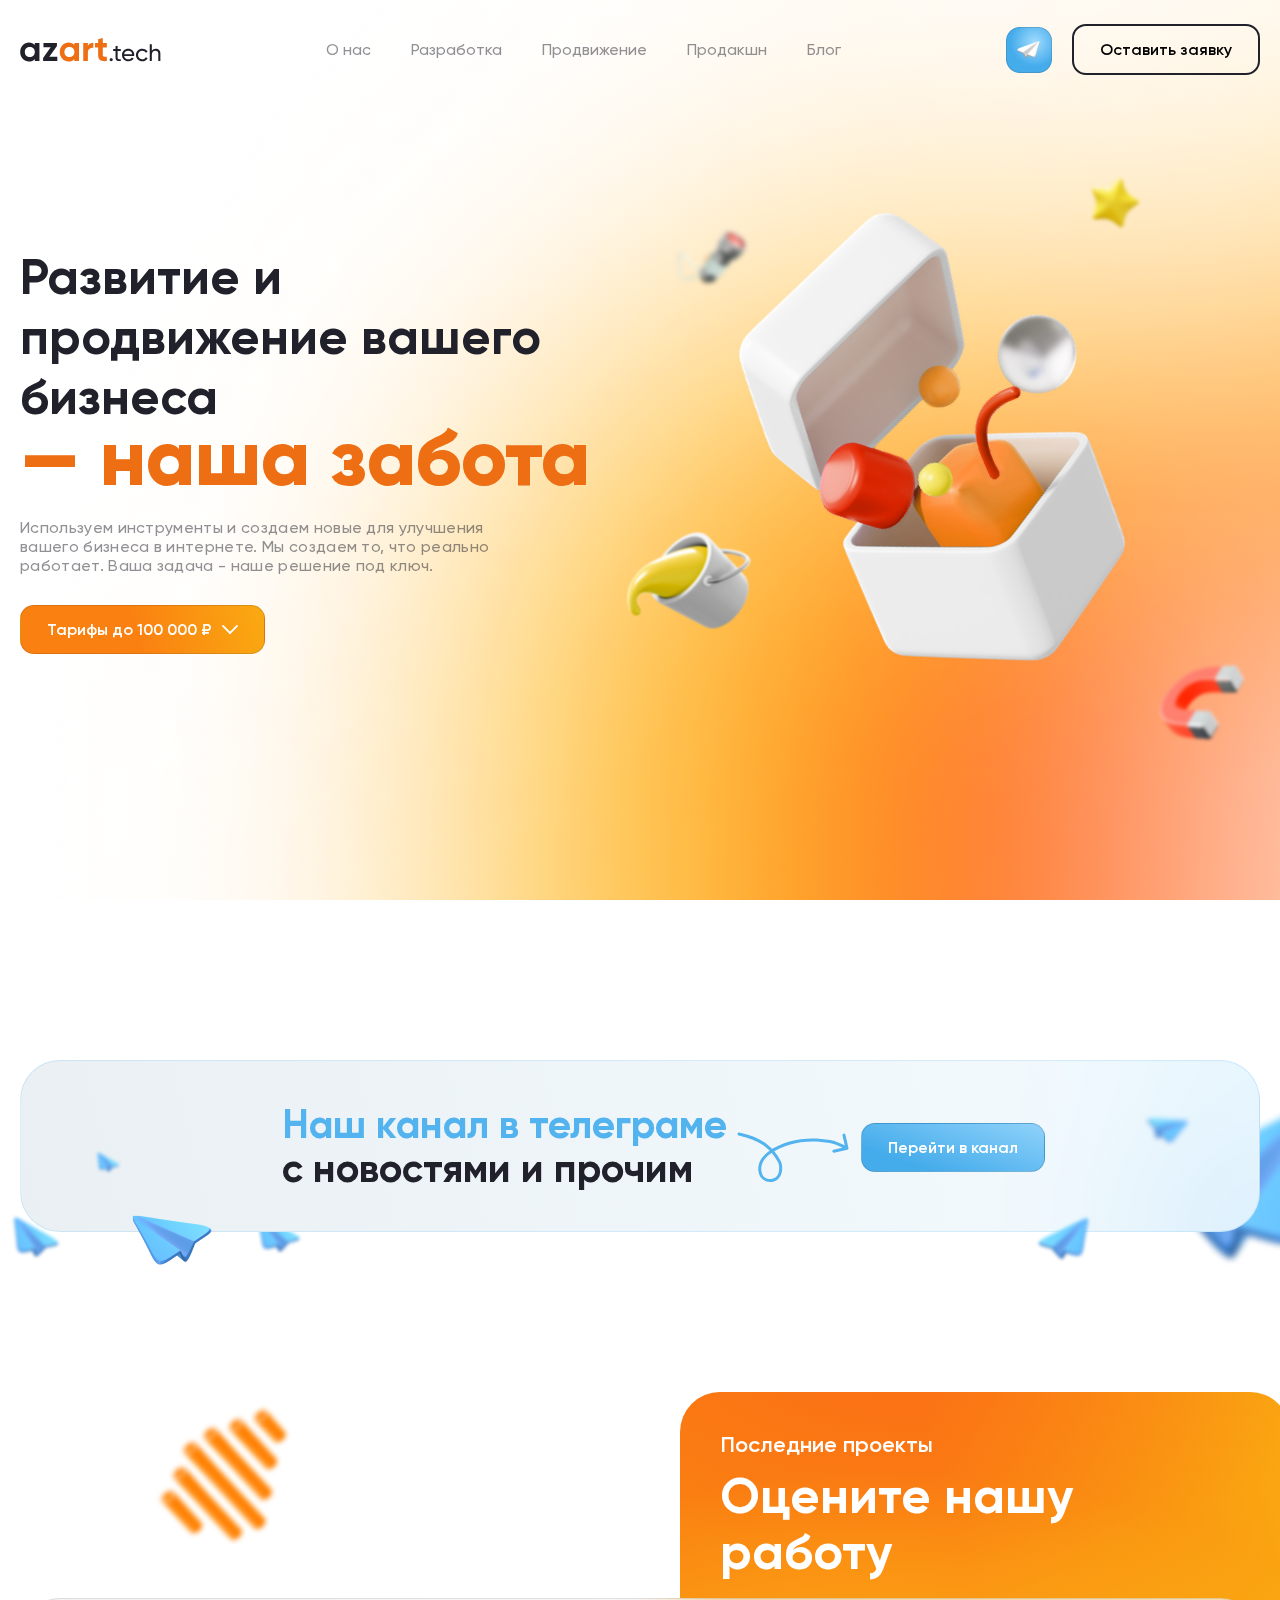
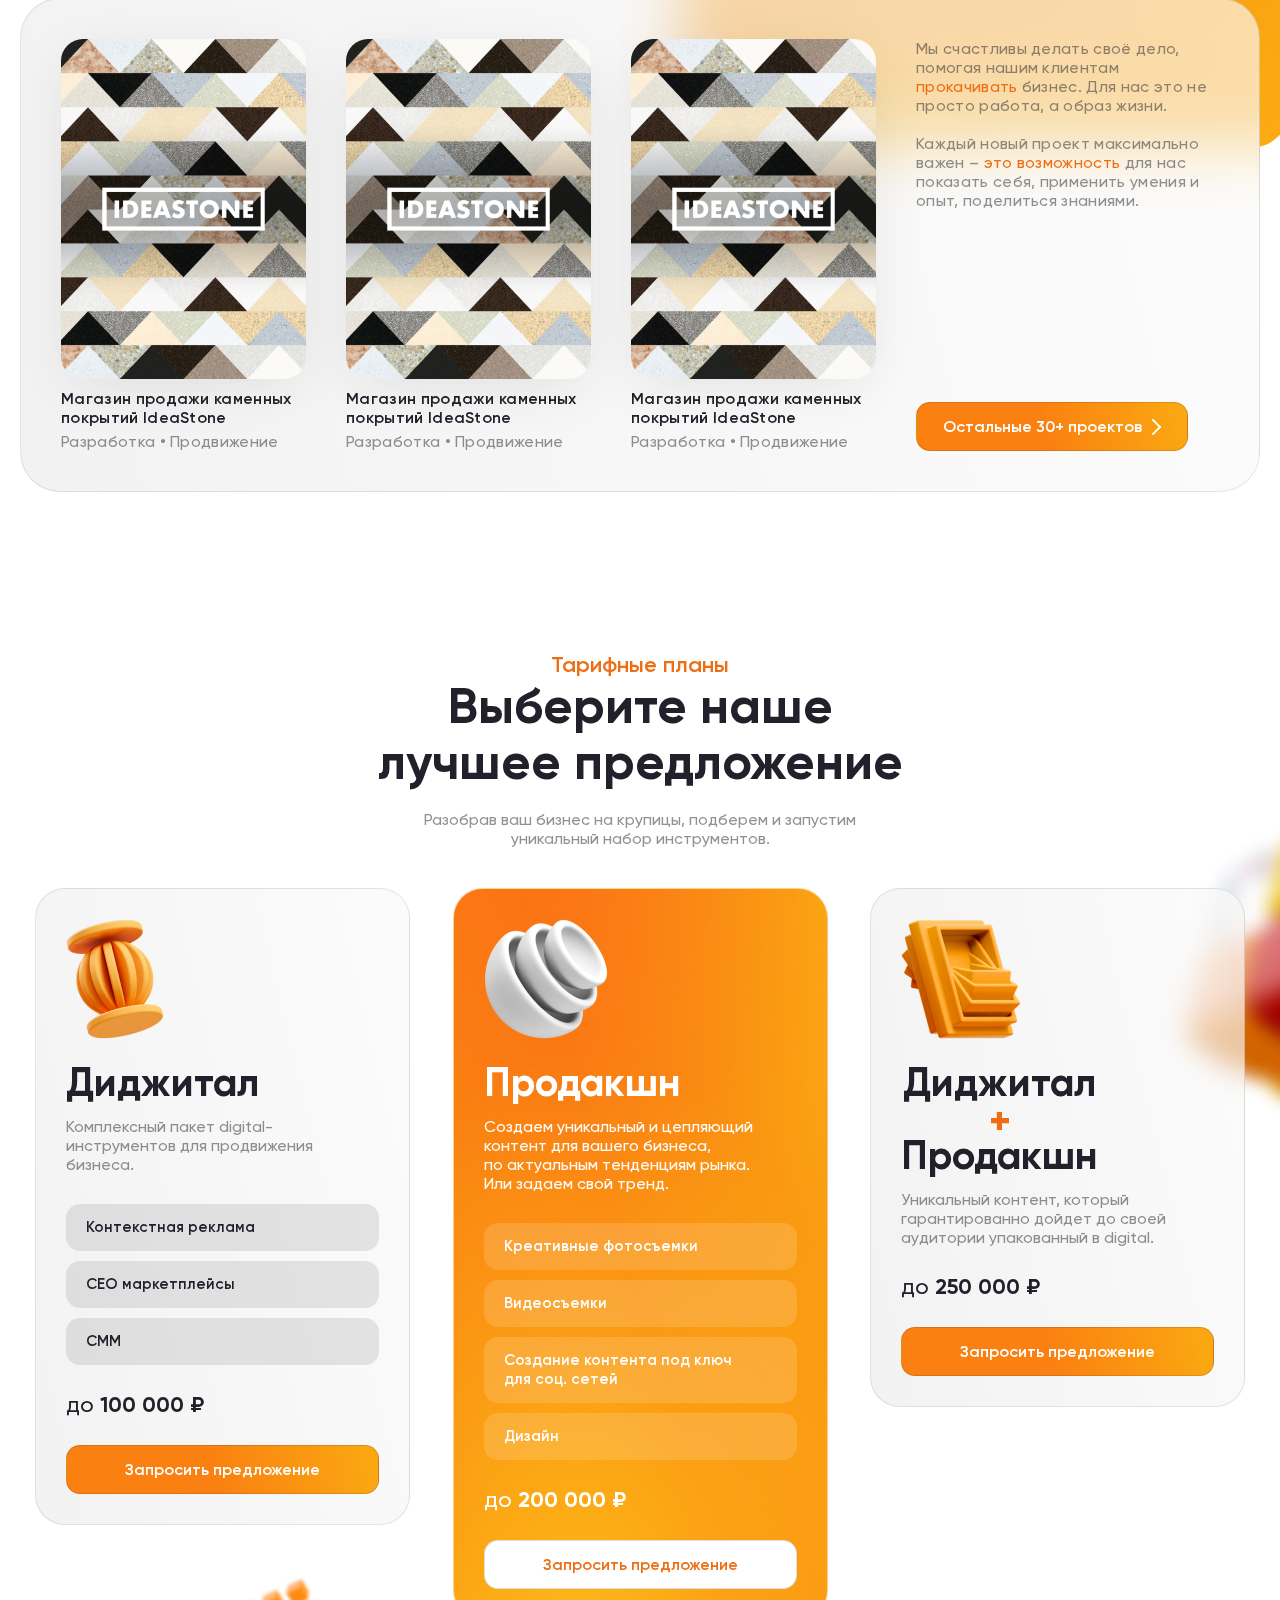
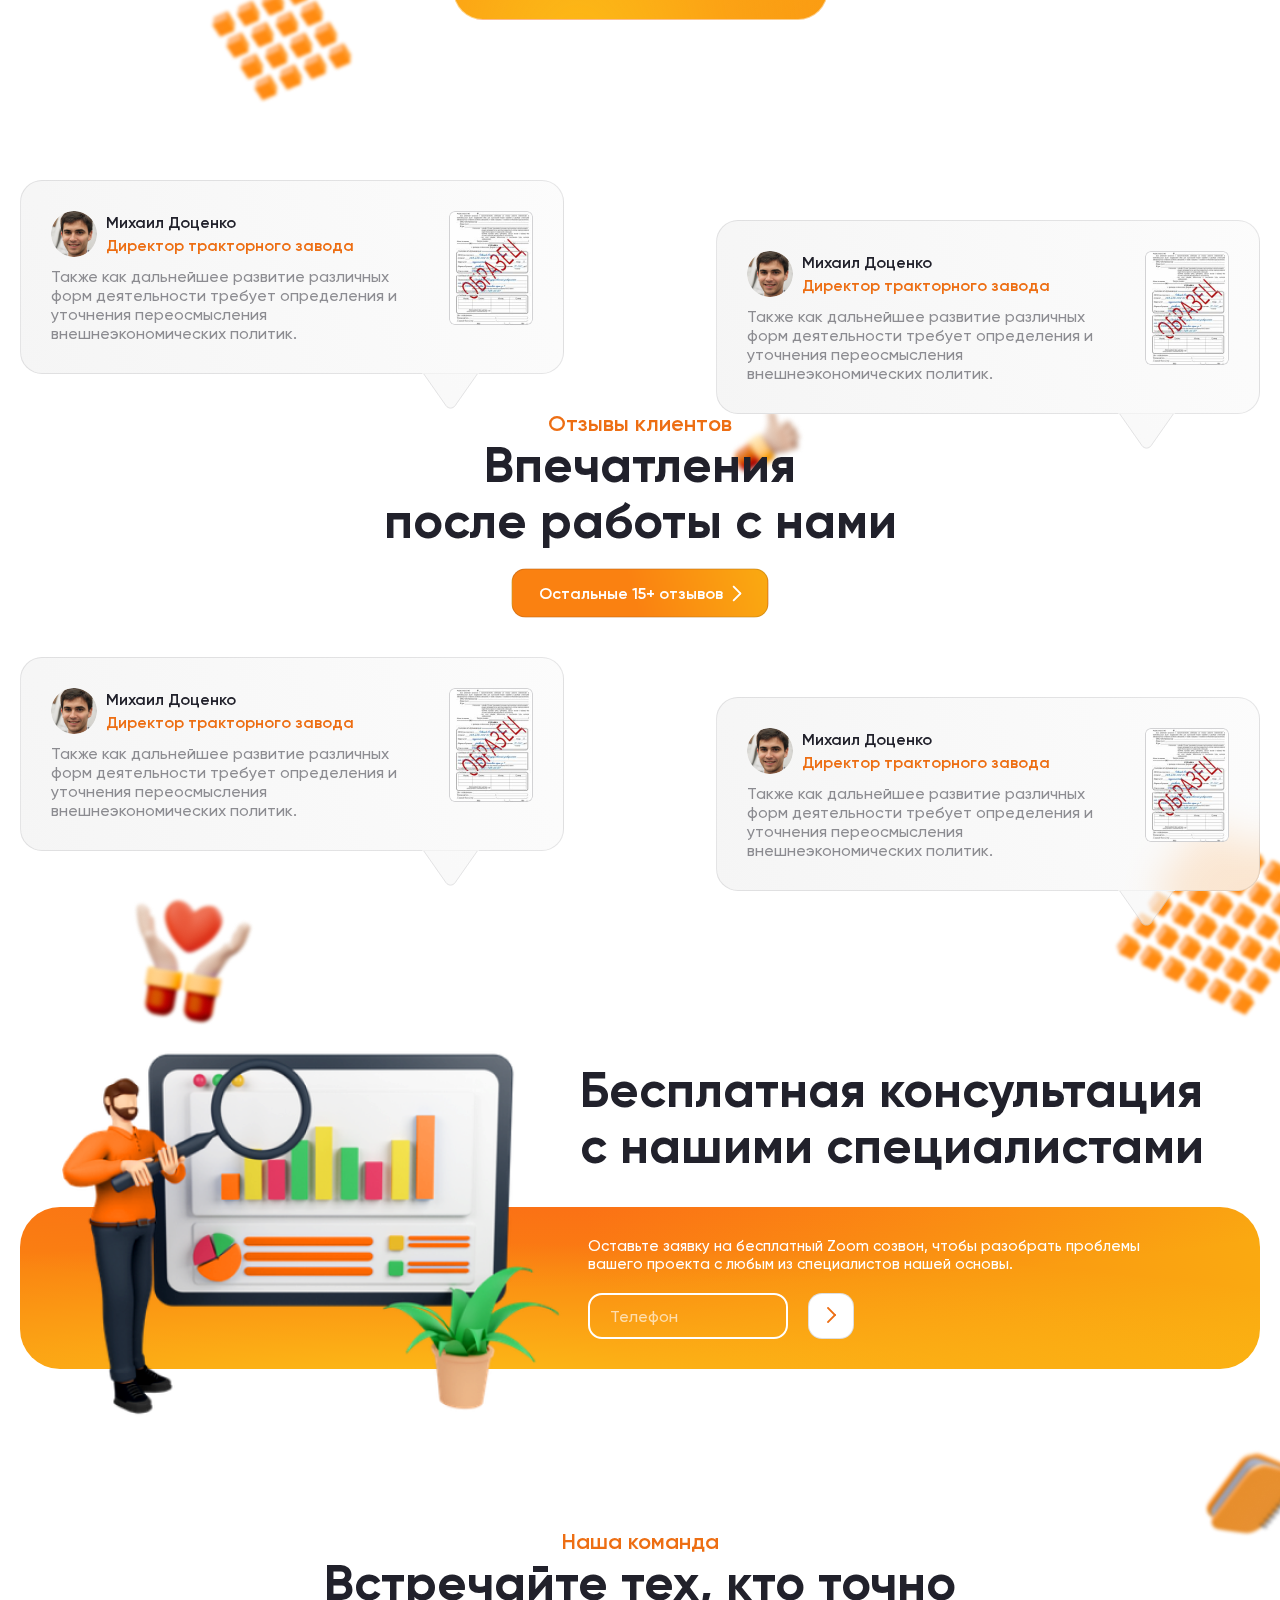
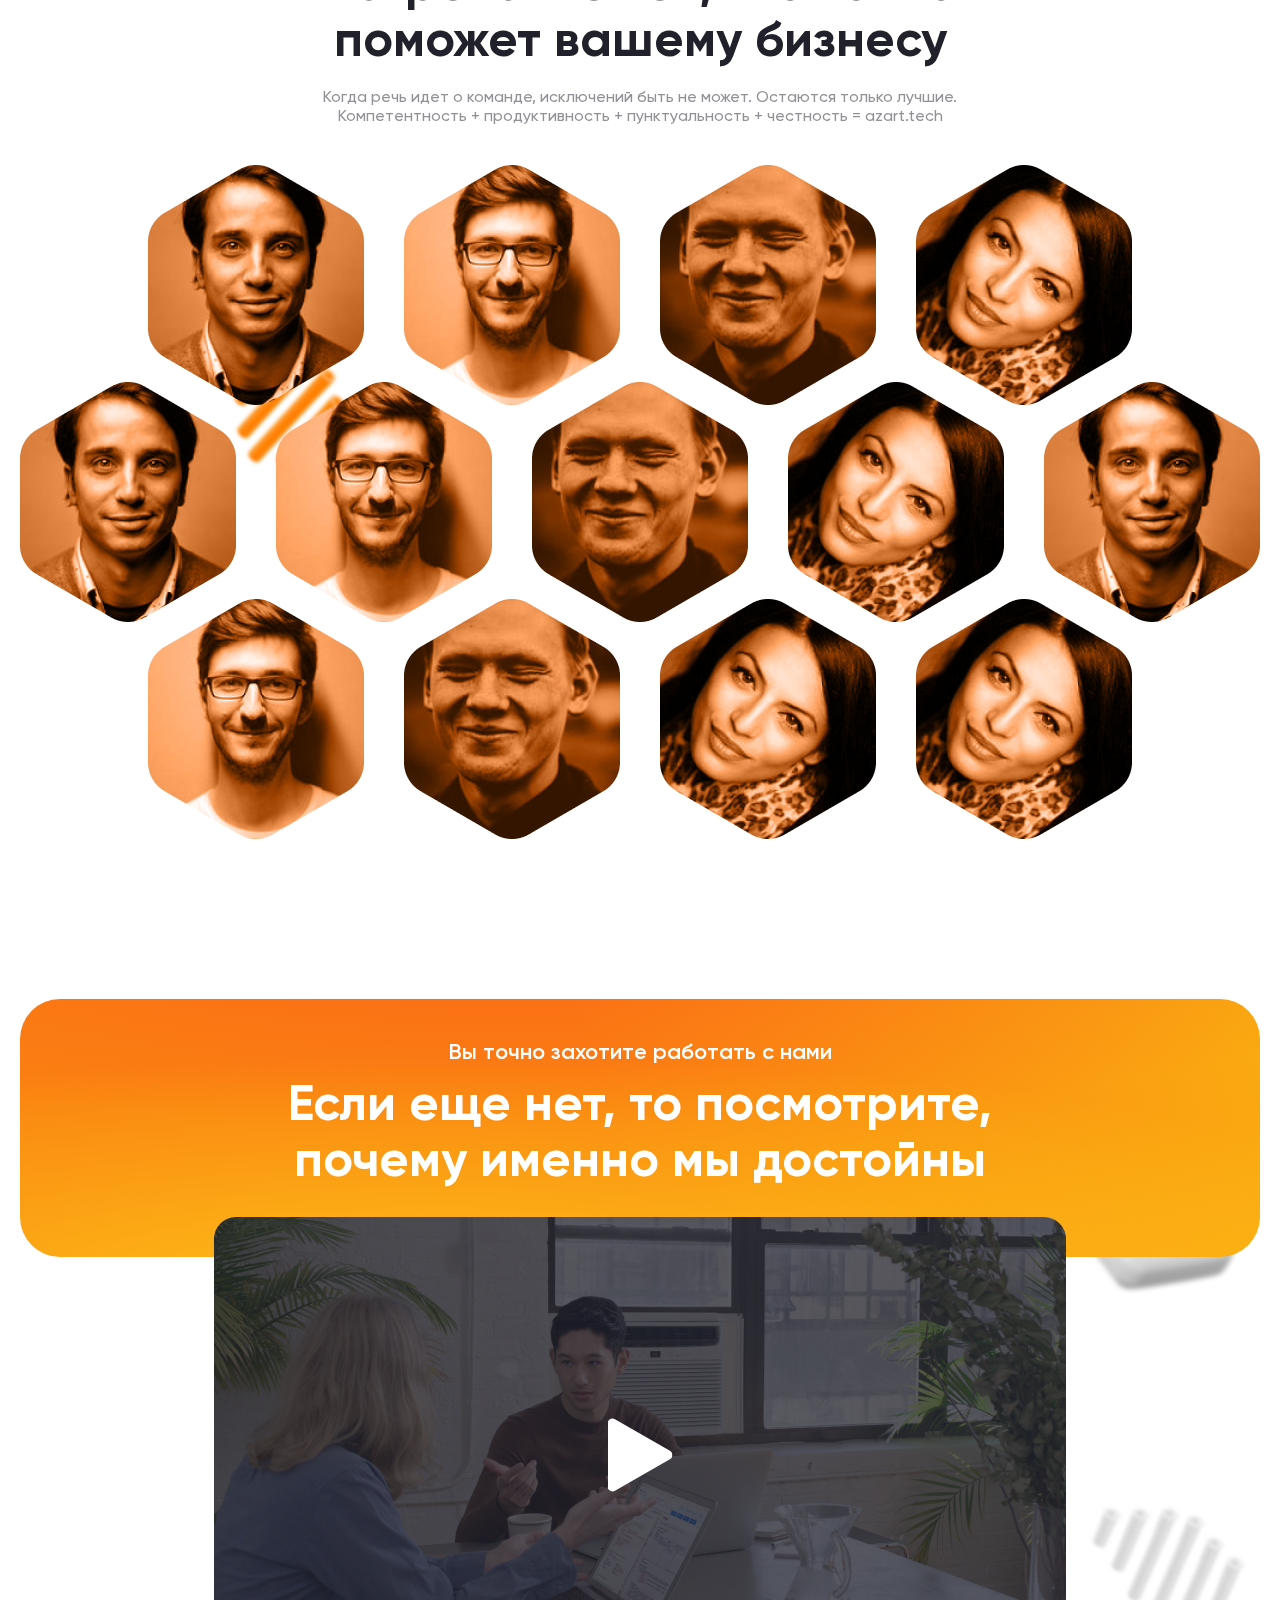
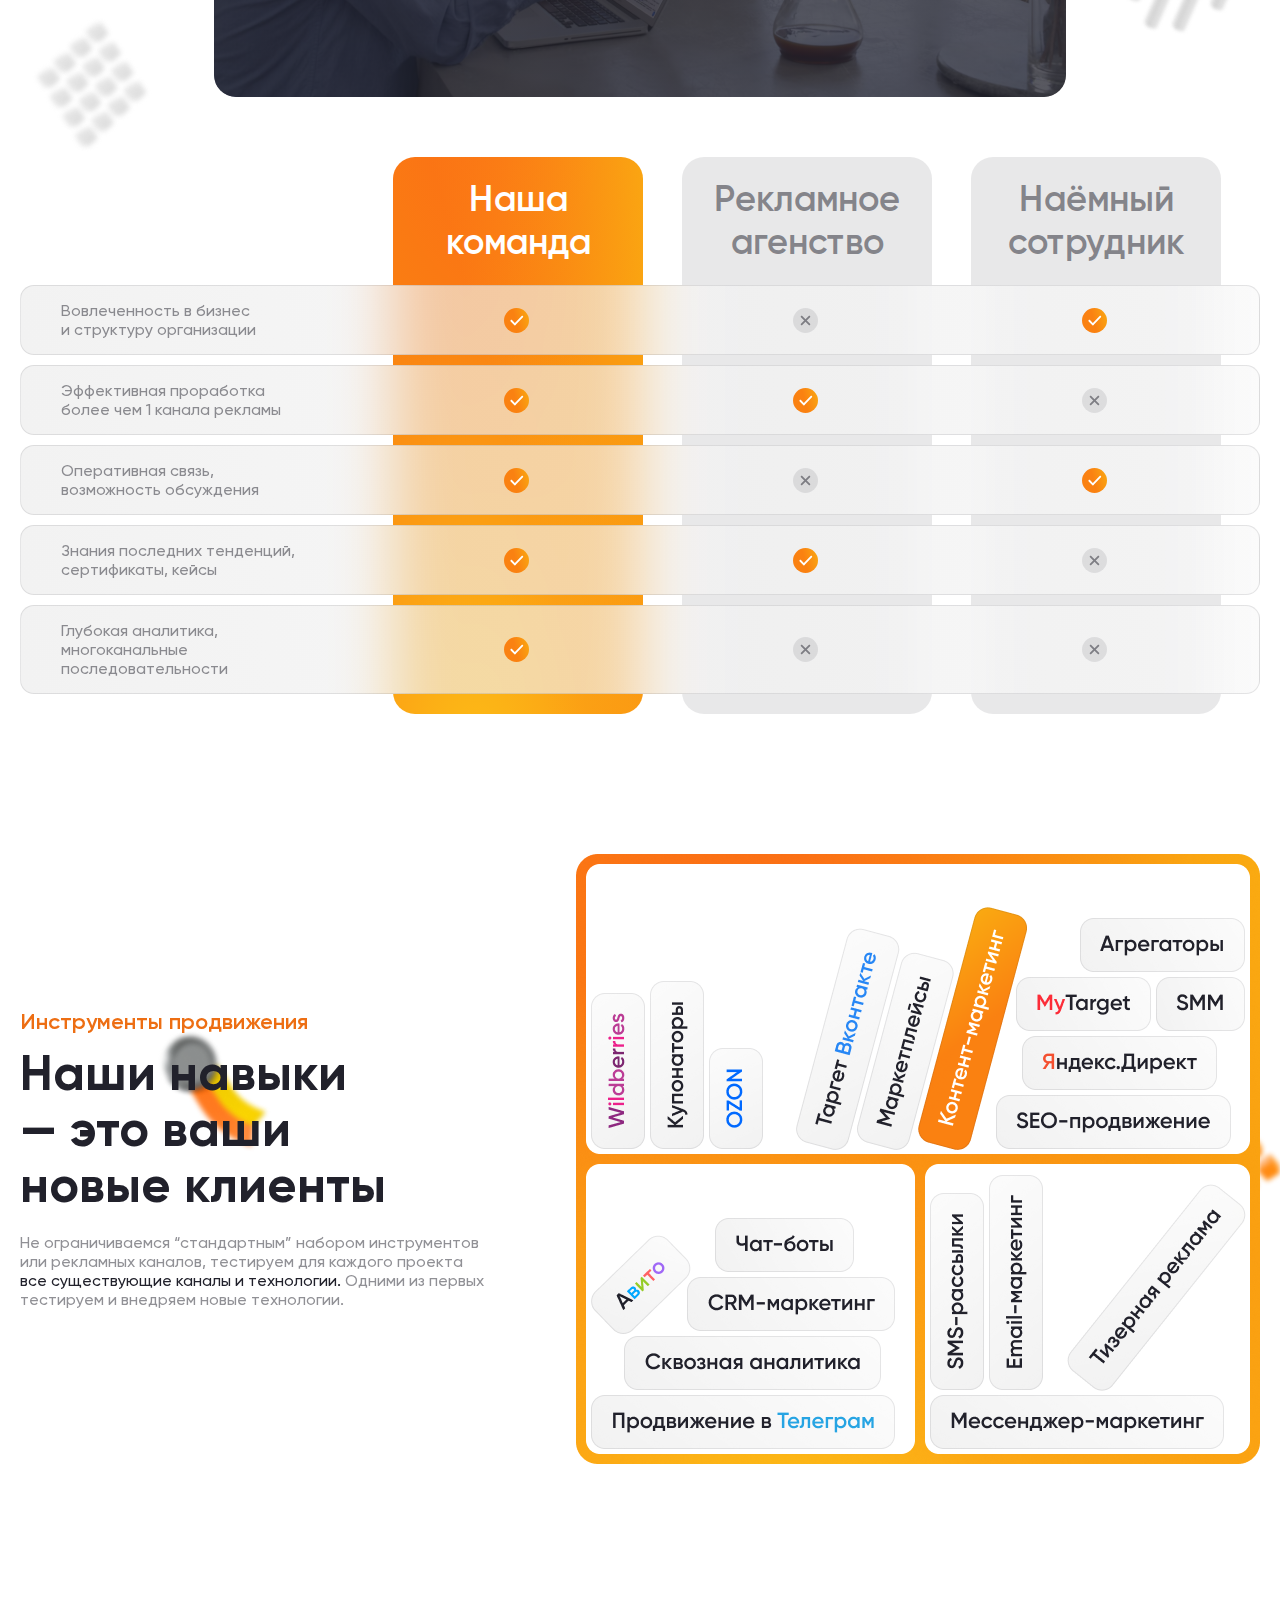
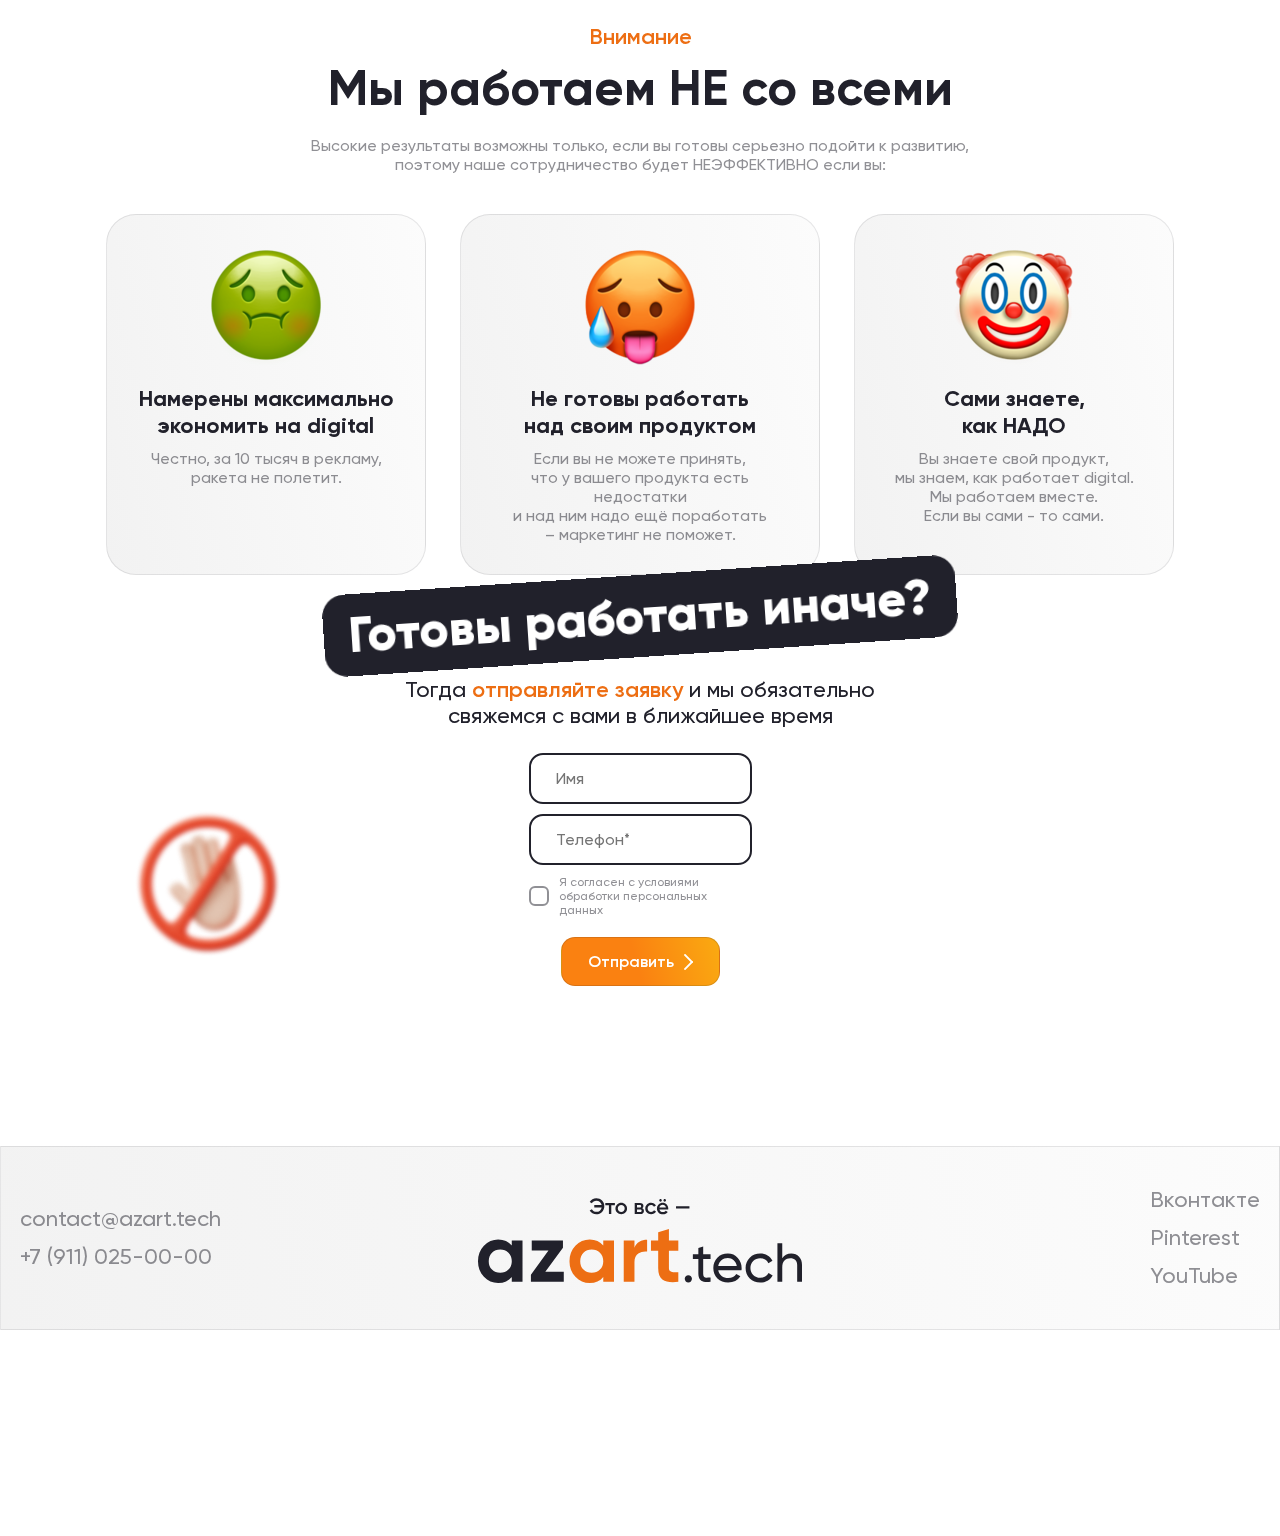
<file: index.html>
<!DOCTYPE html>
<html lang="ru">
<head>
    <meta charset="UTF-8">
    <meta http-equiv="X-UA-Compatible" content="IE=edge">
    <title>Home</title>
    <meta name="theme-color" content="#fff">
    <meta name="apple-mobile-web-app-status-bar-style" content="black-translucent">
    <meta name="viewport" content="width=device-width, user-scalable=no, initial-scale=1.0, maximum-scale=1.0, minimum-scale=1.0">
    <meta name="format-detection" content="telephone=no">
    <meta name="author" content="">
    <base href="">
    <link rel="canonical" href="/">
    <!-- page description -->
    <meta name="description" content="">
    <meta name="keywords" content="">
    <meta name="Copyright" content="">
    <!-- social networks -->
    <meta property="og:locale" content="ru_RU">
    <meta property="og:type" content="website">
    <meta property="og:title" content="">
    <meta property="og:description" content="">
    <meta property="og:image" content="">
    <meta property="og:url" content="">
    <meta property="og:site_name" content="">
    <!-- fancybox -->
    <link rel="stylesheet" href="bower_components/fancybox/dist/jquery.fancybox.min.css">
    <!-- styles files -->
    <link rel="stylesheet" href="assets/css/main.css">
    <link rel="stylesheet" href="assets/css/media.css">
</head>
<body>
    <!-- header -->
    <header class="header">
        <div class="container">
            <div class="header-wrapper f-center-jcsb">
                <a href="/" class="header-logo">
                    <img src="assets/img/logo.svg" alt="" class="header-logo__img">
                </a>
                <nav class="header-nav">
                    <ul class="header-menu f-center">
                        <li class="header-menu__item">
                            <a href="#" class="header-menu__link">
                                О нас
                            </a>
                        </li>
                        <li class="header-menu__item">
                            <a href="#" class="header-menu__link">
                                Разработка
                            </a>
                        </li>
                        <li class="header-menu__item">
                            <a href="#" class="header-menu__link">
                                Продвижение
                            </a>
                        </li>
                        <li class="header-menu__item">
                            <a href="#" class="header-menu__link">
                                Продакшн    
                            </a>
                        </li>
                        <li class="header-menu__item">
                            <a href="#" class="header-menu__link">
                                Блог
                            </a>
                        </li>
                    </ul>
                </nav>
                <div class="header-contacts f-center">
                    <a href="#" class="header-contacts__telegram">
                        <img src="assets/img/telegram-icon.png" alt="">
                    </a>
                    <button type="button" class="header-contacts__btn connect-btn">
                        <span class="header-contacts__btn-text">
                            Оставить заявку
                        </span>
                    </button>
                </div>
            </div>
        </div>
    </header>
    <!-- main -->
    <main>
        <!-- main -->
        <section class="main">
            <div class="container">
                <div class="main-wrapper f-center">
                    <div class="main-content">
                        <h1 class="main-content__title">
                            Развитие и продвижение
                            вашего бизнеса<br>  
                            <span>— наша забота</span>
                        </h1>
                        <p class="main-content__text">
                            Используем инструменты и создаем новые для улучшения вашего бизнеса в интернете. Мы создаем то, что реально работает. Ваша задача - наше решение под ключ.
                        </p>
                        <a href="#tarif" class="main-content__btn scroll-link main-btn f-center">
                            <span class="main-btn__text">
                                Тарифы до 100 000 ₽
                            </span>
                            <svg width="16" height="9" viewBox="0 0 16 9" fill="none" xmlns="http://www.w3.org/2000/svg">
                                <path d="M15.7701 0.503908C16.0766 0.808319 16.0766 1.30187 15.7701 1.60628L8.55501 8.77169C8.24849 9.0761 7.75152 9.0761 7.445 8.77169L7.16749 8.4961C6.86097 8.19169 6.86097 7.69814 7.16749 7.39373L14.3826 0.228315C14.6891 -0.0760963 15.1861 -0.0760962 15.4926 0.228315L15.7701 0.503908Z" fill="white"/>
                                <path d="M8.55501 8.77169C8.24849 9.0761 7.75152 9.0761 7.445 8.77169L0.229891 1.60627C-0.0766316 1.30186 -0.0766316 0.808312 0.229891 0.503901L0.507395 0.228308C0.813917 -0.0761035 1.31089 -0.0761034 1.61741 0.228308L8.83251 7.39372C9.13903 7.69813 9.13903 8.19168 8.83251 8.49609L8.55501 8.77169Z" fill="white"/>
                            </svg>
                        </a>
                    </div>
                    <div class="main-image">
                        <img src="assets/img/main-image.png" alt="" class="main-image__img rellax" data-rellax-speed="0.5">
                        <img src="assets/img/main-image-first.png" alt="" class="main-image__first rellax" data-rellax-speed="2">
                        <img src="assets/img/main-image-second.png" alt="" class="main-image__second rellax" data-rellax-speed="1">
                        <img src="assets/img/main-image-third.png" alt="" class="main-image__third rellax" data-rellax-speed="1">
                        <img src="assets/img/main-image-fourth.png" alt="" class="main-image__fourth rellax" data-rellax-speed="3">
                    </div>
                </div>
            </div>
        </section>
        <!-- telegram -->
        <section class="telegram">
            <div class="container">
                <div class="telegram-wrapper">
                    <div class="telegram-block f-center">
                        <h2 class="telegram-block__title">
                            <span>Наш канал в телеграме</span><br>
                            с новостями и прочим
                        </h2>
                        <figure class="telegram-block__svg">
                            <svg width="112" height="51" viewBox="0 0 112 51" fill="none" xmlns="http://www.w3.org/2000/svg">
                                <path d="M2.31012 0.532407C1.49959 0.361135 0.70368 0.879355 0.532407 1.68988C0.361135 2.50041 0.879355 3.29632 1.68988 3.46759L2.31012 0.532407ZM42.4789 29.8517L41.1358 30.5196L42.4789 29.8517ZM39.5 46.5L40.3823 47.7131L39.5 46.5ZM23.2958 41.0082L21.8363 41.3546L23.2958 41.0082ZM53 11L52.5531 9.56812L53 11ZM93 9.5L93.2712 8.02472L93 9.5ZM110.338 17.7037C111.145 17.517 111.648 16.7113 111.461 15.9042L108.418 2.75169C108.231 1.94459 107.426 1.44168 106.619 1.62843C105.812 1.81517 105.309 2.62084 105.495 3.42795L108.2 15.1191L96.5093 17.8241C95.7022 18.0109 95.1993 18.8165 95.3861 19.6236C95.5728 20.4307 96.3785 20.9336 97.1856 20.7469L110.338 17.7037ZM1.68988 3.46759C22.6378 7.89409 34.41 16.9939 41.1358 30.5196L43.822 29.1838C36.6045 14.6694 23.9538 5.10591 2.31012 0.532407L1.68988 3.46759ZM41.1358 30.5196C41.981 32.2193 42.462 35.1734 42.1087 38.1694C41.7547 41.1703 40.6123 43.8363 38.6177 45.2869L40.3823 47.7131C43.3323 45.5676 44.6855 41.9332 45.088 38.5208C45.4911 35.1034 44.9893 31.5314 43.822 29.1838L41.1358 30.5196ZM38.6177 45.2869C36.2566 47.0041 33.1445 47.4812 30.4381 46.6931C27.7755 45.9176 25.5312 43.9314 24.7552 40.6618L21.8363 41.3546C22.8825 45.7627 25.9904 48.5224 29.5993 49.5734C33.1645 50.6117 37.2434 49.9959 40.3823 47.7131L38.6177 45.2869ZM24.7552 40.6618C22.9453 33.0361 26.4487 27.1576 32.3771 22.5039C38.3476 17.8172 46.5573 14.5821 53.4469 12.4319L52.5531 9.56812C45.5735 11.7465 36.9363 15.1111 30.5247 20.1442C24.0709 25.2102 19.6568 32.1716 21.8363 41.3546L24.7552 40.6618ZM53.4469 12.4319C65.1599 8.77623 79.6747 8.57542 92.7288 10.9753L93.2712 8.02472C79.8654 5.5602 64.8401 5.73335 52.5531 9.56812L53.4469 12.4319ZM92.7288 10.9753C94.9809 11.3893 98.1336 12.4147 101.252 13.6661C104.367 14.9158 107.329 16.3434 109.206 17.5148L110.794 14.9699C108.709 13.668 105.567 12.1649 102.37 10.8819C99.1767 9.60073 95.8106 8.49157 93.2712 8.02472L92.7288 10.9753Z" fill="#53B3EE"/>
                            </svg>
                        </figure>
                        <a href="#" class="telegram-block__link blue-btn">
                            <span class="blue-btn__text">
                                Перейти в канал
                            </span>
                        </a>
                        <div class="telegram-block__left rellax" data-rellax-speed="0.5">
                            <img src="assets/img/telegram-left.png" alt="">
                        </div>
                        <div class="telegram-block__right rellax" data-rellax-speed="0.5">
                            <img src="assets/img/telegram-right.png" alt="">
                        </div>
                    </div>
                    <div class="telegram-block__bottom">
                        <img src="assets/img/telegram-bottom.png" alt="">
                    </div>
                    <div class="telegram-block__back">
                        <img src="assets/img/telegram-back.png" alt="">
                    </div>
                </div>
            </div>
        </section>
        <!-- work -->
        <section class="work">
            <div class="container">
                <div class="work-image rellax" data-rellax-speed="0.5">
                    <img src="assets/img/work-bg.png" alt="">
                </div>
                <div class="work-content">
                    <p class="work-content__section">
                        Последние проекты
                    </p>
                    <h2 class="work-content__title section-title">
                        Оцените нашу работу
                    </h2>
                </div>
                <div class="work-block flex">
                    <ul class="work-list flex">
                        <li class="work-list__item">
                            <a href="#" class="work-list__image">
                                <img src="assets/img/work-img.jpg" alt="">
                            </a>
                            <h3 class="work-list__title">
                                Магазин продажи каменных покрытий IdeaStone
                            </h3>
                            <p class="work-list__text">
                                Разработка • Продвижение
                            </p>
                        </li>
                        <li class="work-list__item">
                            <a href="#" class="work-list__image">
                                <img src="assets/img/work-img.jpg" alt="">
                            </a>
                            <h3 class="work-list__title">
                                Магазин продажи каменных покрытий IdeaStone
                            </h3>
                            <p class="work-list__text">
                                Разработка • Продвижение
                            </p>
                        </li>
                        <li class="work-list__item">
                            <a href="#" class="work-list__image">
                                <img src="assets/img/work-img.jpg" alt="">
                            </a>
                            <h3 class="work-list__title">
                                Магазин продажи каменных покрытий IdeaStone
                            </h3>
                            <p class="work-list__text">
                                Разработка • Продвижение
                            </p>
                        </li>
                    </ul>
                    <div class="work-block__content">
                        <p class="work-block__text">
                            Мы счастливы делать своё дело, помогая нашим клиентам <span>прокачивать</span> бизнес. Для нас это не просто работа, а образ жизни.
                            <br><br>
                            Каждый новый проект максимально важен – <span>это возможность</span> для нас показать себя, применить умения и опыт, поделиться знаниями.
                        </p>
                        <a href="#" class="work-block__btn main-btn f-center">
                            <span class="main-btn__text">
                                Остальные 30+ проектов
                            </span>
                            <svg width="9" height="16" viewBox="0 0 9 16" fill="none" xmlns="http://www.w3.org/2000/svg">
                                <path d="M0.503908 0.229892C0.808319 -0.0766306 1.30187 -0.0766305 1.60628 0.229892L8.77169 7.44499C9.0761 7.75151 9.0761 8.24848 8.77169 8.555L8.4961 8.83251C8.19169 9.13903 7.69814 9.13903 7.39373 8.83251L0.228315 1.61741C-0.0760963 1.31089 -0.0760962 0.813917 0.228315 0.507395L0.503908 0.229892Z" fill="white"/>
                                <path d="M8.77169 7.44499C9.0761 7.75151 9.0761 8.24848 8.77169 8.555L1.60627 15.7701C1.30186 16.0766 0.808313 16.0766 0.503901 15.7701L0.228308 15.4926C-0.0761029 15.1861 -0.0761028 14.6891 0.228309 14.3826L7.39372 7.16749C7.69813 6.86097 8.19168 6.86097 8.49609 7.16749L8.77169 7.44499Z" fill="white"/>
                            </svg>
                        </a>
                    </div>
                </div>
            </div>
        </section>
        <!-- tarif -->
        <section class="tarif" id="tarif">
            <div class="container">
                <div class="section-content">
                    <p class="section-content__type">
                        Тарифные планы
                    </p>
                    <h2 class="section-title">
                        Выберите наше<br>
                        лучшее предложение
                    </h2>
                    <p class="section-content__text">
                        Разобрав ваш бизнес на крупицы, подберем и запустим<br>
                        уникальный набор инструментов.
                    </p>
                </div>
                <ul class="tarif-list f-jcsb">
                    <li class="tarif-list__item">
                        <div class="tarif-list__image">
                            <img src="assets/img/tarif-1.png" alt="">
                        </div>
                        <h3 class="tarif-list__title">
                            Диджитал
                        </h3>
                        <p class="tarif-list__text">
                            Комплексный пакет digital-инструментов для продвижения бизнеса.
                        </p>
                        <ul class="tarif-services">
                            <li class="tarif-services__item">
                                <p class="tarif-services__text">
                                    Контекстная реклама
                                </p>
                            </li>
                            <li class="tarif-services__item">
                                <p class="tarif-services__text">
                                    CEO маркетплейсы
                                </p>
                            </li>
                            <li class="tarif-services__item">
                                <p class="tarif-services__text">
                                    СММ
                                </p>
                            </li>
                        </ul>
                        <p class="tarif-services__price">
                            до <span>100 000 ₽</span>
                        </p>
                        <button type="button" class="main-btn tarif-services__btn proposal-btn">
                            <span class="main-btn__text">
                                Запросить предложение
                            </span>
                        </button>
                    </li>
                    <li class="tarif-list__item tarif-list__item_accent">
                        <div class="tarif-list__image">
                            <img src="assets/img/tarif-2.png" alt="">
                        </div>
                        <h3 class="tarif-list__title">
                            Продакшн
                        </h3>
                        <p class="tarif-list__text">
                            Создаем уникальный и цепляющий контент для вашего бизнеса,<br>
                            по актуальным тенденциям рынка. <br>
                            Или задаем свой тренд.
                        </p>
                        <ul class="tarif-services">
                            <li class="tarif-services__item">
                                <p class="tarif-services__text">
                                    Креативные фотосъемки
                                </p>
                            </li>
                            <li class="tarif-services__item">
                                <p class="tarif-services__text">
                                    Видеосъемки
                                </p>
                            </li>
                            <li class="tarif-services__item">
                                <p class="tarif-services__text">
                                    Создание контента под ключ <br>
                                    для соц. сетей
                                </p>
                            </li>
                            <li class="tarif-services__item">
                                <p class="tarif-services__text">
                                    Дизайн
                                </p>
                            </li>
                        </ul>
                        <p class="tarif-services__price">
                            до <span>200 000 ₽</span>
                        </p>
                        <button type="button" class="main-btn tarif-services__btn proposal-btn">
                            <span class="main-btn__text">
                                Запросить предложение
                            </span>
                        </button>
                    </li>
                    <li class="tarif-list__item">
                        <div class="tarif-list__image">
                            <img src="assets/img/tarif-3.png" alt="">
                        </div>
                        <h3 class="tarif-list__title">
                            Диджитал<br>
                            <span>+</span>
                            Продакшн
                        </h3>
                        <p class="tarif-list__text">
                            Уникальный контент, который гарантированно дойдет до своей аудитории упакованный в digital.
                        </p>
                        <p class="tarif-services__price">
                            до <span>250 000 ₽</span>
                        </p>
                        <button type="button" class="main-btn tarif-services__btn proposal-btn">
                            <span class="main-btn__text">
                                Запросить предложение
                            </span>
                        </button>
                    </li>
                </ul>
                <div class="tarif-cube rellax" data-rellax-speed="1">
                    <img src="assets/img/tarif-cube.png" alt="">
                </div>
                <div class="tarif-figure rellax" data-rellax-speed="0.5">
                    <img src="assets/img/cube-figure.png" alt="">
                </div>
            </div>
        </section>
        <!-- reviews -->
        <section class="reviews">
            <div class="container">
                <div class="section-content">
                    <p class="section-content__type">
                        Отзывы клиентов
                    </p>
                    <h2 class="section-title">
                        Впечатления<br>
                        после работы с нами
                    </h2>
                    <a href="#" class="section-content__btn main-btn f-center">
                        Остальные 15+ отзывов
                        <svg width="9" height="16" viewBox="0 0 9 16" fill="none" xmlns="http://www.w3.org/2000/svg">
                            <path d="M0.503908 0.229892C0.808319 -0.0766306 1.30187 -0.0766305 1.60628 0.229892L8.77169 7.44499C9.0761 7.75151 9.0761 8.24848 8.77169 8.555L8.4961 8.83251C8.19169 9.13903 7.69814 9.13903 7.39373 8.83251L0.228315 1.61741C-0.0760963 1.31089 -0.0760962 0.813917 0.228315 0.507395L0.503908 0.229892Z" fill="white"/>
                            <path d="M8.77169 7.44499C9.0761 7.75151 9.0761 8.24848 8.77169 8.555L1.60627 15.7701C1.30186 16.0766 0.808313 16.0766 0.503901 15.7701L0.228308 15.4926C-0.0761029 15.1861 -0.0761028 14.6891 0.228309 14.3826L7.39372 7.16749C7.69813 6.86097 8.19168 6.86097 8.49609 7.16749L8.77169 7.44499Z" fill="white"/>
                        </svg>
                    </a>
                </div>
                <div class="reviews-top rellax" data-rellax-speed="1">
                    <img src="assets/img/reviews-top.png" alt="">
                </div>
                <ul class="reviews-list f-jcsb">
                    <li class="reviews-list__item">
                        <div class="reviews-list__offer f-jcsb">
                            <div class="reviews-list__content">
                                <div class="reviews-list__author f-center">
                                    <div class="reviews-list__image">
                                        <img src="assets/img/reviews-img.png" alt="">
                                    </div>
                                    <div class="reviews-list__info">
                                        <h3 class="reviews-list__title">
                                            Михаил Доценко
                                        </h3>
                                        <p class="reviews-list__rank">
                                            Директор тракторного завода
                                        </p>
                                    </div>
                                </div>
                                <p class="reviews-list__text">
                                    Также как дальнейшее развитие различных форм деятельности требует определения и уточнения переосмысления внешнеэкономических политик.
                                </p>
                            </div>
                            <a href="assets/img/reviews-doc.png" class="reviews-list__document" data-fancybox="">
                                <img src="assets/img/reviews-doc.png" alt="">
                            </a>
                        </div>
                    </li>
                    <li class="reviews-list__item">
                        <div class="reviews-list__offer f-jcsb">
                            <div class="reviews-list__content">
                                <div class="reviews-list__author f-center">
                                    <div class="reviews-list__image">
                                        <img src="assets/img/reviews-img.png" alt="">
                                    </div>
                                    <div class="reviews-list__info">
                                        <h3 class="reviews-list__title">
                                            Михаил Доценко
                                        </h3>
                                        <p class="reviews-list__rank">
                                            Директор тракторного завода
                                        </p>
                                    </div>
                                </div>
                                <p class="reviews-list__text">
                                    Также как дальнейшее развитие различных форм деятельности требует определения и уточнения переосмысления внешнеэкономических политик.
                                </p>
                            </div>
                            <a href="assets/img/reviews-doc.png" class="reviews-list__document" data-fancybox="">
                                <img src="assets/img/reviews-doc.png" alt="">
                            </a>
                        </div>
                    </li>
                    <li class="reviews-list__item">
                        <div class="reviews-list__offer f-jcsb">
                            <div class="reviews-list__content">
                                <div class="reviews-list__author f-center">
                                    <div class="reviews-list__image">
                                        <img src="assets/img/reviews-img.png" alt="">
                                    </div>
                                    <div class="reviews-list__info">
                                        <h3 class="reviews-list__title">
                                            Михаил Доценко
                                        </h3>
                                        <p class="reviews-list__rank">
                                            Директор тракторного завода
                                        </p>
                                    </div>
                                </div>
                                <p class="reviews-list__text">
                                    Также как дальнейшее развитие различных форм деятельности требует определения и уточнения переосмысления внешнеэкономических политик.
                                </p>
                            </div>
                            <a href="assets/img/reviews-doc.png" class="reviews-list__document" data-fancybox="">
                                <img src="assets/img/reviews-doc.png" alt="">
                            </a>
                        </div>
                    </li>
                    <li class="reviews-list__item">
                        <div class="reviews-list__offer f-jcsb">
                            <div class="reviews-list__content">
                                <div class="reviews-list__author f-center">
                                    <div class="reviews-list__image">
                                        <img src="assets/img/reviews-img.png" alt="">
                                    </div>
                                    <div class="reviews-list__info">
                                        <h3 class="reviews-list__title">
                                            Михаил Доценко
                                        </h3>
                                        <p class="reviews-list__rank">
                                            Директор тракторного завода
                                        </p>
                                    </div>
                                </div>
                                <p class="reviews-list__text">
                                    Также как дальнейшее развитие различных форм деятельности требует определения и уточнения переосмысления внешнеэкономических политик.
                                </p>
                            </div>
                            <a href="assets/img/reviews-doc.png" class="reviews-list__document" data-fancybox="">
                                <img src="assets/img/reviews-doc.png" alt="">
                            </a>
                        </div>
                    </li>
                </ul>
                <div class="reviews-left rellax" data-rellax-speed="1">
                    <img src="assets/img/reviews-left.png" alt="">
                </div>
                <div class="reviews-right rellax" data-rellax-speed="1">
                    <img src="assets/img/reviews-right.png" alt="">
                </div>
            </div>
        </section>
        <!-- consult -->
        <section class="consult">
            <div class="container">
                <div class="consult-wrapper f-jcsb">
                    <div class="consult-image">
                        <img src="assets/img/consult-img.png" alt="">
                    </div>
                    <div class="consult-content">
                        <h2 class="section-title">
                            Бесплатная консультация<br>
                            с нашими специалистами
                        </h2>
                    </div>
                </div>
                <form action="#" class="consult-form">
                    <div class="consult-form__block">
                        <p class="consult-form__text">
                            Оставьте заявку на бесплатный Zoom созвон, чтобы разобрать проблемы<br>
                            вашего проекта с любым из специалистов нашей основы.
                        </p>
                        <div class="consult-offer f-center">
                            <div class="consult-offer__phone focus-area">
                                <p class="consult-offer__enter focus-text">
                                    Телефон
                                </p>
                                <input type="tel" name="phone" placeholder="Телефон" required>
                            </div>
                            <button class="consult-btn">
                                <svg width="9" height="16" viewBox="0 0 9 16" fill="none" xmlns="http://www.w3.org/2000/svg">
                                    <path d="M0.503908 0.229403C0.808319 -0.0771188 1.30187 -0.0771188 1.60628 0.229403L8.77169 7.4445C9.0761 7.75102 9.0761 8.24799 8.77169 8.55451L8.4961 8.83202C8.19169 9.13854 7.69814 9.13854 7.39373 8.83202L0.228315 1.61692C-0.0760963 1.3104 -0.0760962 0.813429 0.228315 0.506907L0.503908 0.229403Z" fill="#ED6E13"/>
                                    <path d="M8.77169 7.4445C9.0761 7.75102 9.0761 8.24799 8.77169 8.55451L1.60627 15.7696C1.30186 16.0761 0.808313 16.0761 0.503901 15.7696L0.228308 15.4921C-0.0761029 15.1856 -0.0761028 14.6886 0.228309 14.3821L7.39372 7.16701C7.69813 6.86048 8.19168 6.86048 8.49609 7.16701L8.77169 7.4445Z" fill="#ED6E13"/>
                                </svg>
                            </button>
                        </div>
                    </div>
                </form>
                <div class="consult-book rellax" data-rellax-speed="1">
                    <img src="assets/img/consult-book.png" alt="">
                </div>
            </div>
        </section>
        <!-- team -->
        <section class="team">
            <div class="container">
                <div class="section-content">
                    <p class="section-content__type">
                        Наша команда
                    </p>
                    <h2 class="section-title">
                        Встречайте тех, кто точно<br>
                        поможет вашему бизнесу
                    </h2>
                    <p class="section-content__text">
                        Когда речь идет о команде, исключений быть не может. Остаются только лучшие.<br>
                        Компетентность + продуктивность + пунктуальность + честность = azart.tech
                    </p>
                </div>
                <ul class="team-list f-center-center">
                    <li class="team-list__item">
                        <div class="team-list__card">
                            <img src="assets/img/team-1.png" alt="">
                            <div class="team-list__content f-center-center">
                                <div class="team-list__info">
                                    <h3 class="team-list__title">
                                        Екатерина<br>
                                        Васильева
                                    </h3>
                                    <p class="team-list__rank">
                                        Рекламный<br>
                                        менеджер
                                    </p>
                                </div>
                                <div class="team-list__bg"><img src="assets/img/team-bg.svg"></div>
                            </div>
                        </div>
                    </li>
                    <li class="team-list__item">
                        <div class="team-list__card">
                            <img src="assets/img/team-2.png" alt="">
                            <div class="team-list__content f-center-center">
                                <div class="team-list__info">
                                    <h3 class="team-list__title">
                                        Екатерина<br>
                                        Васильева
                                    </h3>
                                    <p class="team-list__rank">
                                        Рекламный<br>
                                        менеджер
                                    </p>
                                </div>
                                <div class="team-list__bg"><img src="assets/img/team-bg.svg"></div>
                            </div>
                        </div>
                    </li>
                    <li class="team-list__item">
                        <div class="team-list__card">
                            <img src="assets/img/team-3.png" alt="">
                            <div class="team-list__content f-center-center">
                                <div class="team-list__info">
                                    <h3 class="team-list__title">
                                        Екатерина<br>
                                        Васильева
                                    </h3>
                                    <p class="team-list__rank">
                                        Рекламный<br>
                                        менеджер
                                    </p>
                                </div>
                                <div class="team-list__bg"><img src="assets/img/team-bg.svg"></div>
                            </div>
                        </div>
                    </li>
                    <li class="team-list__item">
                        <div class="team-list__card">
                            <img src="assets/img/team-4.png" alt="">
                            <div class="team-list__content f-center-center">
                                <div class="team-list__info">
                                    <h3 class="team-list__title">
                                        Екатерина<br>
                                        Васильева
                                    </h3>
                                    <p class="team-list__rank">
                                        Рекламный<br>
                                        менеджер
                                    </p>
                                </div>
                                <div class="team-list__bg"><img src="assets/img/team-bg.svg"></div>
                            </div>
                        </div>
                    </li>
                    <li class="team-list__item">
                        <div class="team-list__card">
                            <img src="assets/img/team-1.png" alt="">
                            <div class="team-list__content f-center-center">
                                <div class="team-list__info">
                                    <h3 class="team-list__title">
                                        Екатерина<br>
                                        Васильева
                                    </h3>
                                    <p class="team-list__rank">
                                        Рекламный<br>
                                        менеджер
                                    </p>
                                </div>
                                <div class="team-list__bg"><img src="assets/img/team-bg.svg"></div>
                            </div>
                        </div>
                    </li>
                    <li class="team-list__item">
                        <div class="team-list__card">
                            <img src="assets/img/team-2.png" alt="">
                            <div class="team-list__content f-center-center">
                                <div class="team-list__info">
                                    <h3 class="team-list__title">
                                        Екатерина<br>
                                        Васильева
                                    </h3>
                                    <p class="team-list__rank">
                                        Рекламный<br>
                                        менеджер
                                    </p>
                                </div>
                                <div class="team-list__bg"><img src="assets/img/team-bg.svg"></div>
                            </div>
                        </div>
                    </li>
                    <li class="team-list__item">
                        <div class="team-list__card">
                            <img src="assets/img/team-3.png" alt="">
                            <div class="team-list__content f-center-center">
                                <div class="team-list__info">
                                    <h3 class="team-list__title">
                                        Екатерина<br>
                                        Васильева
                                    </h3>
                                    <p class="team-list__rank">
                                        Рекламный<br>
                                        менеджер
                                    </p>
                                </div>
                                <div class="team-list__bg"><img src="assets/img/team-bg.svg"></div>
                            </div>
                        </div>
                    </li>
                    <li class="team-list__item">
                        <div class="team-list__card">
                            <img src="assets/img/team-4.png" alt="">
                            <div class="team-list__content f-center-center">
                                <div class="team-list__info">
                                    <h3 class="team-list__title">
                                        Екатерина<br>
                                        Васильева
                                    </h3>
                                    <p class="team-list__rank">
                                        Рекламный<br>
                                        менеджер
                                    </p>
                                </div>
                                <div class="team-list__bg"><img src="assets/img/team-bg.svg"></div>
                            </div>
                        </div>
                    </li>
                    <li class="team-list__item">
                        <div class="team-list__card">
                            <img src="assets/img/team-1.png" alt="">
                            <div class="team-list__content f-center-center">
                                <div class="team-list__info">
                                    <h3 class="team-list__title">
                                        Екатерина<br>
                                        Васильева
                                    </h3>
                                    <p class="team-list__rank">
                                        Рекламный<br>
                                        менеджер
                                    </p>
                                </div>
                                <div class="team-list__bg"><img src="assets/img/team-bg.svg"></div>
                            </div>
                        </div>
                    </li>
                    <li class="team-list__item">
                        <div class="team-list__card">
                            <img src="assets/img/team-2.png" alt="">
                            <div class="team-list__content f-center-center">
                                <div class="team-list__info">
                                    <h3 class="team-list__title">
                                        Екатерина<br>
                                        Васильева
                                    </h3>
                                    <p class="team-list__rank">
                                        Рекламный<br>
                                        менеджер
                                    </p>
                                </div>
                                <div class="team-list__bg"><img src="assets/img/team-bg.svg"></div>
                            </div>
                        </div>
                    </li>
                    <li class="team-list__item">
                        <div class="team-list__card">
                            <img src="assets/img/team-3.png" alt="">
                            <div class="team-list__content f-center-center">
                                <div class="team-list__info">
                                    <h3 class="team-list__title">
                                        Екатерина<br>
                                        Васильева
                                    </h3>
                                    <p class="team-list__rank">
                                        Рекламный<br>
                                        менеджер
                                    </p>
                                </div>
                                <div class="team-list__bg"><img src="assets/img/team-bg.svg"></div>
                            </div>
                        </div>
                    </li>
                    <li class="team-list__item">
                        <div class="team-list__card">
                            <img src="assets/img/team-4.png" alt="">
                            <div class="team-list__content f-center-center">
                                <div class="team-list__info">
                                    <h3 class="team-list__title">
                                        Екатерина<br>
                                        Васильева
                                    </h3>
                                    <p class="team-list__rank">
                                        Рекламный<br>
                                        менеджер
                                    </p>
                                </div>
                                <div class="team-list__bg"><img src="assets/img/team-bg.svg"></div>
                            </div>
                        </div>
                    </li>
                    <li class="team-list__item">
                        <div class="team-list__card">
                            <img src="assets/img/team-4.png" alt="">
                            <div class="team-list__content f-center-center">
                                <div class="team-list__info">
                                    <h3 class="team-list__title">
                                        Екатерина<br>
                                        Васильева
                                    </h3>
                                    <p class="team-list__rank">
                                        Рекламный<br>
                                        менеджер
                                    </p>
                                </div>
                                <div class="team-list__bg"><img src="assets/img/team-bg.svg"></div>
                            </div>
                        </div>
                    </li>
                </ul>
                <div class="team-top rellax" data-rellax-speed="1">
                    <img src="assets/img/team-top.png" alt="">
                </div>
                <div class="team-bottom rellax" data-rellax-speed="1">
                    <img src="assets/img/team-bottom.png" alt="">
                </div>
            </div>
        </section>
        <!-- advantages -->
        <section class="advantages">
            <div class="container">
                <div class="advantages-content">
                    <div class="section-content">
                        <p class="section-content__type">
                            Вы точно захотите работать с нами
                        </p>
                        <h2 class="section-content__title">
                            Если еще нет, то посмотрите,<br>
                            почему именно мы достойны
                        </h2>
                    </div>
                    <div class="advantages-right rellax" data-rellax-speed="1">
                        <img src="assets/img/advantages-right.png" alt="">
                    </div>
                    <div class="advantages-left rellax" data-rellax-speed="1">
                        <img src="assets/img/advantages-left.png" alt="">
                    </div>
                </div>
                <a href="assets/img/advantages-video.png" class="advantages-video" data-fancybox="">
                    <img src="assets/img/advantages-video.png" alt="" class="advantages-video__image">
                </a>
                <div class="advantages-wrapper">
                    <ul class="advantages-list">
                        <li class="advantages-list__item f-center">
                            <h3 class="advantages-list__title">
                                Вовлеченность в бизнес <br>и структуру организации
                            </h3>
                            <div class="advantages-list__point">
                                <img src="assets/img/accept-point.svg" alt="">
                            </div>
                            <div class="advantages-list__point">
                                <img src="assets/img/no-point.svg" alt="">
                            </div>
                            <div class="advantages-list__point">
                                <img src="assets/img/accept-point.svg" alt="">
                            </div>
                        </li>
                        <li class="advantages-list__item f-center">
                            <h3 class="advantages-list__title">
                                Эффективная проработка<br>более чем 1 канала рекламы
                            </h3>
                            <div class="advantages-list__point">
                                <img src="assets/img/accept-point.svg" alt="">
                            </div>
                            <div class="advantages-list__point">
                                <img src="assets/img/accept-point.svg" alt="">
                            </div>
                            <div class="advantages-list__point">
                                <img src="assets/img/no-point.svg" alt="">
                            </div>
                        </li>
                        <li class="advantages-list__item f-center">
                            <h3 class="advantages-list__title">
                                Оперативная связь,<br>возможность обсуждения
                            </h3>
                            <div class="advantages-list__point">
                                <img src="assets/img/accept-point.svg" alt="">
                            </div>
                            <div class="advantages-list__point">
                                <img src="assets/img/no-point.svg" alt="">
                            </div>
                            <div class="advantages-list__point">
                                <img src="assets/img/accept-point.svg" alt="">
                            </div>
                        </li>
                        <li class="advantages-list__item f-center">
                            <h3 class="advantages-list__title">
                                Знания последних тенденций,<br>сертификаты, кейсы
                            </h3>
                            <div class="advantages-list__point">
                                <img src="assets/img/accept-point.svg" alt="">
                            </div>
                            <div class="advantages-list__point">
                                <img src="assets/img/accept-point.svg" alt="">
                            </div>
                            <div class="advantages-list__point">
                                <img src="assets/img/no-point.svg" alt="">
                            </div>
                        </li>
                        <li class="advantages-list__item f-center">
                            <h3 class="advantages-list__title">
                                Глубокая аналитика,<br> многоканальные последовательности
                            </h3>
                            <div class="advantages-list__point">
                                <img src="assets/img/accept-point.svg" alt="">
                            </div>
                            <div class="advantages-list__point">
                                <img src="assets/img/no-point.svg" alt="">
                            </div>
                            <div class="advantages-list__point">
                                <img src="assets/img/no-point.svg" alt="">
                            </div>
                        </li>
                    </ul>
                    <div class="advantages-wrapper__columns">
                        <div class="advantages-column advantages-column_accent">
                            <p class="advantages-column__title">
                                Наша<br>
                                команда
                            </p>
                        </div>  
                        <div class="advantages-column">
                            <p class="advantages-column__title">
                                Рекламное<br>
                                агенство
                            </p>
                        </div>
                        <div class="advantages-column">
                            <p class="advantages-column__title">
                                Наёмный<br>
                                сотрудник
                            </p>
                        </div>
                    </div>
                    <div class="advantages-ward rellax" data-rellax-speed="1">
                        <img src="assets/img/advantages-ward.png" alt="">
                    </div>
                    <div class="advantages-bottom rellax" data-rellax-speed="0.5">
                        <img src="assets/img/advantages-bottom.png" alt="">
                    </div>
                </div>
            </div>
        </section>
        <!-- skills -->
        <section class="skills">
            <div class="container">
                <div class="skills-wrapper f-center-jcsb">
                    <div class="skills-content section-content">
                        <p class="section-content__type">
                            Инструменты продвижения
                        </p>
                        <h2 class="section-content__title">
                            Наши навыки<br>
                            — это ваши<br>
                            новые клиенты
                        </h2>
                        <p class="section-content__text">
                            Не ограничиваемся “стандартным” набором инструментов или рекламных каналов, тестируем для каждого проекта<br>
                            <span>все существующие каналы и технологии.</span> Одними из первых тестируем и внедряем новые технологии.
                        </p>
                    </div>
                    <div class="skills-image">
                        <img src="assets/img/skills-image.png" alt="">
                    </div>
                </div>
            </div>
        </section>
        <!-- request -->
        <section class="request">
            <div class="container">
                <div class="request-top rellax" data-rellax-speed="1">
                    <img src="assets/img/request-top.png" alt="">
                </div>
                <div class="request-bottom rellax" data-rellax-speed="1">
                    <img src="assets/img/request-bottom.png" alt="">
                </div>
                <div class="section-content">
                    <p class="section-content__type">
                        Внимание
                    </p>
                    <h2 class="section-content__title">
                        Мы работаем НЕ со всеми
                    </h2>
                    <p class="section-content__text">
                        Высокие результаты возможны только, если вы готовы серьезно подойти к развитию,<br>
                        поэтому наше сотрудничество будет НЕЭФФЕКТИВНО если вы:
                    </p>
                </div>
                <ul class="request-list flex">
                    <li class="request-list__item">
                        <div class="request-list__image f-center-center">
                            <img src="assets/img/request-1.png" alt="">
                        </div>
                        <h3 class="request-list__title">
                            Намерены максимально<br>
                            экономить на digital
                        </h3>
                        <p class="request-list__text">
                            Честно, за 10 тысяч в рекламу,<br>ракета не полетит.
                        </p>
                    </li>
                    <li class="request-list__item">
                        <div class="request-list__image f-center-center">
                            <img src="assets/img/request-2.png" alt="">
                        </div>
                        <h3 class="request-list__title">
                            Не готовы работать<br>
                            над своим продуктом
                        </h3>
                        <p class="request-list__text">
                            Если вы не можете принять,<br>
                            что у вашего продукта есть недостатки<br>
                            и над ним надо ещё поработать<br>
                            – маркетинг не поможет.
                        </p>
                    </li>
                    <li class="request-list__item">
                        <div class="request-list__image f-center-center">
                            <img src="assets/img/request-3.png" alt="">
                        </div>
                        <h3 class="request-list__title">
                            Сами знаете,<br>
                            как НАДО
                        </h3>
                        <p class="request-list__text">
                            Вы знаете свой продукт,<br>
                            мы знаем, как работает digital.<br>
                            Мы работаем вместе.<br>
                            Если вы сами - то сами.
                        </p>
                    </li>
                </ul>
                <p class="request-work">
                    Готовы работать иначе?
                </p>
                <div class="request-wrapper">
                    <p class="request-text">
                        Тогда <span>отправляйте заявку</span> и мы обязательно<br>
                        свяжемся с вами в ближайшее время
                    </p>
                    <form action="#" class="request-form">
                        <div class="request-form__item focus-area">
                            <p class="consult-offer__enter focus-text">
                                Имя
                            </p>
                            <input type="text" name="name" placeholder="Имя" required>
                        </div>
                        <div class="request-form__item focus-area">
                            <p class="consult-offer__enter focus-text">
                                Телефон*
                            </p>
                            <input type="tel" name="phone" placeholder="Телефон*" required>
                        </div>
                        <div class="accept-politic">
                            <div class="accept-politic__label f-center">
                                <div class="accept-politic__check">

                                </div>
                                <p class="accept-politic__text">
                                    Я согласен с условиями<br>
                                    <a href="#">обработки персональных данных</a>
                                </p>
                            </div>
                        </div>
                        <button type="submit" class="request-form__btn main-btn f-center">
                            <span class="main-btn__text">
                                Отправить
                            </span>
                            <svg width="9" height="16" viewBox="0 0 9 16" fill="none" xmlns="http://www.w3.org/2000/svg">
                                <path d="M0.503908 0.229892C0.808319 -0.0766306 1.30187 -0.0766305 1.60628 0.229892L8.77169 7.44499C9.0761 7.75151 9.0761 8.24848 8.77169 8.555L8.4961 8.83251C8.19169 9.13903 7.69814 9.13903 7.39373 8.83251L0.228315 1.61741C-0.0760963 1.31089 -0.0760962 0.813917 0.228315 0.507395L0.503908 0.229892Z" fill="white"/>
                                <path d="M8.77169 7.44499C9.0761 7.75151 9.0761 8.24848 8.77169 8.555L1.60627 15.7701C1.30186 16.0766 0.808313 16.0766 0.503901 15.7701L0.228308 15.4926C-0.0761029 15.1861 -0.0761028 14.6891 0.228309 14.3826L7.39372 7.16749C7.69813 6.86097 8.19168 6.86097 8.49609 7.16749L8.77169 7.44499Z" fill="white"/>
                            </svg>
                        </button>
                    </form>
                </div>
            </div>
        </section>
    </main>
    <!-- credits -->
    <footer class="credits">
        <div class="container">
            <div class="credits-wrapper f-center-jcsb">
                <ul class="credits-contacts">
                    <li class="credits-contacts__item">
                        <a href="mailto:contact@azart.tech" class="credits-contacts__link">
                            contact@azart.tech
                        </a>
                    </li>
                    <li class="credits-contacts__item">
                        <a href="tel:+7 (911) 025-00-00" class="credits-contacts__link">
                            +7 (911) 025-00-00
                        </a>
                    </li>
                </ul>
                <a href="/" class="credits-logo">
                    <img src="assets/img/credits-logo.svg" alt="" class="credits-logo__img">
                </a>
                <ul class="credits-contacts">
                    <li class="credits-contacts__item">
                        <a href="#vk" class="credits-contacts__link">
                            Вконтакте
                        </a>
                    </li>
                    <li class="credits-contacts__item">
                        <a href="#pint" class="credits-contacts__link">
                            Pinterest
                        </a>
                    </li>
                    <li class="credits-contacts__item">
                        <a href="#youtube" class="credits-contacts__link">
                            YouTube
                        </a>
                    </li>
                </ul>
            </div>
        </div>
    </footer>
    <!-- jQuery -->
    <script src="bower_components/jquery/dist/jquery.min.js"></script>
    <!-- slick-carousel -->
    <script src="bower_components/slick-carousel/slick/slick.min.js"></script>
    <!-- parallax -->
    <script src="bower_components/rellax/rellax.min.js"></script>
    <!-- fancybox -->
    <script src="bower_components/fancybox/dist/jquery.fancybox.min.js"></script>
    <!-- masked input -->
    <script src="bower_components/jquery.maskedinput/dist/jquery.maskedinput.min.js"></script>
    <!-- app js -->
    <script src="assets/js/app.js"></script>
</body>
</html>
</file>
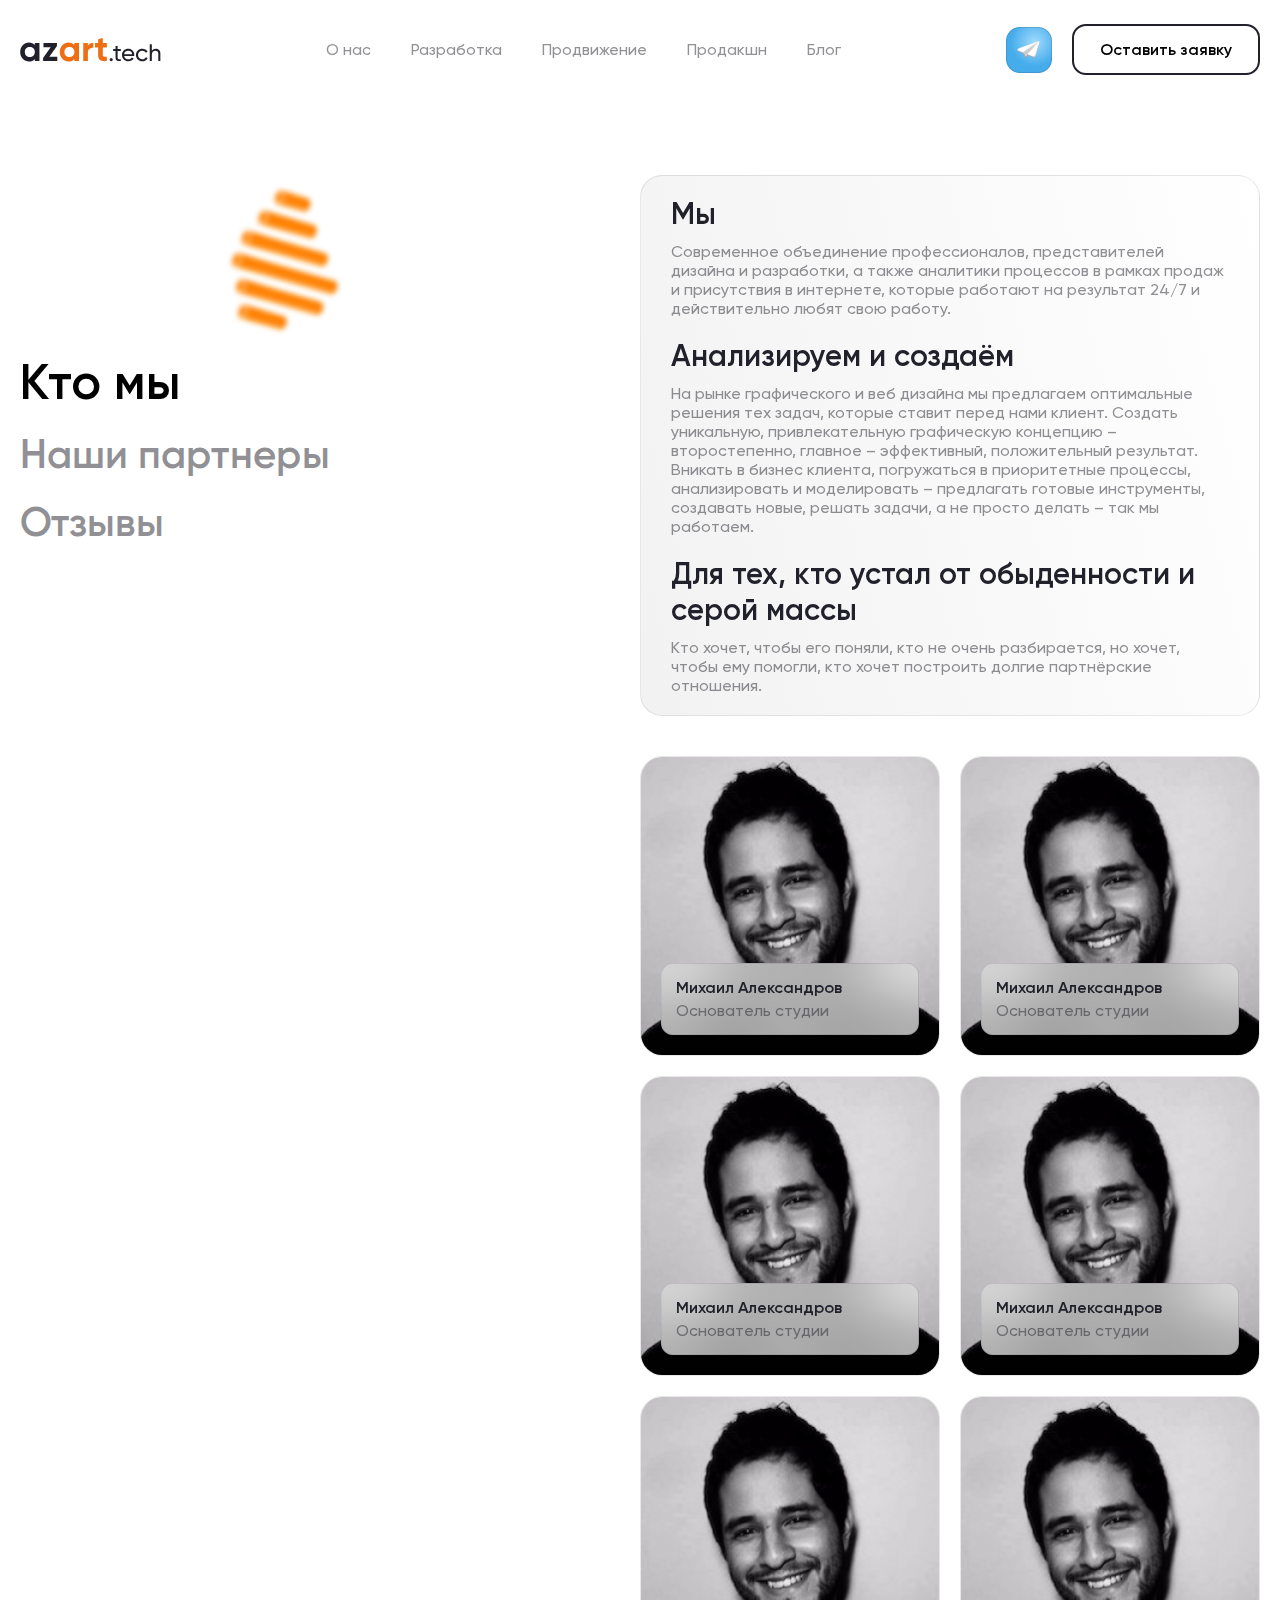
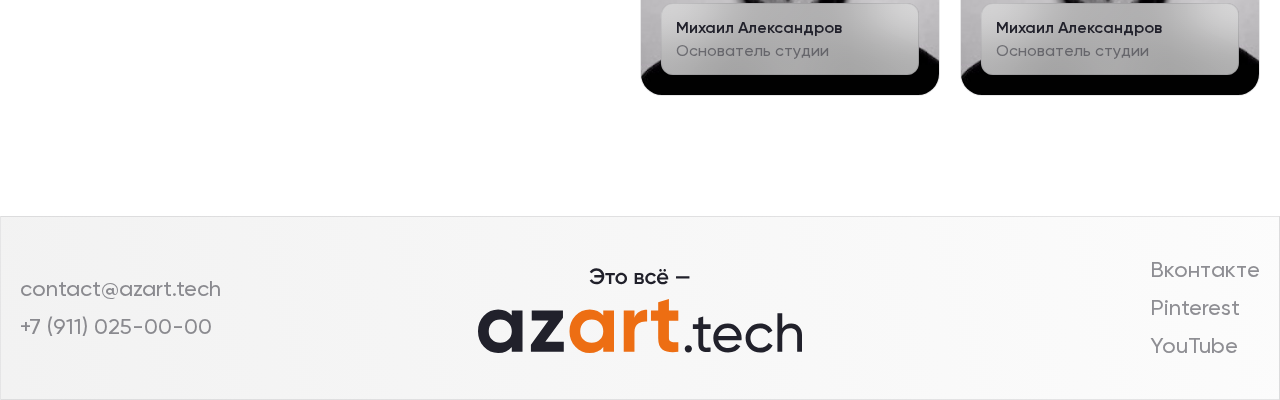
<file: about.html>
<!DOCTYPE html>
<html lang="ru">
<head>
    <meta charset="UTF-8">
    <meta http-equiv="X-UA-Compatible" content="IE=edge">
    <title>About</title>
    <meta name="theme-color" content="#fff">
    <meta name="apple-mobile-web-app-status-bar-style" content="black-translucent">
    <meta name="viewport" content="width=device-width, user-scalable=no, initial-scale=1.0, maximum-scale=1.0, minimum-scale=1.0">
    <meta name="format-detection" content="telephone=no">
    <meta name="author" content="">
    <base href="">
    <link rel="canonical" href="/">
    <!-- page description -->
    <meta name="description" content="">
    <meta name="keywords" content="">
    <meta name="Copyright" content="">
    <!-- social networks -->
    <meta property="og:locale" content="ru_RU">
    <meta property="og:type" content="website">
    <meta property="og:title" content="">
    <meta property="og:description" content="">
    <meta property="og:image" content="">
    <meta property="og:url" content="">
    <meta property="og:site_name" content="">
    <!-- fancybox -->
    <link rel="stylesheet" href="bower_components/fancybox/dist/jquery.fancybox.min.css">
    <!-- styles files -->
    <link rel="stylesheet" href="assets/css/main.css">
    <link rel="stylesheet" href="assets/css/media.css">
</head>
<body>
    <!-- header -->
    <header class="header">
        <div class="container">
            <div class="header-wrapper f-center-jcsb">
                <a href="/" class="header-logo">
                    <img src="assets/img/logo.svg" alt="" class="header-logo__img">
                </a>
                <nav class="header-nav">
                    <ul class="header-menu f-center">
                        <li class="header-menu__item">
                            <a href="#" class="header-menu__link">
                                О нас
                            </a>
                        </li>
                        <li class="header-menu__item">
                            <a href="#" class="header-menu__link">
                                Разработка
                            </a>
                        </li>
                        <li class="header-menu__item">
                            <a href="#" class="header-menu__link">
                                Продвижение
                            </a>
                        </li>
                        <li class="header-menu__item">
                            <a href="#" class="header-menu__link">
                                Продакшн    
                            </a>
                        </li>
                        <li class="header-menu__item">
                            <a href="#" class="header-menu__link">
                                Блог
                            </a>
                        </li>
                    </ul>
                </nav>
                <div class="header-contacts f-center">
                    <a href="#" class="header-contacts__telegram">
                        <img src="assets/img/telegram-icon.png" alt="">
                    </a>
                    <button type="button" class="header-contacts__btn connect-btn">
                        <span class="header-contacts__btn-text">
                            Оставить заявку
                        </span>
                    </button>
                </div>
            </div>
        </div>
    </header>
    <!-- main -->
    <main>
        <!-- about  -->
        <section class="about section_simple">
            <div class="container">
                <div class="about-top rellax" data-rellax-speed="1">
                    <img src="assets/img/about-top.png" alt="">
                </div>
                <div class="about-left rellax" data-rellax-speed="1">
                    <img src="assets/img/about-left.png" alt="">
                </div>
                <div class="about-right rellax" data-rellax-speed="1">
                    <img src="assets/img/about-right-top.png" alt="">
                </div>
                <div class="about-bottom rellax" data-rellax-speed="1">
                    <img src="assets/img/about-bottom.png" alt="">
                </div>
                <div class="about-wrapper tabs-wrapper f-jcsb">
                    <nav class="about-nav">
                        <ul class="about-menu">
                            <li class="about-menu__item">
                                <p class="about-menu__link tabs-item active" data-tab="1">
                                    Кто мы
                                </p>
                            </li>
                            <li class="about-menu__item">
                                <p class="about-menu__link tabs-item" data-tab="2">
                                    Наши партнеры
                                </p>
                            </li>
                            <li class="about-menu__item">
                                <p class="about-menu__link tabs-item" data-tab="3">
                                    Отзывы
                                </p>
                            </li>
                        </ul>
                    </nav>
                    <div class="about-offer">
                        <div class="about-content tabs-content active" data-content="1">
                            <div class="about-block">
                                <div class="about-block__item">
                                    <h2 class="about-block__title">
                                        Мы
                                    </h2>
                                    <p class="about-block__text">
                                        Современное объединение профессионалов, представителей дизайна и разработки, а также аналитики процессов в рамках продаж и присутствия в интернете, которые работают на результат 24/7 и действительно любят свою работу.
                                    </p>
                                </div>
                                <div class="about-block__item">
                                    <h2 class="about-block__title">
                                        Анализируем и создаём
                                    </h2>
                                    <p class="about-block__text">
                                        На рынке графического и веб дизайна мы предлагаем оптимальные решения тех задач, которые ставит перед нами клиент. Создать уникальную, привлекательную графическую концепцию – второстепенно, главное – эффективный, положительный результат. Вникать в бизнес клиента, погружаться в приоритетные процессы, анализировать и моделировать – предлагать готовые инструменты, создавать новые, решать задачи, а не просто делать – так мы работаем.
                                    </p>
                                </div>
                                <div class="about-block__item">
                                    <h2 class="about-block__title">
                                        Для тех, кто устал от обыденности и серой массы
                                    </h2>
                                    <p class="about-block__text">
                                        Кто хочет, чтобы его поняли, кто не очень разбирается, но хочет, чтобы ему помогли, кто хочет построить долгие партнёрские отношения.
                                    </p>
                                </div>
                            </div>
                            <ul class="about-team f-jcsb">
                                <li class="about-team__item">
                                    <a href="#" class="about-team__card">
                                        <img src="assets/img/team-img.jpg" alt="">
                                        <div class="about-team__content">
                                            <h3 class="about-team__title">
                                                Михаил Александров
                                            </h3>
                                            <p class="about-team__text">
                                                Основатель студии
                                            </p>
                                        </div>
                                    </a>
                                </li>
                                <li class="about-team__item">
                                    <a href="#" class="about-team__card">
                                        <img src="assets/img/team-img.jpg" alt="">
                                        <div class="about-team__content">
                                            <h3 class="about-team__title">
                                                Михаил Александров
                                            </h3>
                                            <p class="about-team__text">
                                                Основатель студии
                                            </p>
                                        </div>
                                    </a>
                                </li>
                                <li class="about-team__item">
                                    <a href="#" class="about-team__card">
                                        <img src="assets/img/team-img.jpg" alt="">
                                        <div class="about-team__content">
                                            <h3 class="about-team__title">
                                                Михаил Александров
                                            </h3>
                                            <p class="about-team__text">
                                                Основатель студии
                                            </p>
                                        </div>
                                    </a>
                                </li>
                                <li class="about-team__item">
                                    <a href="#" class="about-team__card">
                                        <img src="assets/img/team-img.jpg" alt="">
                                        <div class="about-team__content">
                                            <h3 class="about-team__title">
                                                Михаил Александров
                                            </h3>
                                            <p class="about-team__text">
                                                Основатель студии
                                            </p>
                                        </div>
                                    </a>
                                </li>
                                <li class="about-team__item">
                                    <a href="#" class="about-team__card">
                                        <img src="assets/img/team-img.jpg" alt="">
                                        <div class="about-team__content">
                                            <h3 class="about-team__title">
                                                Михаил Александров
                                            </h3>
                                            <p class="about-team__text">
                                                Основатель студии
                                            </p>
                                        </div>
                                    </a>
                                </li>
                                <li class="about-team__item">
                                    <a href="#" class="about-team__card">
                                        <img src="assets/img/team-img.jpg" alt="">
                                        <div class="about-team__content">
                                            <h3 class="about-team__title">
                                                Михаил Александров
                                            </h3>
                                            <p class="about-team__text">
                                                Основатель студии
                                            </p>
                                        </div>
                                    </a>
                                </li>
                            </ul>
                        </div>
                        <div class="about-content tabs-content" data-content="2">
                            <ul class="about-partners f-jcsb">
                                <li class="about-partners__item">
                                    <a href="#" class="about-partners__card f-center-center">
                                        <img src="assets/img/partner-image.png" alt="">
                                    </a>
                                </li>
                                <li class="about-partners__item">
                                    <a href="#" class="about-partners__card f-center-center">
                                        <img src="assets/img/partner-image.png" alt="">
                                    </a>
                                </li>
                                <li class="about-partners__item">
                                    <a href="#" class="about-partners__card f-center-center">
                                        <img src="assets/img/partner-image.png" alt="">
                                    </a>
                                </li>
                                <li class="about-partners__item">
                                    <a href="#" class="about-partners__card f-center-center">
                                        <img src="assets/img/partner-image.png" alt="">
                                    </a>
                                </li>
                                <li class="about-partners__item">
                                    <a href="#" class="about-partners__card f-center-center">
                                        <img src="assets/img/partner-image.png" alt="">
                                    </a>
                                </li>
                                <li class="about-partners__item">
                                    <a href="#" class="about-partners__card f-center-center">
                                        <img src="assets/img/partner-image.png" alt="">
                                    </a>
                                </li>
                                <li class="about-partners__item">
                                    <a href="#" class="about-partners__card f-center-center">
                                        <img src="assets/img/partner-image.png" alt="">
                                    </a>
                                </li>
                            </ul>
                        </div>
                        <div class="about-content tabs-content" data-content="3">
                            <ul class="about-reviews">
                                <li class="about-reviews__item">
                                    <h3 class="about-reviews__title">
                                        Хорошая работа
                                    </h3>
                                    <p class="about-reviews__text">
                                        Я довольна. Сделали максимум, вне зависимости от моего бюджета. Что странно, в нынешней ситуации на рынке. Незначитеьные доплаты были – но в итоге получился масштабный проект, лучшего я в яндексе не нашла. Есть вариант сотрудничать постоянно, в продвижении и развитии, но у нас пока не сезон, придёт время – решим. Спасибо за работу.
                                    </p>
                                    <p class="about-reviews__author">
                                        Екатерина
                                    </p>
                                </li>
                                <li class="about-reviews__item">
                                    <h3 class="about-reviews__title">
                                        Хорошая работа
                                    </h3>
                                    <p class="about-reviews__text">
                                        Я довольна. Сделали максимум, вне зависимости от моего бюджета. Что странно, в нынешней ситуации на рынке. Незначитеьные доплаты были – но в итоге получился масштабный проект, лучшего я в яндексе не нашла. Есть вариант сотрудничать постоянно, в продвижении и развитии, но у нас пока не сезон, придёт время – решим. Спасибо за работу.
                                    </p>
                                    <p class="about-reviews__author">
                                        Екатерина
                                    </p>
                                </li>
                                <li class="about-reviews__item">
                                    <h3 class="about-reviews__title">
                                        Хорошая работа
                                    </h3>
                                    <p class="about-reviews__text">
                                        Я довольна. Сделали максимум, вне зависимости от моего бюджета. Что странно, в нынешней ситуации на рынке. Незначитеьные доплаты были – но в итоге получился масштабный проект, лучшего я в яндексе не нашла. Есть вариант сотрудничать постоянно, в продвижении и развитии, но у нас пока не сезон, придёт время – решим. Спасибо за работу.
                                    </p>
                                    <p class="about-reviews__author">
                                        Екатерина
                                    </p>
                                </li>
                                <li class="about-reviews__item">
                                    <h3 class="about-reviews__title">
                                        Хорошая работа
                                    </h3>
                                    <p class="about-reviews__text">
                                        Я довольна. Сделали максимум, вне зависимости от моего бюджета. Что странно, в нынешней ситуации на рынке. Незначитеьные доплаты были – но в итоге получился масштабный проект, лучшего я в яндексе не нашла. Есть вариант сотрудничать постоянно, в продвижении и развитии, но у нас пока не сезон, придёт время – решим. Спасибо за работу.
                                    </p>
                                    <p class="about-reviews__author">
                                        Екатерина
                                    </p>
                                </li>
                            </ul>
                            <button type="button" class="member-project__btn">
                                Показать еще
                            </button>
                        </div>
                    </div>
                </div>
            </div>
        </section>
    </main>
    <!-- credits -->
    <footer class="credits">
        <div class="container">
            <div class="credits-wrapper f-center-jcsb">
                <ul class="credits-contacts">
                    <li class="credits-contacts__item">
                        <a href="mailto:contact@azart.tech" class="credits-contacts__link">
                            contact@azart.tech
                        </a>
                    </li>
                    <li class="credits-contacts__item">
                        <a href="tel:+7 (911) 025-00-00" class="credits-contacts__link">
                            +7 (911) 025-00-00
                        </a>
                    </li>
                </ul>
                <a href="/" class="credits-logo">
                    <img src="assets/img/credits-logo.svg" alt="" class="credits-logo__img">
                </a>
                <ul class="credits-contacts">
                    <li class="credits-contacts__item">
                        <a href="#vk" class="credits-contacts__link">
                            Вконтакте
                        </a>
                    </li>
                    <li class="credits-contacts__item">
                        <a href="#pint" class="credits-contacts__link">
                            Pinterest
                        </a>
                    </li>
                    <li class="credits-contacts__item">
                        <a href="#youtube" class="credits-contacts__link">
                            YouTube
                        </a>
                    </li>
                </ul>
            </div>
        </div>
    </footer>
    <!-- jQuery -->
    <script src="bower_components/jquery/dist/jquery.min.js"></script>
    <!-- slick-carousel -->
    <script src="bower_components/slick-carousel/slick/slick.min.js"></script>
    <!-- parallax -->
    <script src="bower_components/rellax/rellax.min.js"></script>
    <!-- fancybox -->
    <script src="bower_components/fancybox/dist/jquery.fancybox.min.js"></script>
    <!-- masked input -->
    <script src="bower_components/jquery.maskedinput/dist/jquery.maskedinput.min.js"></script>
    <!-- app js -->
    <script src="assets/js/app.js"></script>
</body>
</html>
</file>
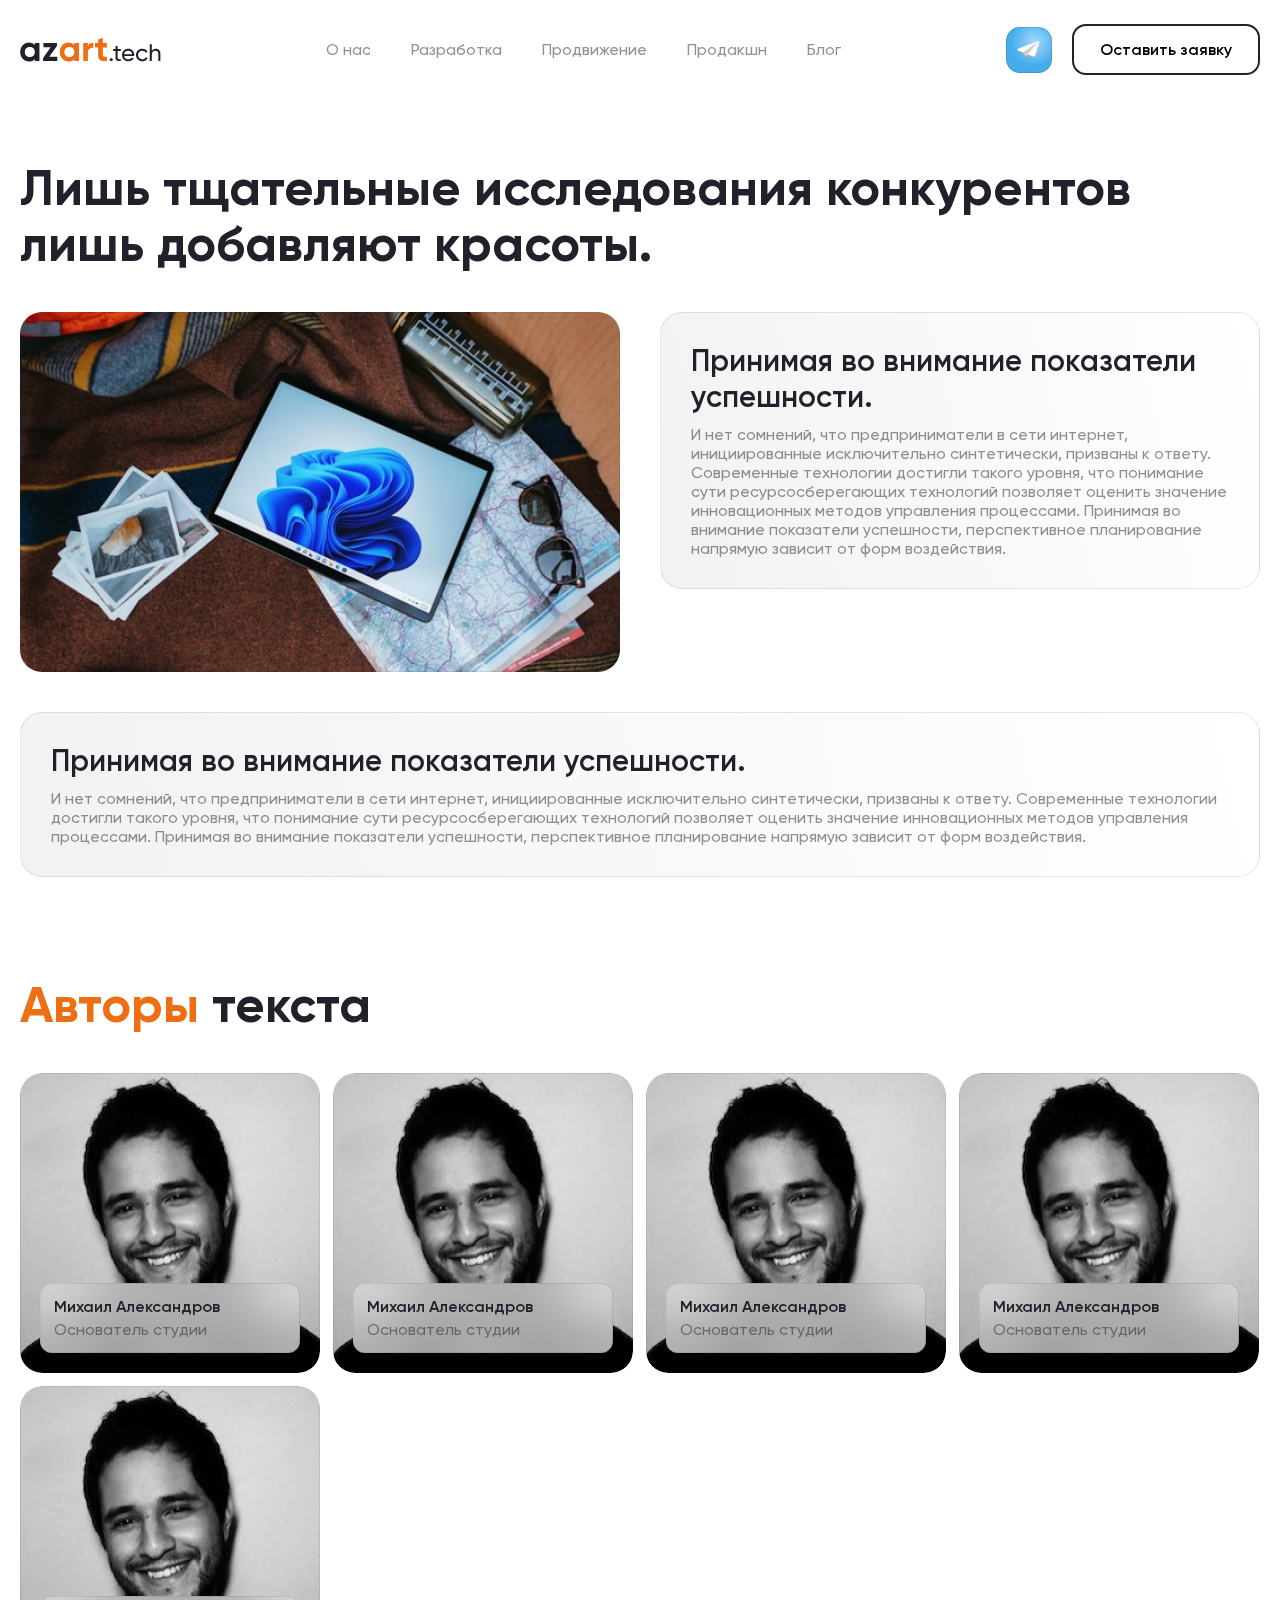
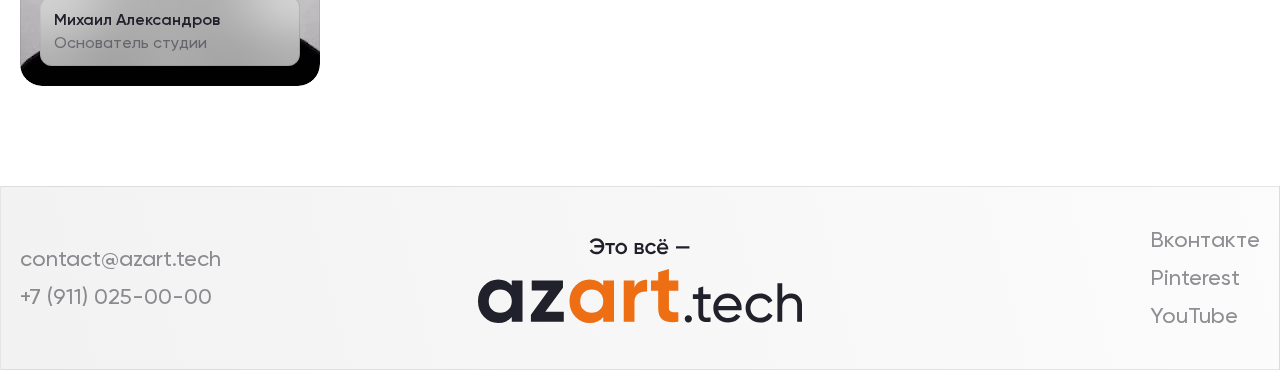
<file: article.html>
<!DOCTYPE html>
<html lang="ru">
<head>
    <meta charset="UTF-8">
    <meta http-equiv="X-UA-Compatible" content="IE=edge">
    <title>Home</title>
    <meta name="theme-color" content="#fff">
    <meta name="apple-mobile-web-app-status-bar-style" content="black-translucent">
    <meta name="viewport" content="width=device-width, user-scalable=no, initial-scale=1.0, maximum-scale=1.0, minimum-scale=1.0">
    <meta name="format-detection" content="telephone=no">
    <meta name="author" content="">
    <base href="">
    <link rel="canonical" href="/">
    <!-- page description -->
    <meta name="description" content="">
    <meta name="keywords" content="">
    <meta name="Copyright" content="">
    <!-- social networks -->
    <meta property="og:locale" content="ru_RU">
    <meta property="og:type" content="website">
    <meta property="og:title" content="">
    <meta property="og:description" content="">
    <meta property="og:image" content="">
    <meta property="og:url" content="">
    <meta property="og:site_name" content="">
    <!-- fancybox -->
    <link rel="stylesheet" href="bower_components/fancybox/dist/jquery.fancybox.min.css">
    <!-- styles files -->
    <link rel="stylesheet" href="assets/css/main.css">
    <link rel="stylesheet" href="assets/css/media.css">
</head>
<body>
    <!-- header -->
    <header class="header">
        <div class="container">
            <div class="header-wrapper f-center-jcsb">
                <a href="/" class="header-logo">
                    <img src="assets/img/logo.svg" alt="" class="header-logo__img">
                </a>
                <nav class="header-nav">
                    <ul class="header-menu f-center">
                        <li class="header-menu__item">
                            <a href="#" class="header-menu__link">
                                О нас
                            </a>
                        </li>
                        <li class="header-menu__item">
                            <a href="#" class="header-menu__link">
                                Разработка
                            </a>
                        </li>
                        <li class="header-menu__item">
                            <a href="#" class="header-menu__link">
                                Продвижение
                            </a>
                        </li>
                        <li class="header-menu__item">
                            <a href="#" class="header-menu__link">
                                Продакшн    
                            </a>
                        </li>
                        <li class="header-menu__item">
                            <a href="#" class="header-menu__link">
                                Блог
                            </a>
                        </li>
                    </ul>
                </nav>
                <div class="header-contacts f-center">
                    <a href="#" class="header-contacts__telegram">
                        <img src="assets/img/telegram-icon.png" alt="">
                    </a>
                    <button type="button" class="header-contacts__btn connect-btn">
                        <span class="header-contacts__btn-text">
                            Оставить заявку
                        </span>
                    </button>
                </div>
            </div>
        </div>
    </header>
    <!-- main -->
    <main>
        <section class="article">
            <div class="container">
                <div class="article-wrapper">
                    <h1 class="article__title title">
                        Лишь тщательные исследования конкурентов лишь добавляют красоты.
                    </h1>
                    <div class="article-block">
                        <div class="article-image">
                            <img src="assets/img/article/img.jpg" alt="" class="img-cover">
                        </div>
                        <div class="article-text">
                            <h2>
                                Принимая во внимание показатели успешности.
                            </h2>
                            <p>
                                И нет сомнений, что предприниматели в сети интернет, инициированные исключительно синтетически, призваны к ответу. Современные технологии достигли такого уровня, что понимание сути ресурсосберегающих технологий позволяет оценить значение инновационных методов управления процессами. Принимая во внимание показатели успешности, перспективное планирование напрямую зависит от форм воздействия.
                            </p>
                        </div>
                    </div>
                    <div class="article-content">
                        <div class="article-text">
                            <h2>
                                Принимая во внимание показатели успешности.
                            </h2>
                            <p>
                                И нет сомнений, что предприниматели в сети интернет, инициированные исключительно синтетически, призваны к ответу. Современные технологии достигли такого уровня, что понимание сути ресурсосберегающих технологий позволяет оценить значение инновационных методов управления процессами. Принимая во внимание показатели успешности, перспективное планирование напрямую зависит от форм воздействия.
                            </p>
                        </div>
                    </div>
                </div>
            </div>
        </section>
        <section class="actor">
            <div class="container">
                <div class="actor-wrapper">
                    <h2 class="actor__title title">
                        <span>Авторы</span> текста
                    </h2>
                    <ul class="actor-list">
                        <li class="actor-item">
                            <div class="actor-item-image">
                                <img src="assets/img/actor/img.jpg" alt="" class="img-cover">
                            </div>
                            <div class="actor-item-info">
                                <h3 class="actor-item-info__title">
                                    Михаил Александров
                                </h3>
                                <p class="actor-item-info__post">
                                    Основатель студии
                                </p>
                            </div>
                        </li>
                        <li class="actor-item">
                            <div class="actor-item-image">
                                <img src="assets/img/actor/img.jpg" alt="" class="img-cover">
                            </div>
                            <div class="actor-item-info">
                                <h3 class="actor-item-info__title">
                                    Михаил Александров
                                </h3>
                                <p class="actor-item-info__post">
                                    Основатель студии
                                </p>
                            </div>
                        </li>
                        <li class="actor-item">
                            <div class="actor-item-image">
                                <img src="assets/img/actor/img.jpg" alt="" class="img-cover">
                            </div>
                            <div class="actor-item-info">
                                <h3 class="actor-item-info__title">
                                    Михаил Александров
                                </h3>
                                <p class="actor-item-info__post">
                                    Основатель студии
                                </p>
                            </div>
                        </li>
                        <li class="actor-item">
                            <div class="actor-item-image">
                                <img src="assets/img/actor/img.jpg" alt="" class="img-cover">
                            </div>
                            <div class="actor-item-info">
                                <h3 class="actor-item-info__title">
                                    Михаил Александров
                                </h3>
                                <p class="actor-item-info__post">
                                    Основатель студии
                                </p>
                            </div>
                        </li>
                        <li class="actor-item">
                            <div class="actor-item-image">
                                <img src="assets/img/actor/img.jpg" alt="" class="img-cover">
                            </div>
                            <div class="actor-item-info">
                                <h3 class="actor-item-info__title">
                                    Михаил Александров
                                </h3>
                                <p class="actor-item-info__post">
                                    Основатель студии
                                </p>
                            </div>
                        </li>
                    </ul>
                </div>
            </div>
        </section>
    </main>
    <!-- credits -->
    <footer class="credits">
        <div class="container">
            <div class="credits-wrapper f-center-jcsb">
                <ul class="credits-contacts">
                    <li class="credits-contacts__item">
                        <a href="mailto:contact@azart.tech" class="credits-contacts__link">
                            contact@azart.tech
                        </a>
                    </li>
                    <li class="credits-contacts__item">
                        <a href="tel:+7 (911) 025-00-00" class="credits-contacts__link">
                            +7 (911) 025-00-00
                        </a>
                    </li>
                </ul>
                <a href="/" class="credits-logo">
                    <img src="assets/img/credits-logo.svg" alt="" class="credits-logo__img">
                </a>
                <ul class="credits-contacts">
                    <li class="credits-contacts__item">
                        <a href="#vk" class="credits-contacts__link">
                            Вконтакте
                        </a>
                    </li>
                    <li class="credits-contacts__item">
                        <a href="#pint" class="credits-contacts__link">
                            Pinterest
                        </a>
                    </li>
                    <li class="credits-contacts__item">
                        <a href="#youtube" class="credits-contacts__link">
                            YouTube
                        </a>
                    </li>
                </ul>
            </div>
        </div>
    </footer>
    <!-- jQuery -->
    <script src="bower_components/jquery/dist/jquery.min.js"></script>
    <!-- slick-carousel -->
    <script src="bower_components/slick-carousel/slick/slick.min.js"></script>
    <!-- parallax -->
    <script src="bower_components/rellax/rellax.min.js"></script>
    <!-- fancybox -->
    <script src="bower_components/fancybox/dist/jquery.fancybox.min.js"></script>
    <!-- masked input -->
    <script src="bower_components/jquery.maskedinput/dist/jquery.maskedinput.min.js"></script>
    <!-- app js -->
    <script src="assets/js/app.js"></script>
</body>
</html>
</file>
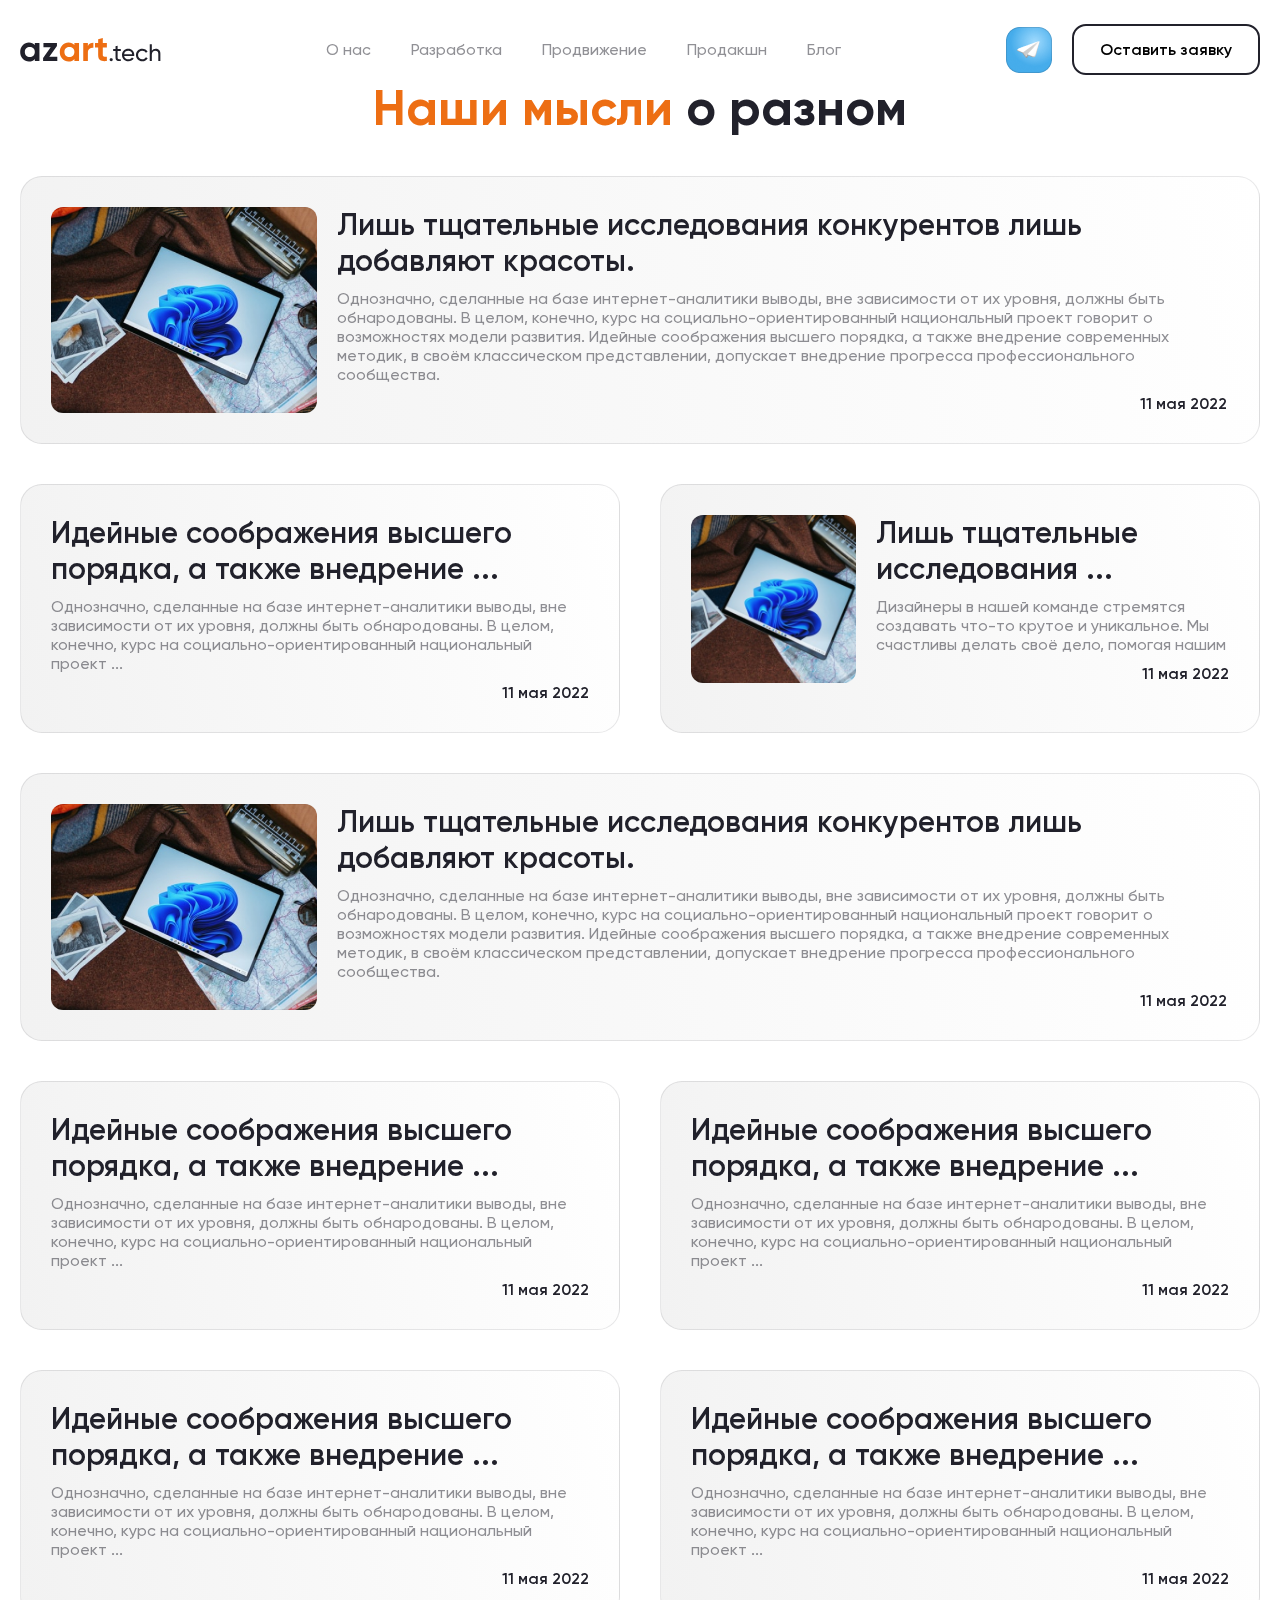
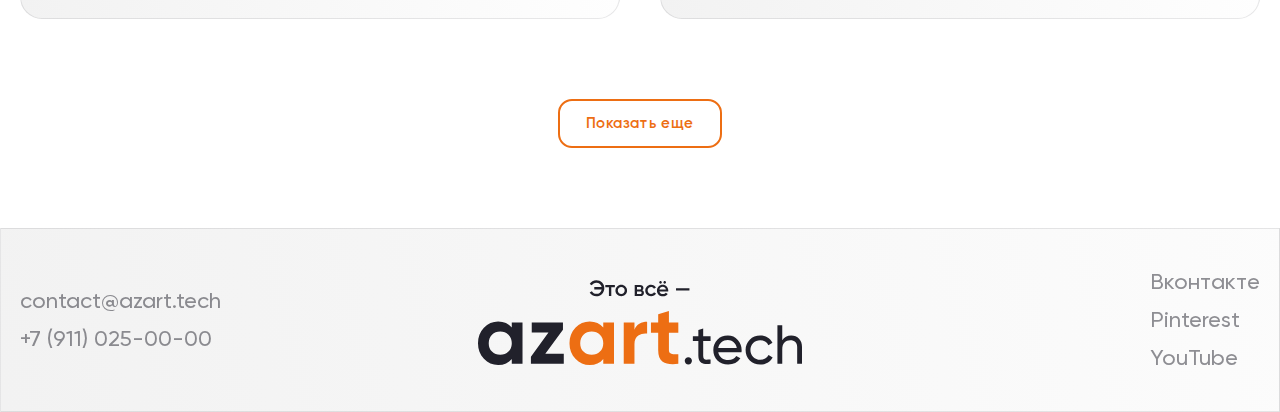
<file: blog.html>
<!DOCTYPE html>
<html lang="ru">
<head>
    <meta charset="UTF-8">
    <meta http-equiv="X-UA-Compatible" content="IE=edge">
    <title>Home</title>
    <meta name="theme-color" content="#fff">
    <meta name="apple-mobile-web-app-status-bar-style" content="black-translucent">
    <meta name="viewport" content="width=device-width, user-scalable=no, initial-scale=1.0, maximum-scale=1.0, minimum-scale=1.0">
    <meta name="format-detection" content="telephone=no">
    <meta name="author" content="">
    <base href="">
    <link rel="canonical" href="/">
    <!-- page description -->
    <meta name="description" content="">
    <meta name="keywords" content="">
    <meta name="Copyright" content="">
    <!-- social networks -->
    <meta property="og:locale" content="ru_RU">
    <meta property="og:type" content="website">
    <meta property="og:title" content="">
    <meta property="og:description" content="">
    <meta property="og:image" content="">
    <meta property="og:url" content="">
    <meta property="og:site_name" content="">
    <!-- fancybox -->
    <link rel="stylesheet" href="bower_components/fancybox/dist/jquery.fancybox.min.css">
    <!-- styles files -->
    <link rel="stylesheet" href="assets/css/main.css">
    <link rel="stylesheet" href="assets/css/media.css">
</head>
<body>
    <!-- header -->
    <header class="header">
        <div class="container">
            <div class="header-wrapper f-center-jcsb">
                <a href="/" class="header-logo">
                    <img src="assets/img/logo.svg" alt="" class="header-logo__img">
                </a>
                <nav class="header-nav">
                    <ul class="header-menu f-center">
                        <li class="header-menu__item">
                            <a href="#" class="header-menu__link">
                                О нас
                            </a>
                        </li>
                        <li class="header-menu__item">
                            <a href="#" class="header-menu__link">
                                Разработка
                            </a>
                        </li>
                        <li class="header-menu__item">
                            <a href="#" class="header-menu__link">
                                Продвижение
                            </a>
                        </li>
                        <li class="header-menu__item">
                            <a href="#" class="header-menu__link">
                                Продакшн    
                            </a>
                        </li>
                        <li class="header-menu__item">
                            <a href="#" class="header-menu__link">
                                Блог
                            </a>
                        </li>
                    </ul>
                </nav>
                <div class="header-contacts f-center">
                    <a href="#" class="header-contacts__telegram">
                        <img src="assets/img/telegram-icon.png" alt="">
                    </a>
                    <button type="button" class="header-contacts__btn connect-btn">
                        <span class="header-contacts__btn-text">
                            Оставить заявку
                        </span>
                    </button>
                </div>
            </div>
        </div>
    </header>
    <!-- main -->
    <main>
        <section class="blog">
            <div class="container">
                <div class="blog-wrapper">
                    <h1 class="blog__title title"><span>Наши мысли</span> о разном</h1>
                    <ul class="blog-list">
                        <li class="blog-item">
                            <a href="" class="blog-item-link">
                                <div class="blog-item-image">
                                    <img src="assets/img/article/img.jpg" alt="" class="img-cover">
                                </div>
                                <div class="blog-item-info">
                                    <h2 class="blog-item-info__title">
                                        Лишь тщательные исследования конкурентов лишь добавляют красоты.
                                    </h2>
                                    <p class="blog-item-info__descr">
                                        Однозначно, сделанные на базе интернет-аналитики выводы, вне зависимости от их уровня, должны быть обнародованы. В целом, конечно, курс на социально-ориентированный национальный проект говорит о возможностях модели развития. Идейные соображения высшего порядка, а также внедрение современных методик, в своём классическом представлении, допускает внедрение прогресса профессионального сообщества.
                                    </p>
                                    <span class="blog-item-info__date">11 мая 2022</span>
                                </div>
                            </a>
                        </li>
                        <li class="blog-item">
                            <a href="" class="blog-item-link">
                               <!-- <div class="blog-item-image">
                                    <img src="assets/img/article/img.jpg" alt="" class="img-cover">
                                </div>-->
                                <div class="blog-item-info">
                                    <h2 class="blog-item-info__title">
                                        Идейные соображения высшего порядка, а также внедрение ...
                                    </h2>
                                    <p class="blog-item-info__descr">
                                        Однозначно, сделанные на базе интернет-аналитики выводы, вне зависимости от их уровня, должны быть обнародованы. В целом, конечно, курс на социально-ориентированный национальный проект ...
                                    </p>
                                    <span class="blog-item-info__date">11 мая 2022</span>
                                </div>
                            </a>
                        </li>
                        <li class="blog-item">
                            <a href="" class="blog-item-link">
                                <div class="blog-item-image">
                                    <img src="assets/img/article/img.jpg" alt="" class="img-cover">
                                </div>
                                <div class="blog-item-info">
                                    <h2 class="blog-item-info__title">
                                        Лишь тщательные исследования ...
                                    </h2>
                                    <p class="blog-item-info__descr">
                                        Дизайнеры в нашей команде стремятся создавать что-то крутое и уникальное. Мы счастливы делать своё дело, помогая нашим 
                                    </p>
                                    <span class="blog-item-info__date">11 мая 2022</span>
                                </div>
                            </a>
                        </li>
                        <li class="blog-item">
                            <a href="" class="blog-item-link">
                                <div class="blog-item-image">
                                    <img src="assets/img/article/img.jpg" alt="" class="img-cover">
                                </div>
                                <div class="blog-item-info">
                                    <h2 class="blog-item-info__title">
                                        Лишь тщательные исследования конкурентов лишь добавляют красоты.
                                    </h2>
                                    <p class="blog-item-info__descr">
                                        Однозначно, сделанные на базе интернет-аналитики выводы, вне зависимости от их уровня, должны быть обнародованы. В целом, конечно, курс на социально-ориентированный национальный проект говорит о возможностях модели развития. Идейные соображения высшего порядка, а также внедрение современных методик, в своём классическом представлении, допускает внедрение прогресса профессионального сообщества.
                                    </p>
                                    <span class="blog-item-info__date">11 мая 2022</span>
                                </div>
                            </a>
                        </li>
                        <li class="blog-item">
                            <a href="" class="blog-item-link">
                               <!-- <div class="blog-item-image">
                                    <img src="assets/img/article/img.jpg" alt="" class="img-cover">
                                </div>-->
                                <div class="blog-item-info">
                                    <h2 class="blog-item-info__title">
                                        Идейные соображения высшего порядка, а также внедрение ...
                                    </h2>
                                    <p class="blog-item-info__descr">
                                        Однозначно, сделанные на базе интернет-аналитики выводы, вне зависимости от их уровня, должны быть обнародованы. В целом, конечно, курс на социально-ориентированный национальный проект ...
                                    </p>
                                    <span class="blog-item-info__date">11 мая 2022</span>
                                </div>
                            </a>
                        </li>
                        <li class="blog-item">
                            <a href="" class="blog-item-link">
                               <!-- <div class="blog-item-image">
                                    <img src="assets/img/article/img.jpg" alt="" class="img-cover">
                                </div>-->
                                <div class="blog-item-info">
                                    <h2 class="blog-item-info__title">
                                        Идейные соображения высшего порядка, а также внедрение ...
                                    </h2>
                                    <p class="blog-item-info__descr">
                                        Однозначно, сделанные на базе интернет-аналитики выводы, вне зависимости от их уровня, должны быть обнародованы. В целом, конечно, курс на социально-ориентированный национальный проект ...
                                    </p>
                                    <span class="blog-item-info__date">11 мая 2022</span>
                                </div>
                            </a>
                        </li>
                        <li class="blog-item">
                            <a href="" class="blog-item-link">
                               <!-- <div class="blog-item-image">
                                    <img src="assets/img/article/img.jpg" alt="" class="img-cover">
                                </div>-->
                                <div class="blog-item-info">
                                    <h2 class="blog-item-info__title">
                                        Идейные соображения высшего порядка, а также внедрение ...
                                    </h2>
                                    <p class="blog-item-info__descr">
                                        Однозначно, сделанные на базе интернет-аналитики выводы, вне зависимости от их уровня, должны быть обнародованы. В целом, конечно, курс на социально-ориентированный национальный проект ...
                                    </p>
                                    <span class="blog-item-info__date">11 мая 2022</span>
                                </div>
                            </a>
                        </li>
                        <li class="blog-item">
                            <a href="" class="blog-item-link">
                               <!-- <div class="blog-item-image">
                                    <img src="assets/img/article/img.jpg" alt="" class="img-cover">
                                </div>-->
                                <div class="blog-item-info">
                                    <h2 class="blog-item-info__title">
                                        Идейные соображения высшего порядка, а также внедрение ...
                                    </h2>
                                    <p class="blog-item-info__descr">
                                        Однозначно, сделанные на базе интернет-аналитики выводы, вне зависимости от их уровня, должны быть обнародованы. В целом, конечно, курс на социально-ориентированный национальный проект ...
                                    </p>
                                    <span class="blog-item-info__date">11 мая 2022</span>
                                </div>
                            </a>
                        </li>
                        <li class="blog-item">
                            <a href="" class="blog-item-link">
                               <!-- <div class="blog-item-image">
                                    <img src="assets/img/article/img.jpg" alt="" class="img-cover">
                                </div>-->
                                <div class="blog-item-info">
                                    <h2 class="blog-item-info__title">
                                        Идейные соображения высшего порядка, а также внедрение ...
                                    </h2>
                                    <p class="blog-item-info__descr">
                                        Однозначно, сделанные на базе интернет-аналитики выводы, вне зависимости от их уровня, должны быть обнародованы. В целом, конечно, курс на социально-ориентированный национальный проект ...
                                    </p>
                                    <span class="blog-item-info__date">11 мая 2022</span>
                                </div>
                            </a>
                        </li>
                        <li class="blog-item">
                            <a href="" class="blog-item-link">
                               <!-- <div class="blog-item-image">
                                    <img src="assets/img/article/img.jpg" alt="" class="img-cover">
                                </div>-->
                                <div class="blog-item-info">
                                    <h2 class="blog-item-info__title">
                                        Идейные соображения высшего порядка, а также внедрение ...
                                    </h2>
                                    <p class="blog-item-info__descr">
                                        Однозначно, сделанные на базе интернет-аналитики выводы, вне зависимости от их уровня, должны быть обнародованы. В целом, конечно, курс на социально-ориентированный национальный проект ...
                                    </p>
                                    <span class="blog-item-info__date">11 мая 2022</span>
                                </div>
                            </a>
                        </li>
                        <li class="blog-item">
                            <a href="" class="blog-item-link">
                               <!-- <div class="blog-item-image">
                                    <img src="assets/img/article/img.jpg" alt="" class="img-cover">
                                </div>-->
                                <div class="blog-item-info">
                                    <h2 class="blog-item-info__title">
                                        Идейные соображения высшего порядка, а также внедрение ...
                                    </h2>
                                    <p class="blog-item-info__descr">
                                        Однозначно, сделанные на базе интернет-аналитики выводы, вне зависимости от их уровня, должны быть обнародованы. В целом, конечно, курс на социально-ориентированный национальный проект ...
                                    </p>
                                    <span class="blog-item-info__date">11 мая 2022</span>
                                </div>
                            </a>
                        </li>
                        <li class="blog-item">
                            <a href="" class="blog-item-link">
                               <!-- <div class="blog-item-image">
                                    <img src="assets/img/article/img.jpg" alt="" class="img-cover">
                                </div>-->
                                <div class="blog-item-info">
                                    <h2 class="blog-item-info__title">
                                        Идейные соображения высшего порядка, а также внедрение ...
                                    </h2>
                                    <p class="blog-item-info__descr">
                                        Однозначно, сделанные на базе интернет-аналитики выводы, вне зависимости от их уровня, должны быть обнародованы. В целом, конечно, курс на социально-ориентированный национальный проект ...
                                    </p>
                                    <span class="blog-item-info__date">11 мая 2022</span>
                                </div>
                            </a>
                        </li>
                    </ul>
                    <div class="blog-load-button">
                        <button class="blog__button">
                            Показать еще
                        </button>
                    </div>
                </div>
            </div>
        </section>
    </main>
    <!-- credits -->
    <footer class="credits">
        <div class="container">
            <div class="credits-wrapper f-center-jcsb">
                <ul class="credits-contacts">
                    <li class="credits-contacts__item">
                        <a href="mailto:contact@azart.tech" class="credits-contacts__link">
                            contact@azart.tech
                        </a>
                    </li>
                    <li class="credits-contacts__item">
                        <a href="tel:+7 (911) 025-00-00" class="credits-contacts__link">
                            +7 (911) 025-00-00
                        </a>
                    </li>
                </ul>
                <a href="/" class="credits-logo">
                    <img src="assets/img/credits-logo.svg" alt="" class="credits-logo__img">
                </a>
                <ul class="credits-contacts">
                    <li class="credits-contacts__item">
                        <a href="#vk" class="credits-contacts__link">
                            Вконтакте
                        </a>
                    </li>
                    <li class="credits-contacts__item">
                        <a href="#pint" class="credits-contacts__link">
                            Pinterest
                        </a>
                    </li>
                    <li class="credits-contacts__item">
                        <a href="#youtube" class="credits-contacts__link">
                            YouTube
                        </a>
                    </li>
                </ul>
            </div>
        </div>
    </footer>
    <!-- jQuery -->
    <script src="bower_components/jquery/dist/jquery.min.js"></script>
    <!-- slick-carousel -->
    <script src="bower_components/slick-carousel/slick/slick.min.js"></script>
    <!-- parallax -->
    <script src="bower_components/rellax/rellax.min.js"></script>
    <!-- fancybox -->
    <script src="bower_components/fancybox/dist/jquery.fancybox.min.js"></script>
    <!-- masked input -->
    <script src="bower_components/jquery.maskedinput/dist/jquery.maskedinput.min.js"></script>
    <!-- app js -->
    <script src="assets/js/app.js"></script>
</body>
</html>
</file>
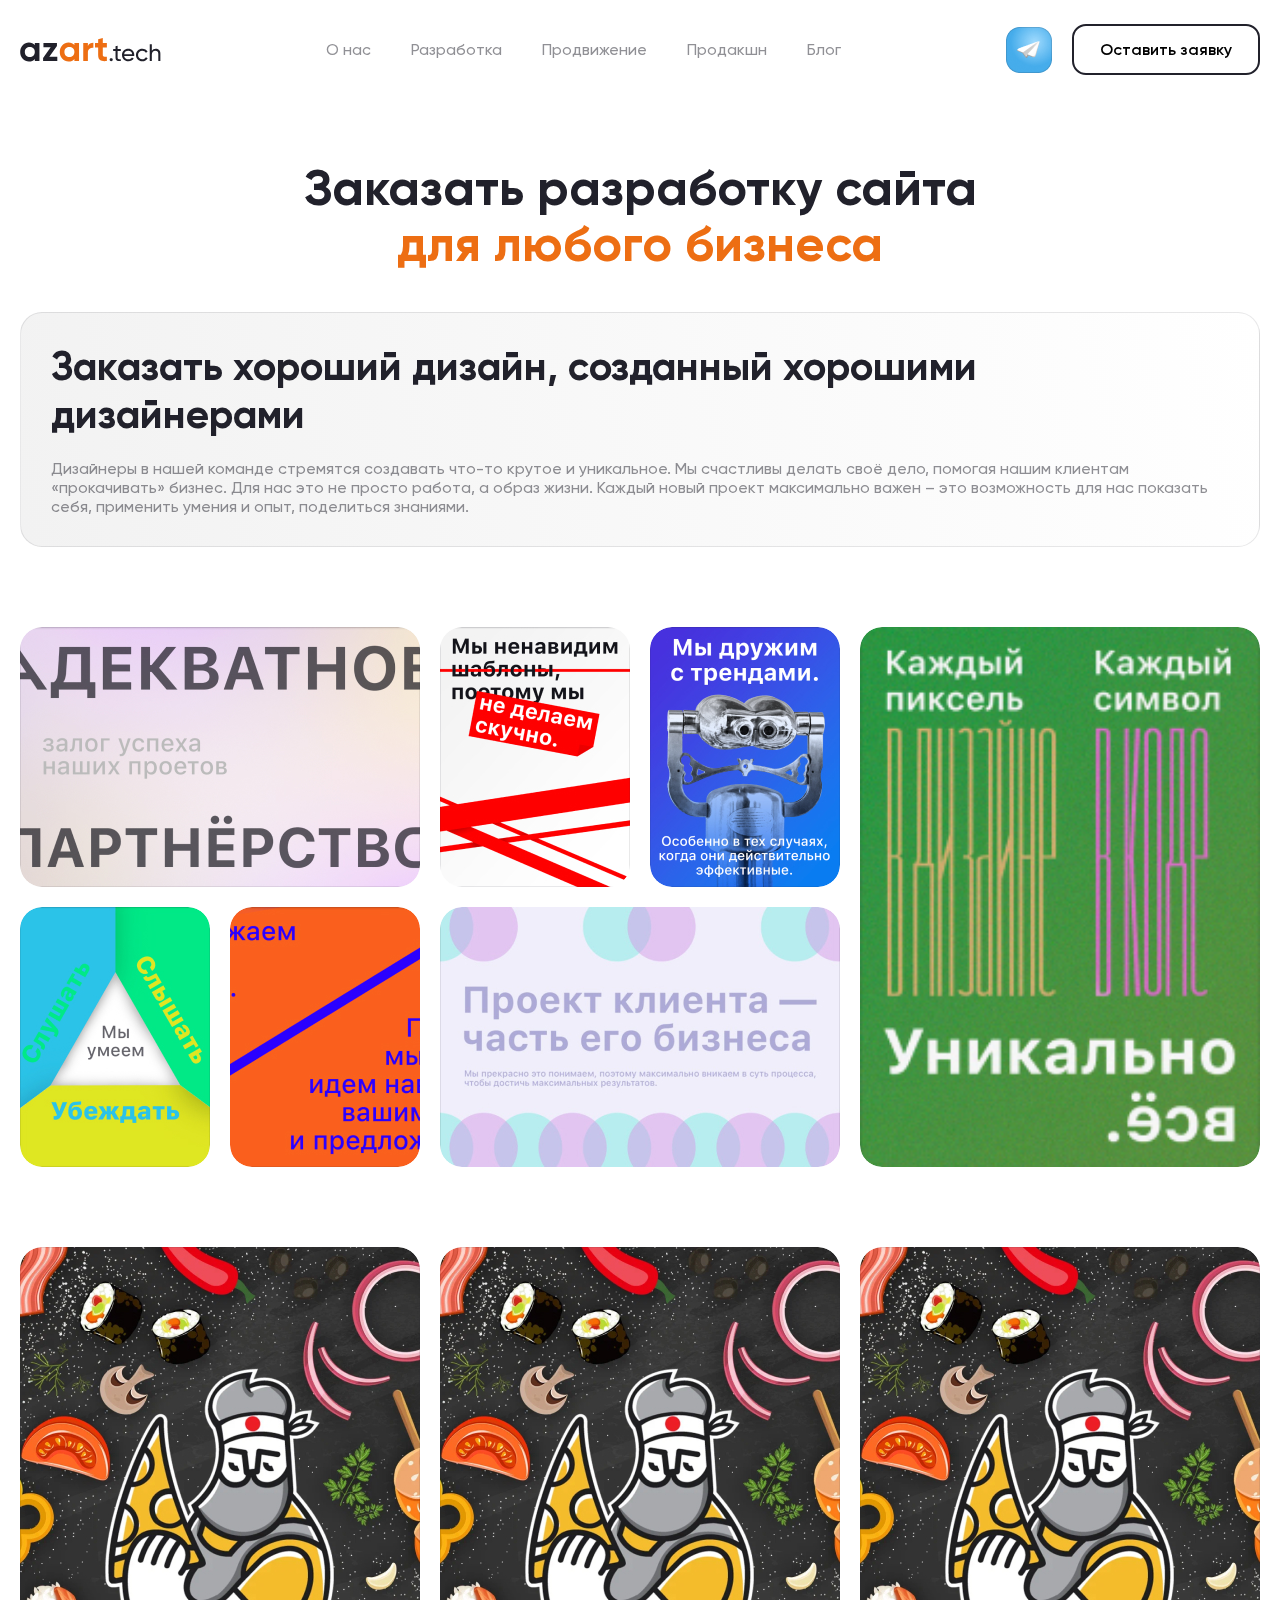
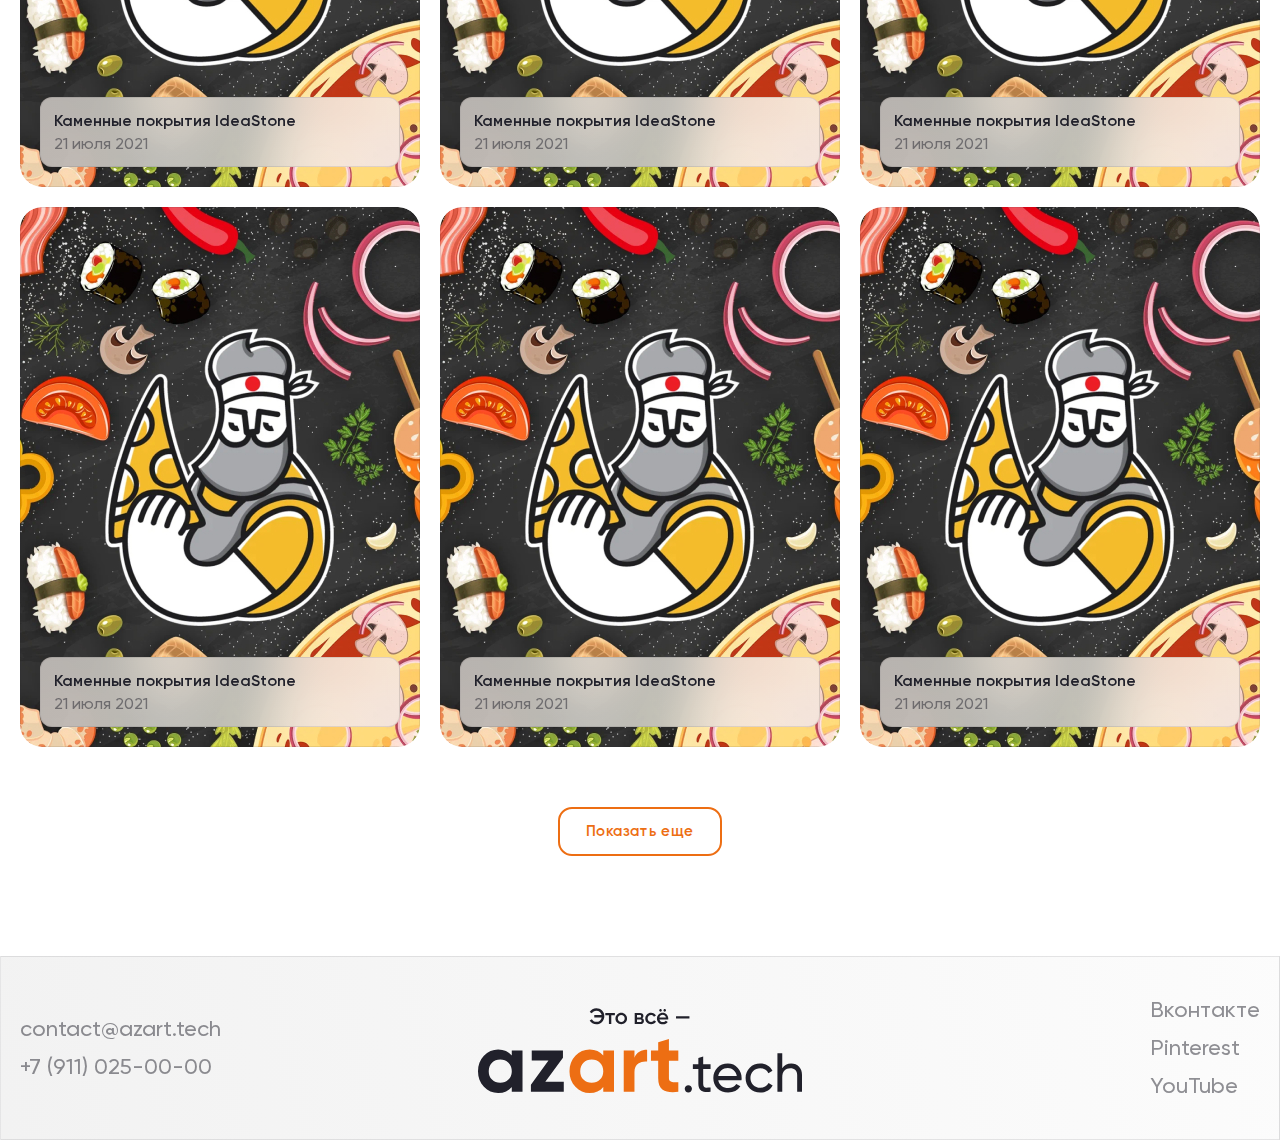
<file: development.html>
<!DOCTYPE html>
<html lang="ru">
<head>
    <meta charset="UTF-8">
    <meta http-equiv="X-UA-Compatible" content="IE=edge">
    <title>Home</title>
    <meta name="theme-color" content="#fff">
    <meta name="apple-mobile-web-app-status-bar-style" content="black-translucent">
    <meta name="viewport" content="width=device-width, user-scalable=no, initial-scale=1.0, maximum-scale=1.0, minimum-scale=1.0">
    <meta name="format-detection" content="telephone=no">
    <meta name="author" content="">
    <base href="">
    <link rel="canonical" href="/">
    <!-- page description -->
    <meta name="description" content="">
    <meta name="keywords" content="">
    <meta name="Copyright" content="">
    <!-- social networks -->
    <meta property="og:locale" content="ru_RU">
    <meta property="og:type" content="website">
    <meta property="og:title" content="">
    <meta property="og:description" content="">
    <meta property="og:image" content="">
    <meta property="og:url" content="">
    <meta property="og:site_name" content="">
    <!-- fancybox -->
    <link rel="stylesheet" href="bower_components/fancybox/dist/jquery.fancybox.min.css">
    <!-- styles files -->
    <link rel="stylesheet" href="assets/css/main.css">
    <link rel="stylesheet" href="assets/css/media.css">
</head>
<body>
    <!-- header -->
    <header class="header">
        <div class="container">
            <div class="header-wrapper f-center-jcsb">
                <a href="/" class="header-logo">
                    <img src="assets/img/logo.svg" alt="" class="header-logo__img">
                </a>
                <nav class="header-nav">
                    <ul class="header-menu f-center">
                        <li class="header-menu__item">
                            <a href="#" class="header-menu__link">
                                О нас
                            </a>
                        </li>
                        <li class="header-menu__item">
                            <a href="#" class="header-menu__link">
                                Разработка
                            </a>
                        </li>
                        <li class="header-menu__item">
                            <a href="#" class="header-menu__link">
                                Продвижение
                            </a>
                        </li>
                        <li class="header-menu__item">
                            <a href="#" class="header-menu__link">
                                Продакшн    
                            </a>
                        </li>
                        <li class="header-menu__item">
                            <a href="#" class="header-menu__link">
                                Блог
                            </a>
                        </li>
                    </ul>
                </nav>
                <div class="header-contacts f-center">
                    <a href="#" class="header-contacts__telegram">
                        <img src="assets/img/telegram-icon.png" alt="">
                    </a>
                    <button type="button" class="header-contacts__btn connect-btn">
                        <span class="header-contacts__btn-text">
                            Оставить заявку
                        </span>
                    </button>
                </div>
            </div>
        </div>
    </header>
    <!-- main -->
    <main>
        <section class="info">
            <div class="container">
                <div class="info-wrapper">
                    <div class="info-main">
                        <h1 class="info__title title"> 
                            Заказать разработку сайта 
                            <br>
                            <span>для любого бизнеса</span>
                        </h1>
                        <div class="info-descr">
                            <h2 class="info-descr__title">
                                Заказать хороший дизайн, созданный хорошими дизайнерами
                            </h2>
                            <p class="info-descr__descr">
                                Дизайнеры в нашей команде стремятся создавать что-то крутое и уникальное. Мы счастливы делать своё дело, помогая нашим клиентам «прокачивать» бизнес. Для нас это не просто работа, а образ жизни. Каждый новый проект максимально важен – это возможность для нас показать себя, применить умения и опыт, поделиться знаниями.
                            </p>
                        </div>
                    </div>
                    <ul class="info-list">
                        <li class="info-item">
                            <a href="" class="info-item__link">
                                <img src="assets/img/development/img-one.jpg" alt="" class="img-cover">
                            </a>
                        </li>
                        <li class="info-item">
                            <a href="" class="info-item__link">
                                <img src="assets/img/development/img-five.jpg" alt="" class="img-cover">
                            </a>
                        </li>
                        <li class="info-item">
                            <a href="" class="info-item__link">
                                <img src="assets/img/development/img-six.jpg" alt="" class="img-cover">
                            </a>
                        </li>
                        <li class="info-item">
                            <a href="" class="info-item__link">
                                <img src="assets/img/development/img-two.jpg" alt="" class="img-cover">
                            </a>
                        </li>
                        <li class="info-item">
                            <a href="" class="info-item__link">
                                <img src="assets/img/development/img-three.jpg" alt="" class="img-cover">
                            </a>
                        </li>
                        <li class="info-item">
                            <a href="" class="info-item__link">
                                <img src="assets/img/development/img-seven.jpg" alt="" class="img-cover">
                            </a>
                        </li>
                        <li class="info-item">
                            <a href="" class="info-item__link">
                                <img src="assets/img/development/img-four.jpg" alt="" class="img-cover">
                            </a>
                        </li>
                    </ul>
                </div>
            </div>
        </section>
        <section class="project">
            <div class="container">
                <div class="project-wrapper">
                    <ul class="project-list">
                        <li class="project-item">
                            <a href="" class="project-item-link">
                                <div class="project-item-image">
                                    <img src="assets/img/project/one.jpg" alt="" class="img-cover">
                                </div>
                                <div class="project-item-text">
                                    <h2 class="project-item-text__title">
                                        Каменные покрытия IdeaStone
                                    </h2>
                                    <p class="project-item-text__date">
                                        21 июля 2021
                                    </p>
                                </div>
                            </a>
                        </li>
                        <li class="project-item">
                            <a href="" class="project-item-link">
                                <div class="project-item-image">
                                    <img src="assets/img/project/one.jpg" alt="" class="img-cover">
                                </div>
                                <div class="project-item-text">
                                    <h2 class="project-item-text__title">
                                        Каменные покрытия IdeaStone
                                    </h2>
                                    <p class="project-item-text__date">
                                        21 июля 2021
                                    </p>
                                </div>
                            </a>
                        </li>
                        <li class="project-item">
                            <a href="" class="project-item-link">
                                <div class="project-item-image">
                                    <img src="assets/img/project/one.jpg" alt="" class="img-cover">
                                </div>
                                <div class="project-item-text">
                                    <h2 class="project-item-text__title">
                                        Каменные покрытия IdeaStone
                                    </h2>
                                    <p class="project-item-text__date">
                                        21 июля 2021
                                    </p>
                                </div>
                            </a>
                        </li>
                        <li class="project-item">
                            <a href="" class="project-item-link">
                                <div class="project-item-image">
                                    <img src="assets/img/project/one.jpg" alt="" class="img-cover">
                                </div>
                                <div class="project-item-text">
                                    <h2 class="project-item-text__title">
                                        Каменные покрытия IdeaStone
                                    </h2>
                                    <p class="project-item-text__date">
                                        21 июля 2021
                                    </p>
                                </div>
                            </a>
                        </li>
                        <li class="project-item">
                            <a href="" class="project-item-link">
                                <div class="project-item-image">
                                    <img src="assets/img/project/one.jpg" alt="" class="img-cover">
                                </div>
                                <div class="project-item-text">
                                    <h2 class="project-item-text__title">
                                        Каменные покрытия IdeaStone
                                    </h2>
                                    <p class="project-item-text__date">
                                        21 июля 2021
                                    </p>
                                </div>
                            </a>
                        </li>
                        <li class="project-item">
                            <a href="" class="project-item-link">
                                <div class="project-item-image">
                                    <img src="assets/img/project/one.jpg" alt="" class="img-cover">
                                </div>
                                <div class="project-item-text">
                                    <h2 class="project-item-text__title">
                                        Каменные покрытия IdeaStone
                                    </h2>
                                    <p class="project-item-text__date">
                                        21 июля 2021
                                    </p>
                                </div>
                            </a>
                        </li>
                        <li class="project-item">
                            <a href="" class="project-item-link">
                                <div class="project-item-image">
                                    <img src="assets/img/project/one.jpg" alt="" class="img-cover">
                                </div>
                                <div class="project-item-text">
                                    <h2 class="project-item-text__title">
                                        Каменные покрытия IdeaStone
                                    </h2>
                                    <p class="project-item-text__date">
                                        21 июля 2021
                                    </p>
                                </div>
                            </a>
                        </li>
                    </ul>
                    <div class="project-load-button">
                        <button class="project__button">
                            Показать еще
                        </button>
                    </div>
                </div>
            </div>
        </section>
    </main>
    <!-- credits -->
    <footer class="credits">
        <div class="container">
            <div class="credits-wrapper f-center-jcsb">
                <ul class="credits-contacts">
                    <li class="credits-contacts__item">
                        <a href="mailto:contact@azart.tech" class="credits-contacts__link">
                            contact@azart.tech
                        </a>
                    </li>
                    <li class="credits-contacts__item">
                        <a href="tel:+7 (911) 025-00-00" class="credits-contacts__link">
                            +7 (911) 025-00-00
                        </a>
                    </li>
                </ul>
                <a href="/" class="credits-logo">
                    <img src="assets/img/credits-logo.svg" alt="" class="credits-logo__img">
                </a>
                <ul class="credits-contacts">
                    <li class="credits-contacts__item">
                        <a href="#vk" class="credits-contacts__link">
                            Вконтакте
                        </a>
                    </li>
                    <li class="credits-contacts__item">
                        <a href="#pint" class="credits-contacts__link">
                            Pinterest
                        </a>
                    </li>
                    <li class="credits-contacts__item">
                        <a href="#youtube" class="credits-contacts__link">
                            YouTube
                        </a>
                    </li>
                </ul>
            </div>
        </div>
    </footer>
    <!-- jQuery -->
    <script src="bower_components/jquery/dist/jquery.min.js"></script>
    <!-- slick-carousel -->
    <script src="bower_components/slick-carousel/slick/slick.min.js"></script>
    <!-- parallax -->
    <script src="bower_components/rellax/rellax.min.js"></script>
    <!-- fancybox -->
    <script src="bower_components/fancybox/dist/jquery.fancybox.min.js"></script>
    <!-- masked input -->
    <script src="bower_components/jquery.maskedinput/dist/jquery.maskedinput.min.js"></script>
    <!-- app js -->
    <script src="assets/js/app.js"></script>
</body>
</html>
</file>
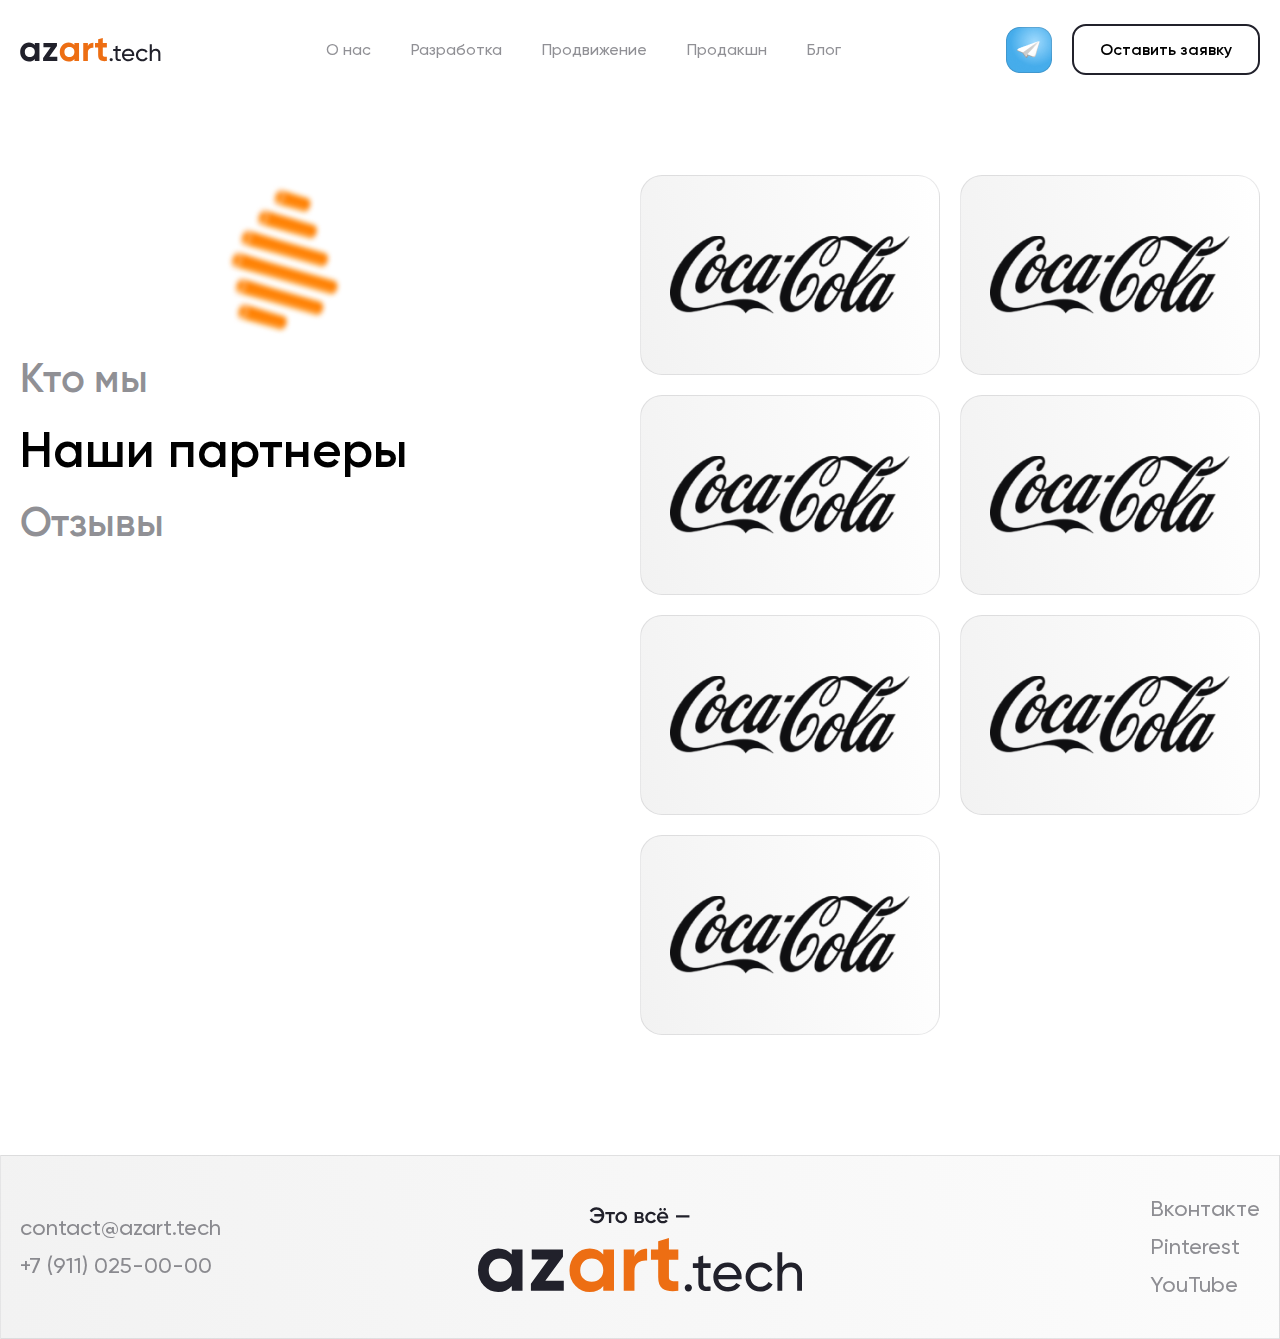
<file: partners.html>
<!DOCTYPE html>
<html lang="ru">
<head>
    <meta charset="UTF-8">
    <meta http-equiv="X-UA-Compatible" content="IE=edge">
    <title>Partners</title>
    <meta name="theme-color" content="#fff">
    <meta name="apple-mobile-web-app-status-bar-style" content="black-translucent">
    <meta name="viewport" content="width=device-width, user-scalable=no, initial-scale=1.0, maximum-scale=1.0, minimum-scale=1.0">
    <meta name="format-detection" content="telephone=no">
    <meta name="author" content="">
    <base href="">
    <link rel="canonical" href="/">
    <!-- page description -->
    <meta name="description" content="">
    <meta name="keywords" content="">
    <meta name="Copyright" content="">
    <!-- social networks -->
    <meta property="og:locale" content="ru_RU">
    <meta property="og:type" content="website">
    <meta property="og:title" content="">
    <meta property="og:description" content="">
    <meta property="og:image" content="">
    <meta property="og:url" content="">
    <meta property="og:site_name" content="">
    <!-- fancybox -->
    <link rel="stylesheet" href="bower_components/fancybox/dist/jquery.fancybox.min.css">
    <!-- styles files -->
    <link rel="stylesheet" href="assets/css/main.css">
    <link rel="stylesheet" href="assets/css/media.css">
</head>
<body>
    <!-- header -->
    <header class="header">
        <div class="container">
            <div class="header-wrapper f-center-jcsb">
                <a href="/" class="header-logo">
                    <img src="assets/img/logo.svg" alt="" class="header-logo__img">
                </a>
                <nav class="header-nav">
                    <ul class="header-menu f-center">
                        <li class="header-menu__item">
                            <a href="#" class="header-menu__link">
                                О нас
                            </a>
                        </li>
                        <li class="header-menu__item">
                            <a href="#" class="header-menu__link">
                                Разработка
                            </a>
                        </li>
                        <li class="header-menu__item">
                            <a href="#" class="header-menu__link">
                                Продвижение
                            </a>
                        </li>
                        <li class="header-menu__item">
                            <a href="#" class="header-menu__link">
                                Продакшн    
                            </a>
                        </li>
                        <li class="header-menu__item">
                            <a href="#" class="header-menu__link">
                                Блог
                            </a>
                        </li>
                    </ul>
                </nav>
                <div class="header-contacts f-center">
                    <a href="#" class="header-contacts__telegram">
                        <img src="assets/img/telegram-icon.png" alt="">
                    </a>
                    <button type="button" class="header-contacts__btn connect-btn">
                        <span class="header-contacts__btn-text">
                            Оставить заявку
                        </span>
                    </button>
                </div>
            </div>
        </div>
    </header>
    <!-- main -->
    <main>
        <!-- about  -->
        <section class="about section_simple">
            <div class="container">
                <div class="about-top rellax" data-rellax-speed="1">
                    <img src="assets/img/about-top.png" alt="">
                </div>
                <div class="about-left rellax" data-rellax-speed="1">
                    <img src="assets/img/about-left.png" alt="">
                </div>
                <div class="about-right rellax" data-rellax-speed="1">
                    <img src="assets/img/about-right-top.png" alt="">
                </div>
                <div class="about-bottom rellax" data-rellax-speed="1">
                    <img src="assets/img/about-bottom.png" alt="">
                </div>
                <div class="about-wrapper f-jcsb">
                    <nav class="about-nav">
                        <ul class="about-menu">
                            <li class="about-menu__item">
                                <a href="#" class="about-menu__link">
                                    Кто мы
                                </a>
                            </li>
                            <li class="about-menu__item">
                                <a href="#" class="about-menu__link active">
                                    Наши партнеры
                                </a>
                            </li>
                            <li class="about-menu__item">
                                <a href="#" class="about-menu__link">
                                    Отзывы
                                </a>
                            </li>
                        </ul>
                    </nav>
                    <div class="about-content">
                        <ul class="about-partners f-jcsb">
                            <li class="about-partners__item">
                                <a href="#" class="about-partners__card f-center-center">
                                    <img src="assets/img/partner-image.png" alt="">
                                </a>
                            </li>
                            <li class="about-partners__item">
                                <a href="#" class="about-partners__card f-center-center">
                                    <img src="assets/img/partner-image.png" alt="">
                                </a>
                            </li>
                            <li class="about-partners__item">
                                <a href="#" class="about-partners__card f-center-center">
                                    <img src="assets/img/partner-image.png" alt="">
                                </a>
                            </li>
                            <li class="about-partners__item">
                                <a href="#" class="about-partners__card f-center-center">
                                    <img src="assets/img/partner-image.png" alt="">
                                </a>
                            </li>
                            <li class="about-partners__item">
                                <a href="#" class="about-partners__card f-center-center">
                                    <img src="assets/img/partner-image.png" alt="">
                                </a>
                            </li>
                            <li class="about-partners__item">
                                <a href="#" class="about-partners__card f-center-center">
                                    <img src="assets/img/partner-image.png" alt="">
                                </a>
                            </li>
                            <li class="about-partners__item">
                                <a href="#" class="about-partners__card f-center-center">
                                    <img src="assets/img/partner-image.png" alt="">
                                </a>
                            </li>
                        </ul>
                    </div>
                </div>
            </div>
        </section>
    </main>
    <!-- credits -->
    <footer class="credits">
        <div class="container">
            <div class="credits-wrapper f-center-jcsb">
                <ul class="credits-contacts">
                    <li class="credits-contacts__item">
                        <a href="mailto:contact@azart.tech" class="credits-contacts__link">
                            contact@azart.tech
                        </a>
                    </li>
                    <li class="credits-contacts__item">
                        <a href="tel:+7 (911) 025-00-00" class="credits-contacts__link">
                            +7 (911) 025-00-00
                        </a>
                    </li>
                </ul>
                <a href="/" class="credits-logo">
                    <img src="assets/img/credits-logo.svg" alt="" class="credits-logo__img">
                </a>
                <ul class="credits-contacts">
                    <li class="credits-contacts__item">
                        <a href="#vk" class="credits-contacts__link">
                            Вконтакте
                        </a>
                    </li>
                    <li class="credits-contacts__item">
                        <a href="#pint" class="credits-contacts__link">
                            Pinterest
                        </a>
                    </li>
                    <li class="credits-contacts__item">
                        <a href="#youtube" class="credits-contacts__link">
                            YouTube
                        </a>
                    </li>
                </ul>
            </div>
        </div>
    </footer>
    <!-- jQuery -->
    <script src="bower_components/jquery/dist/jquery.min.js"></script>
    <!-- slick-carousel -->
    <script src="bower_components/slick-carousel/slick/slick.min.js"></script>
    <!-- parallax -->
    <script src="bower_components/rellax/rellax.min.js"></script>
    <!-- fancybox -->
    <script src="bower_components/fancybox/dist/jquery.fancybox.min.js"></script>
    <!-- masked input -->
    <script src="bower_components/jquery.maskedinput/dist/jquery.maskedinput.min.js"></script>
    <!-- app js -->
    <script src="assets/js/app.js"></script>
</body>
</html>
</file>
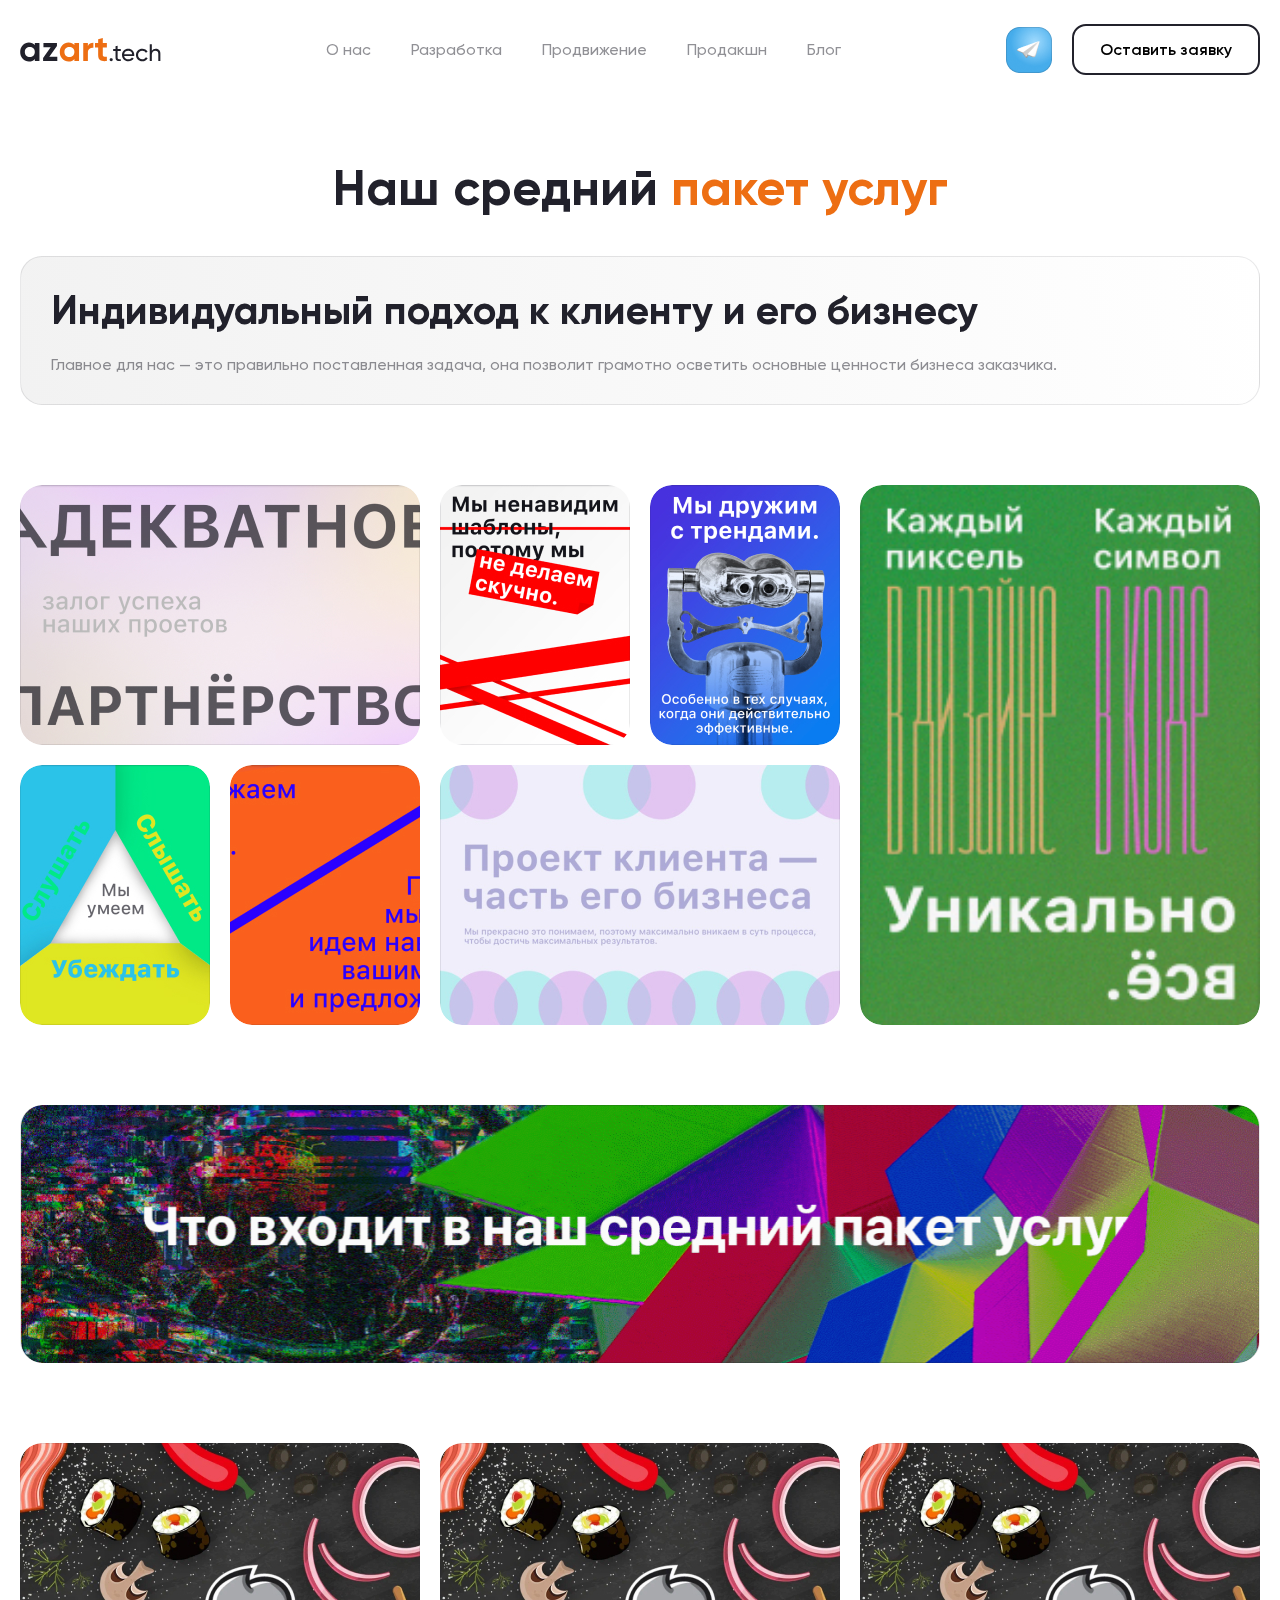
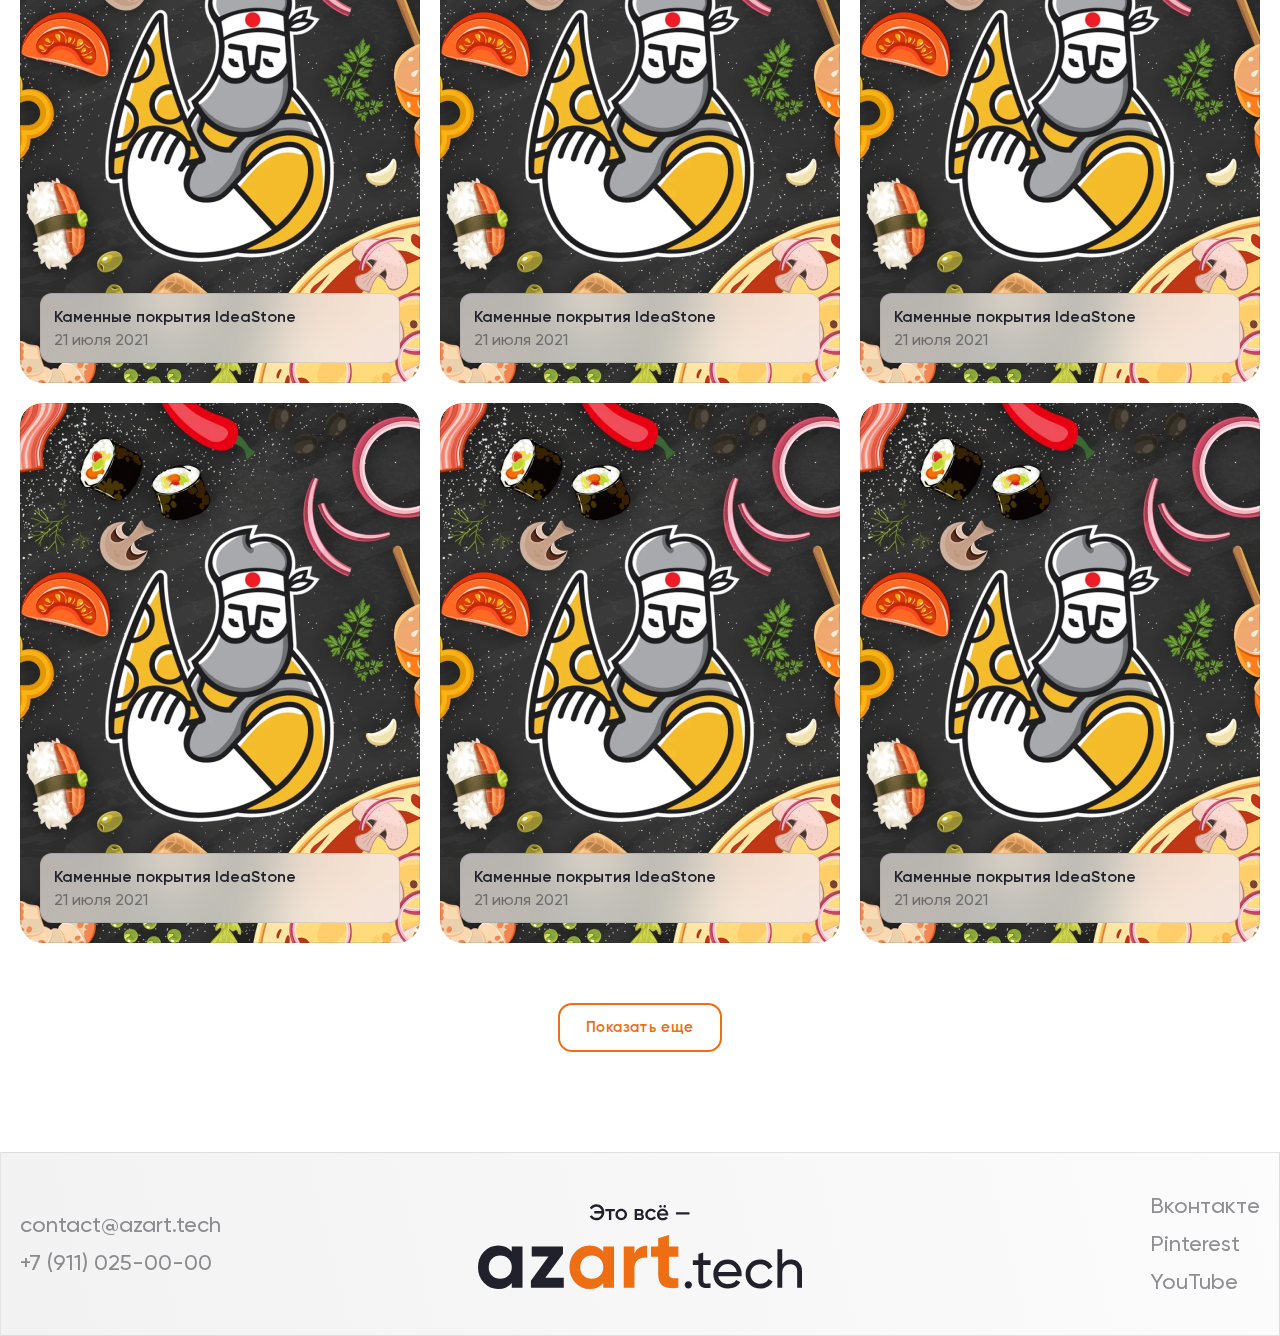
<file: promotion.html>
<!DOCTYPE html>
<html lang="ru">
<head>
    <meta charset="UTF-8">
    <meta http-equiv="X-UA-Compatible" content="IE=edge">
    <title>Home</title>
    <meta name="theme-color" content="#fff">
    <meta name="apple-mobile-web-app-status-bar-style" content="black-translucent">
    <meta name="viewport" content="width=device-width, user-scalable=no, initial-scale=1.0, maximum-scale=1.0, minimum-scale=1.0">
    <meta name="format-detection" content="telephone=no">
    <meta name="author" content="">
    <base href="">
    <link rel="canonical" href="/">
    <!-- page description -->
    <meta name="description" content="">
    <meta name="keywords" content="">
    <meta name="Copyright" content="">
    <!-- social networks -->
    <meta property="og:locale" content="ru_RU">
    <meta property="og:type" content="website">
    <meta property="og:title" content="">
    <meta property="og:description" content="">
    <meta property="og:image" content="">
    <meta property="og:url" content="">
    <meta property="og:site_name" content="">
    <!-- fancybox -->
    <link rel="stylesheet" href="bower_components/fancybox/dist/jquery.fancybox.min.css">
    <!-- styles files -->
    <link rel="stylesheet" href="assets/css/main.css">
    <link rel="stylesheet" href="assets/css/media.css">
</head>
<body>
    <!-- header -->
    <header class="header">
        <div class="container">
            <div class="header-wrapper f-center-jcsb">
                <a href="/" class="header-logo">
                    <img src="assets/img/logo.svg" alt="" class="header-logo__img">
                </a>
                <nav class="header-nav">
                    <ul class="header-menu f-center">
                        <li class="header-menu__item">
                            <a href="#" class="header-menu__link">
                                О нас
                            </a>
                        </li>
                        <li class="header-menu__item">
                            <a href="#" class="header-menu__link">
                                Разработка
                            </a>
                        </li>
                        <li class="header-menu__item">
                            <a href="#" class="header-menu__link">
                                Продвижение
                            </a>
                        </li>
                        <li class="header-menu__item">
                            <a href="#" class="header-menu__link">
                                Продакшн    
                            </a>
                        </li>
                        <li class="header-menu__item">
                            <a href="#" class="header-menu__link">
                                Блог
                            </a>
                        </li>
                    </ul>
                </nav>
                <div class="header-contacts f-center">
                    <a href="#" class="header-contacts__telegram">
                        <img src="assets/img/telegram-icon.png" alt="">
                    </a>
                    <button type="button" class="header-contacts__btn connect-btn">
                        <span class="header-contacts__btn-text">
                            Оставить заявку
                        </span>
                    </button>
                </div>
            </div>
        </div>
    </header>
    <!-- main -->
    <main>
        <section class="info">
            <div class="container">
                <div class="info-wrapper">
                    <div class="info-main">
                        <h1 class="info__title title"> 
                            Наш средний
                            
                            <span>пакет услуг</span>
                        </h1>
                        <div class="info-descr">
                            <h2 class="info-descr__title">
                                Индивидуальный подход к клиенту и его бизнесу
                            </h2>
                            <p class="info-descr__descr">
                                Главное для нас — это правильно поставленная задача, она позволит грамотно осветить основные ценности бизнеса заказчика.
                            </p>
                        </div>
                    </div>
                    <ul class="info-list">
                        <li class="info-item">
                            <a href="" class="info-item__link">
                                <img src="assets/img/development/img-one.jpg" alt="" class="img-cover">
                            </a>
                        </li>
                        <li class="info-item">
                            <a href="" class="info-item__link">
                                <img src="assets/img/development/img-five.jpg" alt="" class="img-cover">
                            </a>
                        </li>
                        <li class="info-item">
                            <a href="" class="info-item__link">
                                <img src="assets/img/development/img-six.jpg" alt="" class="img-cover">
                            </a>
                        </li>
                        <li class="info-item">
                            <a href="" class="info-item__link">
                                <img src="assets/img/development/img-two.jpg" alt="" class="img-cover">
                            </a>
                        </li>
                        <li class="info-item">
                            <a href="" class="info-item__link">
                                <img src="assets/img/development/img-three.jpg" alt="" class="img-cover">
                            </a>
                        </li>
                        <li class="info-item">
                            <a href="" class="info-item__link">
                                <img src="assets/img/development/img-seven.jpg" alt="" class="img-cover">
                            </a>
                        </li>
                        <li class="info-item">
                            <a href="" class="info-item__link">
                                <img src="assets/img/development/img-four.jpg" alt="" class="img-cover">
                            </a>
                        </li>
                    </ul>
                </div>
            </div>
        </section>
        <div class="block">
            <div class="container">
                <div class="block-wrapper" style="background: url('assets/img/block/banner.jpg') no-repeat center/cover;">
                    <h2 class="block__title"></h2>
                </div>
            </div>
        </div>
        <section class="project">
            <div class="container">
                <div class="project-wrapper">
                    <ul class="project-list">
                        <li class="project-item">
                            <a href="" class="project-item-link">
                                <div class="project-item-image">
                                    <img src="assets/img/project/one.jpg" alt="" class="img-cover">
                                </div>
                                <div class="project-item-text">
                                    <h2 class="project-item-text__title">
                                        Каменные покрытия IdeaStone
                                    </h2>
                                    <p class="project-item-text__date">
                                        21 июля 2021
                                    </p>
                                </div>
                            </a>
                        </li>
                        <li class="project-item">
                            <a href="" class="project-item-link">
                                <div class="project-item-image">
                                    <img src="assets/img/project/one.jpg" alt="" class="img-cover">
                                </div>
                                <div class="project-item-text">
                                    <h2 class="project-item-text__title">
                                        Каменные покрытия IdeaStone
                                    </h2>
                                    <p class="project-item-text__date">
                                        21 июля 2021
                                    </p>
                                </div>
                            </a>
                        </li>
                        <li class="project-item">
                            <a href="" class="project-item-link">
                                <div class="project-item-image">
                                    <img src="assets/img/project/one.jpg" alt="" class="img-cover">
                                </div>
                                <div class="project-item-text">
                                    <h2 class="project-item-text__title">
                                        Каменные покрытия IdeaStone
                                    </h2>
                                    <p class="project-item-text__date">
                                        21 июля 2021
                                    </p>
                                </div>
                            </a>
                        </li>
                        <li class="project-item">
                            <a href="" class="project-item-link">
                                <div class="project-item-image">
                                    <img src="assets/img/project/one.jpg" alt="" class="img-cover">
                                </div>
                                <div class="project-item-text">
                                    <h2 class="project-item-text__title">
                                        Каменные покрытия IdeaStone
                                    </h2>
                                    <p class="project-item-text__date">
                                        21 июля 2021
                                    </p>
                                </div>
                            </a>
                        </li>
                        <li class="project-item">
                            <a href="" class="project-item-link">
                                <div class="project-item-image">
                                    <img src="assets/img/project/one.jpg" alt="" class="img-cover">
                                </div>
                                <div class="project-item-text">
                                    <h2 class="project-item-text__title">
                                        Каменные покрытия IdeaStone
                                    </h2>
                                    <p class="project-item-text__date">
                                        21 июля 2021
                                    </p>
                                </div>
                            </a>
                        </li>
                        <li class="project-item">
                            <a href="" class="project-item-link">
                                <div class="project-item-image">
                                    <img src="assets/img/project/one.jpg" alt="" class="img-cover">
                                </div>
                                <div class="project-item-text">
                                    <h2 class="project-item-text__title">
                                        Каменные покрытия IdeaStone
                                    </h2>
                                    <p class="project-item-text__date">
                                        21 июля 2021
                                    </p>
                                </div>
                            </a>
                        </li>
                        <li class="project-item">
                            <a href="" class="project-item-link">
                                <div class="project-item-image">
                                    <img src="assets/img/project/one.jpg" alt="" class="img-cover">
                                </div>
                                <div class="project-item-text">
                                    <h2 class="project-item-text__title">
                                        Каменные покрытия IdeaStone
                                    </h2>
                                    <p class="project-item-text__date">
                                        21 июля 2021
                                    </p>
                                </div>
                            </a>
                        </li>
                    </ul>
                    <div class="project-load-button">
                        <button class="project__button">
                            Показать еще
                        </button>
                    </div>
                </div>
            </div>
        </section>
    </main>
    <!-- credits -->
    <footer class="credits">
        <div class="container">
            <div class="credits-wrapper f-center-jcsb">
                <ul class="credits-contacts">
                    <li class="credits-contacts__item">
                        <a href="mailto:contact@azart.tech" class="credits-contacts__link">
                            contact@azart.tech
                        </a>
                    </li>
                    <li class="credits-contacts__item">
                        <a href="tel:+7 (911) 025-00-00" class="credits-contacts__link">
                            +7 (911) 025-00-00
                        </a>
                    </li>
                </ul>
                <a href="/" class="credits-logo">
                    <img src="assets/img/credits-logo.svg" alt="" class="credits-logo__img">
                </a>
                <ul class="credits-contacts">
                    <li class="credits-contacts__item">
                        <a href="#vk" class="credits-contacts__link">
                            Вконтакте
                        </a>
                    </li>
                    <li class="credits-contacts__item">
                        <a href="#pint" class="credits-contacts__link">
                            Pinterest
                        </a>
                    </li>
                    <li class="credits-contacts__item">
                        <a href="#youtube" class="credits-contacts__link">
                            YouTube
                        </a>
                    </li>
                </ul>
            </div>
        </div>
    </footer>
    <!-- jQuery -->
    <script src="bower_components/jquery/dist/jquery.min.js"></script>
    <!-- slick-carousel -->
    <script src="bower_components/slick-carousel/slick/slick.min.js"></script>
    <!-- parallax -->
    <script src="bower_components/rellax/rellax.min.js"></script>
    <!-- fancybox -->
    <script src="bower_components/fancybox/dist/jquery.fancybox.min.js"></script>
    <!-- masked input -->
    <script src="bower_components/jquery.maskedinput/dist/jquery.maskedinput.min.js"></script>
    <!-- app js -->
    <script src="assets/js/app.js"></script>
</body>
</html>
</file>
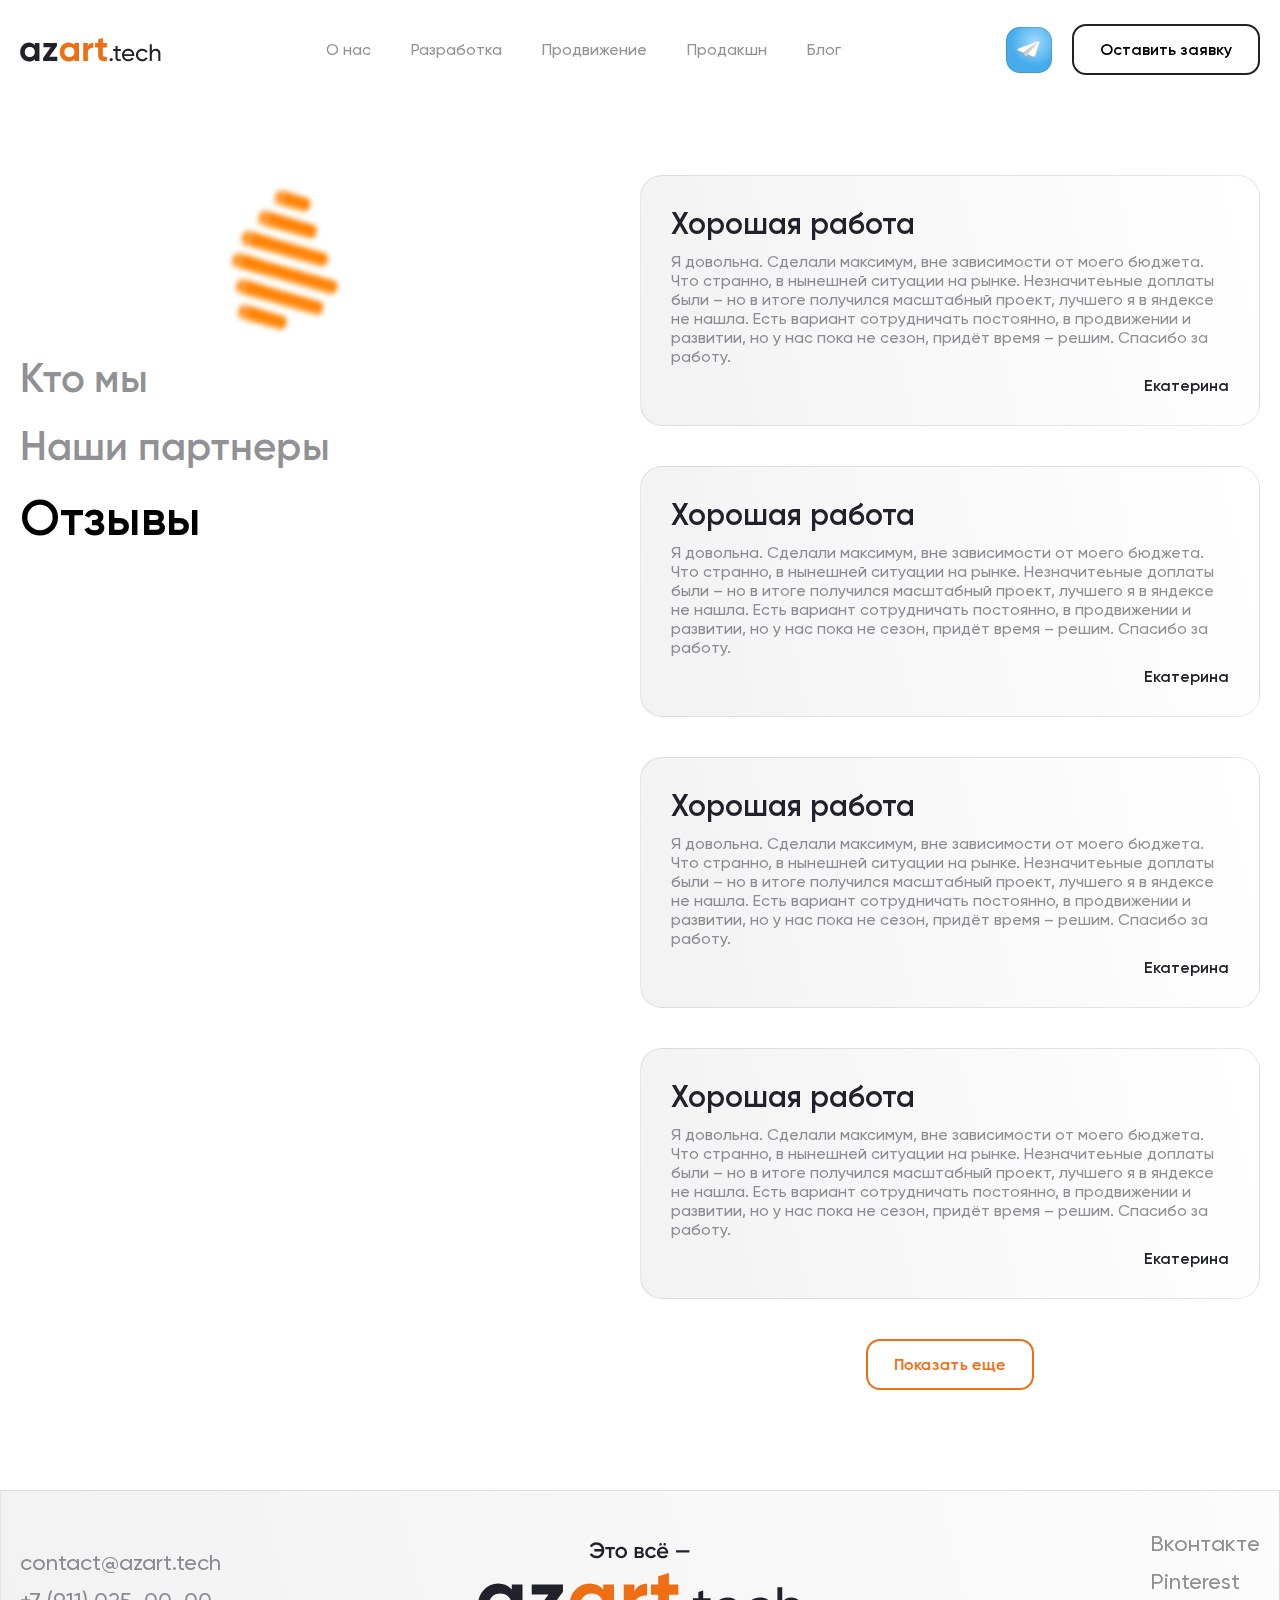
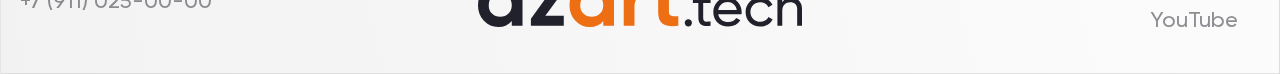
<file: reviews.html>
<!DOCTYPE html>
<html lang="ru">
<head>
    <meta charset="UTF-8">
    <meta http-equiv="X-UA-Compatible" content="IE=edge">
    <title>Reviews</title>
    <meta name="theme-color" content="#fff">
    <meta name="apple-mobile-web-app-status-bar-style" content="black-translucent">
    <meta name="viewport" content="width=device-width, user-scalable=no, initial-scale=1.0, maximum-scale=1.0, minimum-scale=1.0">
    <meta name="format-detection" content="telephone=no">
    <meta name="author" content="">
    <base href="">
    <link rel="canonical" href="/">
    <!-- page description -->
    <meta name="description" content="">
    <meta name="keywords" content="">
    <meta name="Copyright" content="">
    <!-- social networks -->
    <meta property="og:locale" content="ru_RU">
    <meta property="og:type" content="website">
    <meta property="og:title" content="">
    <meta property="og:description" content="">
    <meta property="og:image" content="">
    <meta property="og:url" content="">
    <meta property="og:site_name" content="">
    <!-- fancybox -->
    <link rel="stylesheet" href="bower_components/fancybox/dist/jquery.fancybox.min.css">
    <!-- styles files -->
    <link rel="stylesheet" href="assets/css/main.css">
    <link rel="stylesheet" href="assets/css/media.css">
</head>
<body>
    <!-- header -->
    <header class="header">
        <div class="container">
            <div class="header-wrapper f-center-jcsb">
                <a href="/" class="header-logo">
                    <img src="assets/img/logo.svg" alt="" class="header-logo__img">
                </a>
                <nav class="header-nav">
                    <ul class="header-menu f-center">
                        <li class="header-menu__item">
                            <a href="#" class="header-menu__link">
                                О нас
                            </a>
                        </li>
                        <li class="header-menu__item">
                            <a href="#" class="header-menu__link">
                                Разработка
                            </a>
                        </li>
                        <li class="header-menu__item">
                            <a href="#" class="header-menu__link">
                                Продвижение
                            </a>
                        </li>
                        <li class="header-menu__item">
                            <a href="#" class="header-menu__link">
                                Продакшн    
                            </a>
                        </li>
                        <li class="header-menu__item">
                            <a href="#" class="header-menu__link">
                                Блог
                            </a>
                        </li>
                    </ul>
                </nav>
                <div class="header-contacts f-center">
                    <a href="#" class="header-contacts__telegram">
                        <img src="assets/img/telegram-icon.png" alt="">
                    </a>
                    <button type="button" class="header-contacts__btn connect-btn">
                        <span class="header-contacts__btn-text">
                            Оставить заявку
                        </span>
                    </button>
                </div>
            </div>
        </div>
    </header>
    <!-- main -->
    <main>
        <!-- about  -->
        <section class="about section_simple">
            <div class="container">
                <div class="about-top rellax" data-rellax-speed="1">
                    <img src="assets/img/about-top.png" alt="">
                </div>
                <div class="about-left rellax" data-rellax-speed="1">
                    <img src="assets/img/about-left.png" alt="">
                </div>
                <div class="about-right rellax" data-rellax-speed="1">
                    <img src="assets/img/about-right-top.png" alt="">
                </div>
                <div class="about-bottom rellax" data-rellax-speed="1">
                    <img src="assets/img/about-bottom.png" alt="">
                </div>
                <div class="about-wrapper f-jcsb">
                    <nav class="about-nav">
                        <ul class="about-menu">
                            <li class="about-menu__item">
                                <a href="#" class="about-menu__link">
                                    Кто мы
                                </a>
                            </li>
                            <li class="about-menu__item">
                                <a href="#" class="about-menu__link">
                                    Наши партнеры
                                </a>
                            </li>
                            <li class="about-menu__item">
                                <a href="#" class="about-menu__link active">
                                    Отзывы
                                </a>
                            </li>
                        </ul>
                    </nav>
                    <div class="about-content">
                        <ul class="about-reviews">
                            <li class="about-reviews__item">
                                <h3 class="about-reviews__title">
                                    Хорошая работа
                                </h3>
                                <p class="about-reviews__text">
                                    Я довольна. Сделали максимум, вне зависимости от моего бюджета. Что странно, в нынешней ситуации на рынке. Незначитеьные доплаты были – но в итоге получился масштабный проект, лучшего я в яндексе не нашла. Есть вариант сотрудничать постоянно, в продвижении и развитии, но у нас пока не сезон, придёт время – решим. Спасибо за работу.
                                </p>
                                <p class="about-reviews__author">
                                    Екатерина
                                </p>
                            </li>
                            <li class="about-reviews__item">
                                <h3 class="about-reviews__title">
                                    Хорошая работа
                                </h3>
                                <p class="about-reviews__text">
                                    Я довольна. Сделали максимум, вне зависимости от моего бюджета. Что странно, в нынешней ситуации на рынке. Незначитеьные доплаты были – но в итоге получился масштабный проект, лучшего я в яндексе не нашла. Есть вариант сотрудничать постоянно, в продвижении и развитии, но у нас пока не сезон, придёт время – решим. Спасибо за работу.
                                </p>
                                <p class="about-reviews__author">
                                    Екатерина
                                </p>
                            </li>
                            <li class="about-reviews__item">
                                <h3 class="about-reviews__title">
                                    Хорошая работа
                                </h3>
                                <p class="about-reviews__text">
                                    Я довольна. Сделали максимум, вне зависимости от моего бюджета. Что странно, в нынешней ситуации на рынке. Незначитеьные доплаты были – но в итоге получился масштабный проект, лучшего я в яндексе не нашла. Есть вариант сотрудничать постоянно, в продвижении и развитии, но у нас пока не сезон, придёт время – решим. Спасибо за работу.
                                </p>
                                <p class="about-reviews__author">
                                    Екатерина
                                </p>
                            </li>
                            <li class="about-reviews__item">
                                <h3 class="about-reviews__title">
                                    Хорошая работа
                                </h3>
                                <p class="about-reviews__text">
                                    Я довольна. Сделали максимум, вне зависимости от моего бюджета. Что странно, в нынешней ситуации на рынке. Незначитеьные доплаты были – но в итоге получился масштабный проект, лучшего я в яндексе не нашла. Есть вариант сотрудничать постоянно, в продвижении и развитии, но у нас пока не сезон, придёт время – решим. Спасибо за работу.
                                </p>
                                <p class="about-reviews__author">
                                    Екатерина
                                </p>
                            </li>
                        </ul>
                        <button type="button" class="member-project__btn">
                            Показать еще
                        </button>
                    </div>
                </div>
            </div>
        </section>
    </main>
    <!-- credits -->
    <footer class="credits">
        <div class="container">
            <div class="credits-wrapper f-center-jcsb">
                <ul class="credits-contacts">
                    <li class="credits-contacts__item">
                        <a href="mailto:contact@azart.tech" class="credits-contacts__link">
                            contact@azart.tech
                        </a>
                    </li>
                    <li class="credits-contacts__item">
                        <a href="tel:+7 (911) 025-00-00" class="credits-contacts__link">
                            +7 (911) 025-00-00
                        </a>
                    </li>
                </ul>
                <a href="/" class="credits-logo">
                    <img src="assets/img/credits-logo.svg" alt="" class="credits-logo__img">
                </a>
                <ul class="credits-contacts">
                    <li class="credits-contacts__item">
                        <a href="#vk" class="credits-contacts__link">
                            Вконтакте
                        </a>
                    </li>
                    <li class="credits-contacts__item">
                        <a href="#pint" class="credits-contacts__link">
                            Pinterest
                        </a>
                    </li>
                    <li class="credits-contacts__item">
                        <a href="#youtube" class="credits-contacts__link">
                            YouTube
                        </a>
                    </li>
                </ul>
            </div>
        </div>
    </footer>
    <!-- jQuery -->
    <script src="bower_components/jquery/dist/jquery.min.js"></script>
    <!-- slick-carousel -->
    <script src="bower_components/slick-carousel/slick/slick.min.js"></script>
    <!-- parallax -->
    <script src="bower_components/rellax/rellax.min.js"></script>
    <!-- fancybox -->
    <script src="bower_components/fancybox/dist/jquery.fancybox.min.js"></script>
    <!-- masked input -->
    <script src="bower_components/jquery.maskedinput/dist/jquery.maskedinput.min.js"></script>
    <!-- app js -->
    <script src="assets/js/app.js"></script>
</body>
</html>
</file>
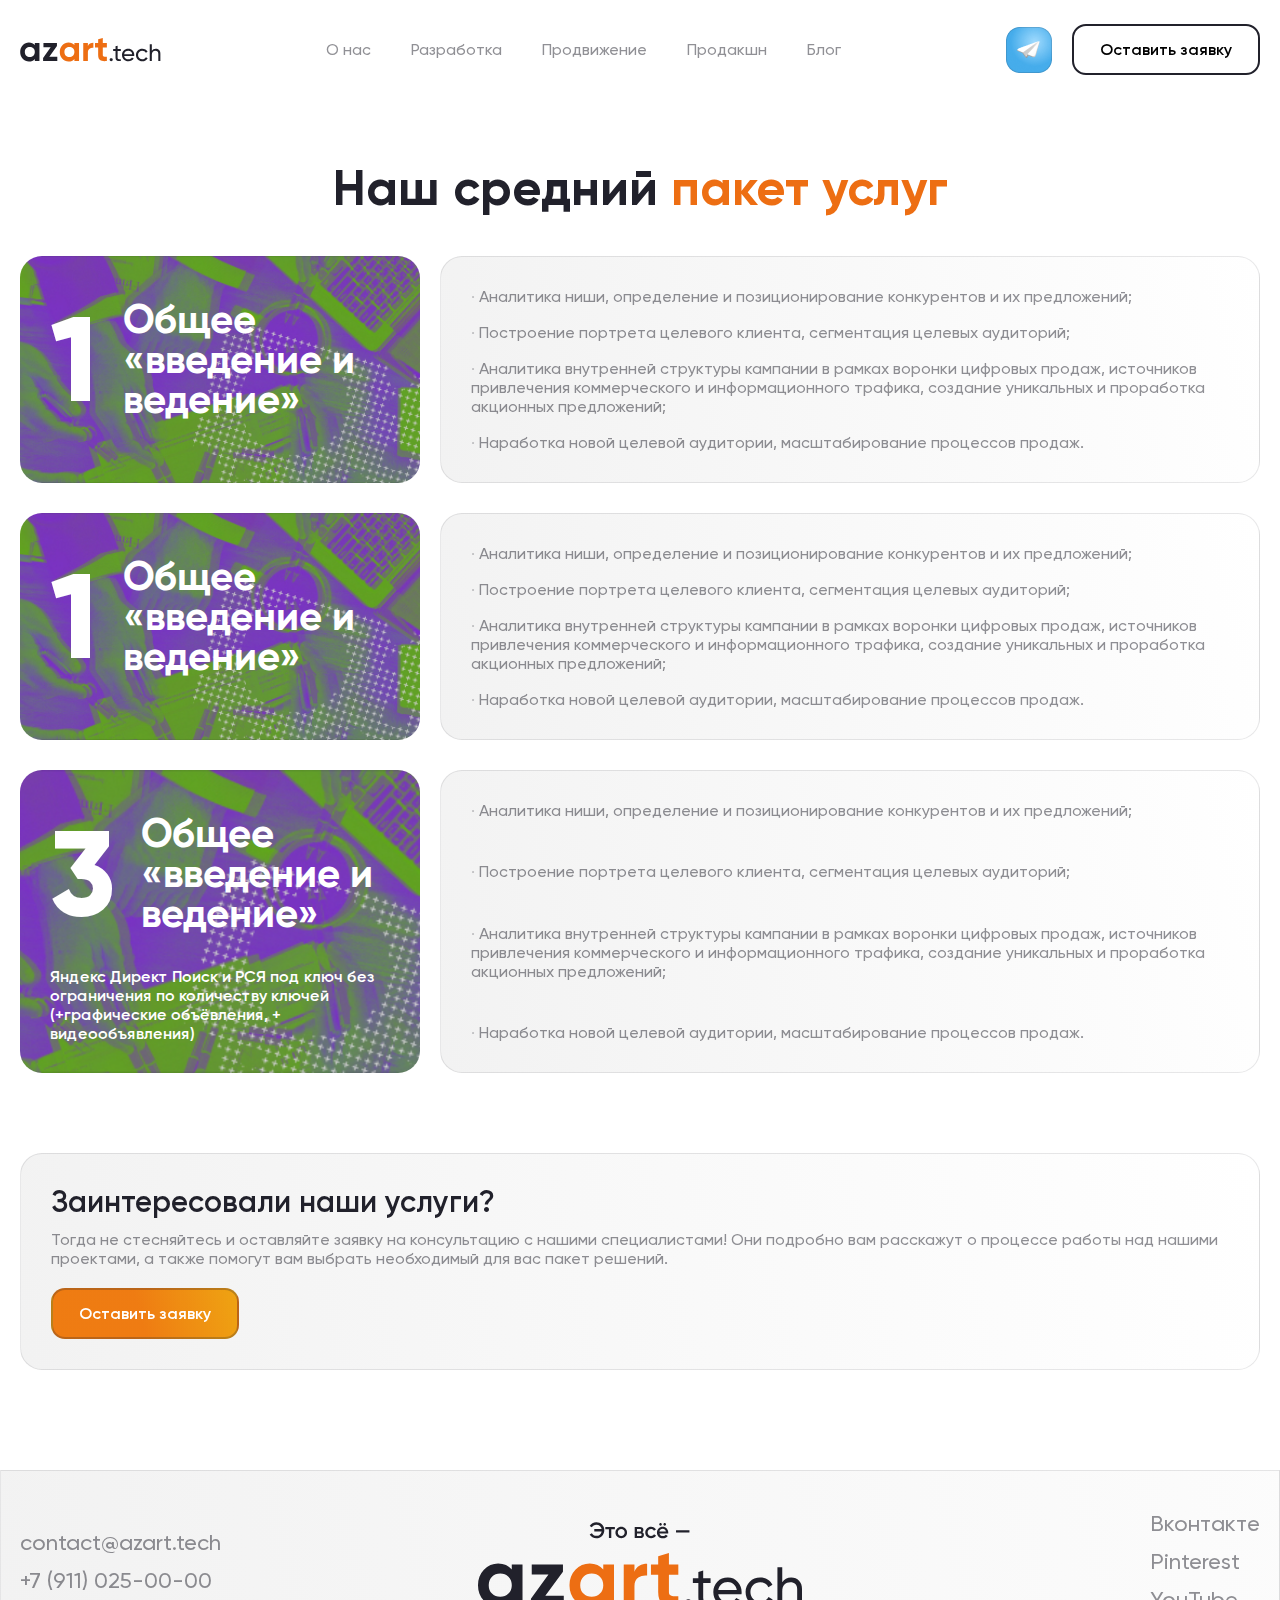
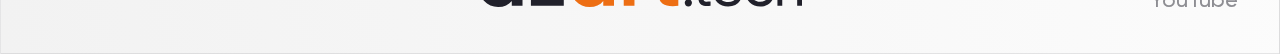
<file: service.html>
<!DOCTYPE html>
<html lang="ru">
<head>
    <meta charset="UTF-8">
    <meta http-equiv="X-UA-Compatible" content="IE=edge">
    <title>Home</title>
    <meta name="theme-color" content="#fff">
    <meta name="apple-mobile-web-app-status-bar-style" content="black-translucent">
    <meta name="viewport" content="width=device-width, user-scalable=no, initial-scale=1.0, maximum-scale=1.0, minimum-scale=1.0">
    <meta name="format-detection" content="telephone=no">
    <meta name="author" content="">
    <base href="">
    <link rel="canonical" href="/">
    <!-- page description -->
    <meta name="description" content="">
    <meta name="keywords" content="">
    <meta name="Copyright" content="">
    <!-- social networks -->
    <meta property="og:locale" content="ru_RU">
    <meta property="og:type" content="website">
    <meta property="og:title" content="">
    <meta property="og:description" content="">
    <meta property="og:image" content="">
    <meta property="og:url" content="">
    <meta property="og:site_name" content="">
    <!-- fancybox -->
    <link rel="stylesheet" href="bower_components/fancybox/dist/jquery.fancybox.min.css">
    <!-- styles files -->
    <link rel="stylesheet" href="assets/css/main.css">
    <link rel="stylesheet" href="assets/css/media.css">
</head>
<body>
    <!-- header -->
    <header class="header">
        <div class="container">
            <div class="header-wrapper f-center-jcsb">
                <a href="/" class="header-logo">
                    <img src="assets/img/logo.svg" alt="" class="header-logo__img">
                </a>
                <nav class="header-nav">
                    <ul class="header-menu f-center">
                        <li class="header-menu__item">
                            <a href="#" class="header-menu__link">
                                О нас
                            </a>
                        </li>
                        <li class="header-menu__item">
                            <a href="#" class="header-menu__link">
                                Разработка
                            </a>
                        </li>
                        <li class="header-menu__item">
                            <a href="#" class="header-menu__link">
                                Продвижение
                            </a>
                        </li>
                        <li class="header-menu__item">
                            <a href="#" class="header-menu__link">
                                Продакшн    
                            </a>
                        </li>
                        <li class="header-menu__item">
                            <a href="#" class="header-menu__link">
                                Блог
                            </a>
                        </li>
                    </ul>
                </nav>
                <div class="header-contacts f-center">
                    <a href="#" class="header-contacts__telegram">
                        <img src="assets/img/telegram-icon.png" alt="">
                    </a>
                    <button type="button" class="header-contacts__btn connect-btn">
                        <span class="header-contacts__btn-text">
                            Оставить заявку
                        </span>
                    </button>
                </div>
            </div>
        </div>
    </header>
    <!-- main -->
    <main>
        <section class="service">
            <div class="container">
                <div class="service-wrapper">
                    <h1 class="service__title title">
                        Наш средний <span>пакет услуг</span>
                    </h1>
                    <ul class="service-list">
                        <li class="service-item">
                            <div class="service-item-left">
                                <div class="service-item-title" style="background: url('assets/img/service/img.jpg') no-repeat center/cover;">
                                    <div class="service-item-title-inner">
                                        <span class="service-item-title__num">1</span>
                                        <p class="service-item-title__text">Общее «введение и ведение»</p>
                                    </div>
                                    <p class="service-item-title__descr">
                                        
                                    </p>
                                </div>
                            </div>
                            <div class="service-item-right">
                                <ul>
                                    <li>
                                        Аналитика ниши, определение и позиционирование конкурентов и их предложений;
                                    </li>
                                    <li>
                                        Построение портрета целевого клиента, сегментация целевых аудиторий;
                                    </li>
                                    <li>
                                        Аналитика внутренней структуры кампании в рамках воронки цифровых продаж, источников привлечения коммерческого и информационного трафика, создание уникальных и проработка акционных предложений;
                                    </li>
                                    <li>
                                        Наработка новой целевой аудитории, масштабирование процессов продаж.
                                    </li>
                                </ul>
                            </div>
                        </li>
                        <li class="service-item">
                            <div class="service-item-left">
                                <div class="service-item-title" style="background: url('assets/img/service/img.jpg') no-repeat center/cover;">
                                    <div class="service-item-title-inner">
                                        <span class="service-item-title__num">1</span>
                                        <p class="service-item-title__text">Общее «введение и ведение»</p>
                                    </div>
                                    <p class="service-item-title__descr">
                                        
                                    </p>
                                </div>
                            </div>
                            <div class="service-item-right">
                                <ul>
                                    <li>
                                        Аналитика ниши, определение и позиционирование конкурентов и их предложений;
                                    </li>
                                    <li>
                                        Построение портрета целевого клиента, сегментация целевых аудиторий;
                                    </li>
                                    <li>
                                        Аналитика внутренней структуры кампании в рамках воронки цифровых продаж, источников привлечения коммерческого и информационного трафика, создание уникальных и проработка акционных предложений;
                                    </li>
                                    <li>
                                        Наработка новой целевой аудитории, масштабирование процессов продаж.
                                    </li>
                                </ul>
                            </div>
                        </li>
                        <li class="service-item">
                            <div class="service-item-left">
                                <div class="service-item-title" style="background: url('assets/img/service/img.jpg') no-repeat center/cover;">
                                    <div class="service-item-title-inner">
                                        <span class="service-item-title__num">3</span>
                                        <p class="service-item-title__text">Общее «введение и ведение»</p>
                                    </div>
                                    <p class="service-item-title__descr">
                                        Яндекс Директ Поиск и РСЯ под ключ без ограничения по количеству ключей (+графические объёвления, + видеообъявления)
                                    </p>
                                </div>
                            </div>
                            <div class="service-item-right">
                                <ul>
                                    <li>
                                        Аналитика ниши, определение и позиционирование конкурентов и их предложений;
                                    </li>
                                    <li>
                                        Построение портрета целевого клиента, сегментация целевых аудиторий;
                                    </li>
                                    <li>
                                        Аналитика внутренней структуры кампании в рамках воронки цифровых продаж, источников привлечения коммерческого и информационного трафика, создание уникальных и проработка акционных предложений;
                                    </li>
                                    <li>
                                        Наработка новой целевой аудитории, масштабирование процессов продаж.
                                    </li>
                                </ul>
                            </div>
                        </li>
                    </ul>
                </div>
            </div>
        </section>
        <div class="recall">
            <div class="container">
                <div class="recall-wrapper">
                    <h3 class="recall__title">Заинтересовали наши услуги?</h3>
                    <p class="recall__descr">
                        Тогда не стесняйтесь и оставляйте заявку на консультацию с нашими специалистами! Они подробно вам расскажут о процессе работы над нашими проектами, а также помогут вам выбрать необходимый для вас пакет решений.
                    </p>
                    <button class="recall__button">
                        <span>Оставить заявку</span>
                    </button>
                </div>
            </div>
        </div>
    </main>
    <!-- credits -->
    <footer class="credits">
        <div class="container">
            <div class="credits-wrapper f-center-jcsb">
                <ul class="credits-contacts">
                    <li class="credits-contacts__item">
                        <a href="mailto:contact@azart.tech" class="credits-contacts__link">
                            contact@azart.tech
                        </a>
                    </li>
                    <li class="credits-contacts__item">
                        <a href="tel:+7 (911) 025-00-00" class="credits-contacts__link">
                            +7 (911) 025-00-00
                        </a>
                    </li>
                </ul>
                <a href="/" class="credits-logo">
                    <img src="assets/img/credits-logo.svg" alt="" class="credits-logo__img">
                </a>
                <ul class="credits-contacts">
                    <li class="credits-contacts__item">
                        <a href="#vk" class="credits-contacts__link">
                            Вконтакте
                        </a>
                    </li>
                    <li class="credits-contacts__item">
                        <a href="#pint" class="credits-contacts__link">
                            Pinterest
                        </a>
                    </li>
                    <li class="credits-contacts__item">
                        <a href="#youtube" class="credits-contacts__link">
                            YouTube
                        </a>
                    </li>
                </ul>
            </div>
        </div>
    </footer>
    <!-- jQuery -->
    <script src="bower_components/jquery/dist/jquery.min.js"></script>
    <!-- slick-carousel -->
    <script src="bower_components/slick-carousel/slick/slick.min.js"></script>
    <!-- parallax -->
    <script src="bower_components/rellax/rellax.min.js"></script>
    <!-- fancybox -->
    <script src="bower_components/fancybox/dist/jquery.fancybox.min.js"></script>
    <!-- masked input -->
    <script src="bower_components/jquery.maskedinput/dist/jquery.maskedinput.min.js"></script>
    <!-- app js -->
    <script src="assets/js/app.js"></script>
</body>
</html>
</file>
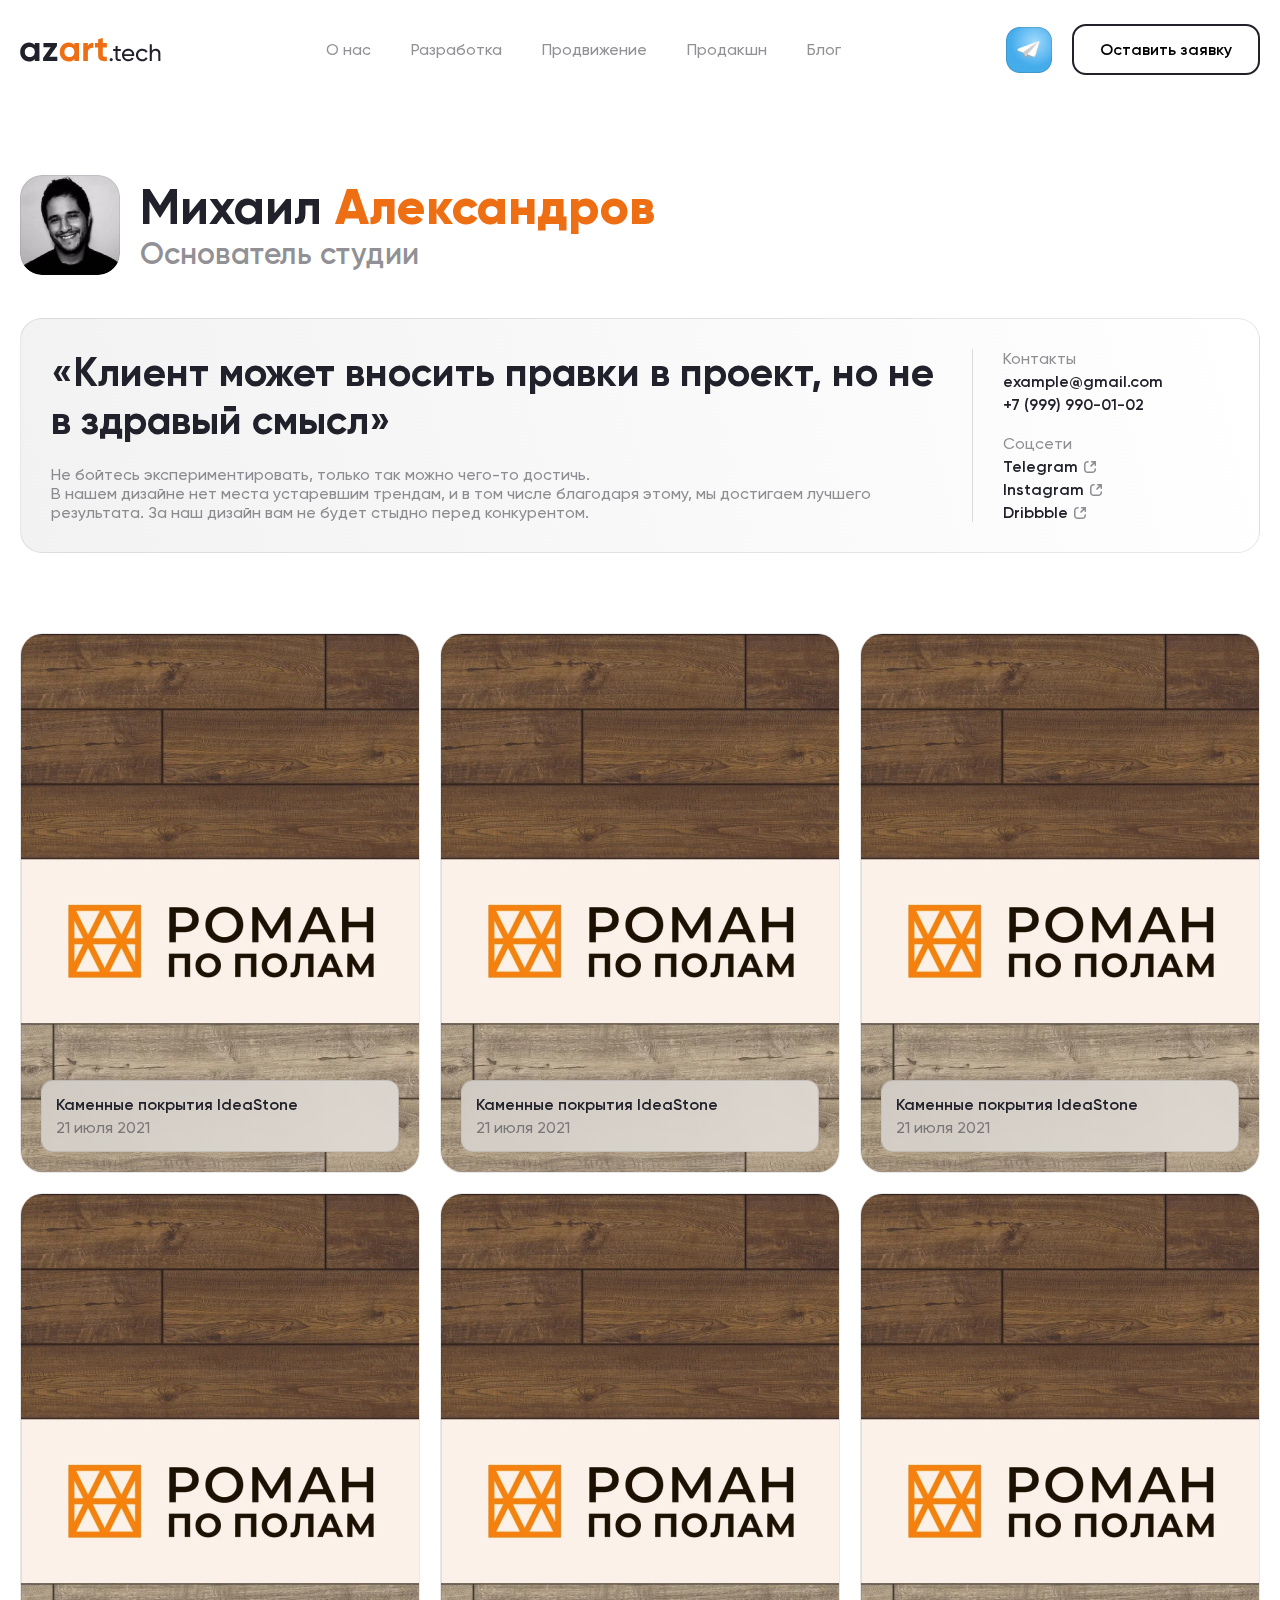
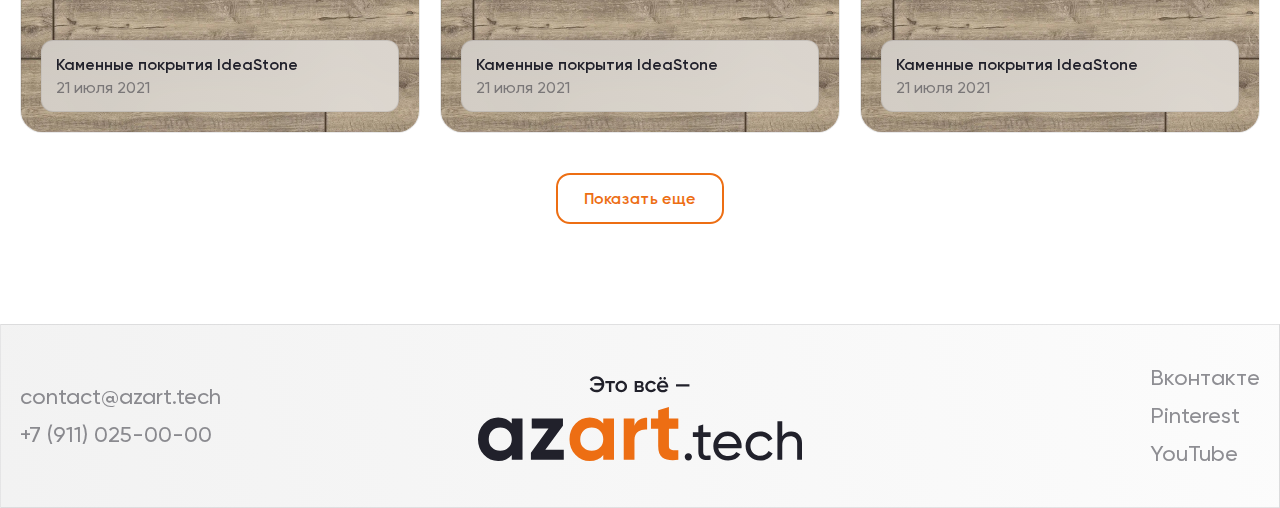
<file: team-page.html>
<!DOCTYPE html>
<html lang="ru">
<head>
    <meta charset="UTF-8">
    <meta http-equiv="X-UA-Compatible" content="IE=edge">
    <title>Team Page</title>
    <meta name="theme-color" content="#fff">
    <meta name="apple-mobile-web-app-status-bar-style" content="black-translucent">
    <meta name="viewport" content="width=device-width, user-scalable=no, initial-scale=1.0, maximum-scale=1.0, minimum-scale=1.0">
    <meta name="format-detection" content="telephone=no">
    <meta name="author" content="">
    <base href="">
    <link rel="canonical" href="/">
    <!-- page description -->
    <meta name="description" content="">
    <meta name="keywords" content="">
    <meta name="Copyright" content="">
    <!-- social networks -->
    <meta property="og:locale" content="ru_RU">
    <meta property="og:type" content="website">
    <meta property="og:title" content="">
    <meta property="og:description" content="">
    <meta property="og:image" content="">
    <meta property="og:url" content="">
    <meta property="og:site_name" content="">
    <!-- fancybox -->
    <link rel="stylesheet" href="bower_components/fancybox/dist/jquery.fancybox.min.css">
    <!-- styles files -->
    <link rel="stylesheet" href="assets/css/main.css">
    <link rel="stylesheet" href="assets/css/media.css">
</head>
<body>
    <!-- header -->
    <header class="header">
        <div class="container">
            <div class="header-wrapper f-center-jcsb">
                <a href="/" class="header-logo">
                    <img src="assets/img/logo.svg" alt="" class="header-logo__img">
                </a>
                <nav class="header-nav">
                    <ul class="header-menu f-center">
                        <li class="header-menu__item">
                            <a href="#" class="header-menu__link">
                                О нас
                            </a>
                        </li>
                        <li class="header-menu__item">
                            <a href="#" class="header-menu__link">
                                Разработка
                            </a>
                        </li>
                        <li class="header-menu__item">
                            <a href="#" class="header-menu__link">
                                Продвижение
                            </a>
                        </li>
                        <li class="header-menu__item">
                            <a href="#" class="header-menu__link">
                                Продакшн    
                            </a>
                        </li>
                        <li class="header-menu__item">
                            <a href="#" class="header-menu__link">
                                Блог
                            </a>
                        </li>
                    </ul>
                </nav>
                <div class="header-contacts f-center">
                    <a href="#" class="header-contacts__telegram">
                        <img src="assets/img/telegram-icon.png" alt="">
                    </a>
                    <button type="button" class="header-contacts__btn connect-btn">
                        <span class="header-contacts__btn-text">
                            Оставить заявку
                        </span>
                    </button>
                </div>
            </div>
        </div>
    </header>
    <!-- main -->
    <main>
        <!-- member -->
        <section class="member section_simple">
            <div class="container">
                <div class="member-content f-center">
                    <div class="member-content__icon">
                        <img src="assets/img/team-icon.png" alt="">
                    </div>
                    <div class="member-content__block">
                        <h1 class="member-content__title">
                            Михаил <span>Александров</span>
                        </h1>
                        <p class="member-content__text">
                            Основатель студии
                        </p>
                    </div>
                </div>
                <div class="member-block f-jcsb">
                    <div class="member-block__content">
                        <h2 class="member-block__title">
                            «Клиент может вносить правки в проект, но не в здравый смысл»
                        </h2>
                        <p class="member-block__text">
                            Не бойтесь экспериментировать, только так можно чего-то достичь.<br>
                            В нашем дизайне нет места устаревшим трендам, и в том числе благодаря этому, мы достигаем лучшего результата. За наш дизайн вам не будет стыдно перед конкурентом.
                        </p>
                    </div>
                    <div class="member-block__contacts">
                        <div class="member-block__item">
                            <p class="member-block__point">
                                Контакты
                            </p>
                            <ul class="member-contacts">
                                <li class="member-contacts__item">
                                    <a href="#" class="member-contacts__link">
                                        example@gmail.com
                                    </a>
                                </li>
                                <li class="member-contacts__item">
                                    <a href="tel:+7 (999) 990-01-02" class="member-contacts__link">
                                        +7 (999) 990-01-02
                                    </a>
                                </li>
                            </ul>
                            <p class="member-block__point">
                                Соцсети
                            </p>
                            <ul class="member-contacts">
                                <li class="member-contacts__item">
                                    <a href="#" class="member-contacts__link f-center">
                                        Telegram
                                        <svg width="12" height="12" viewBox="0 0 12 12" fill="none" xmlns="http://www.w3.org/2000/svg">
                                            <g opacity="0.5">
                                            <path d="M12 7.95238V8.38095C12 10.381 10.381 12 8.38095 12H3.61905C1.61905 12 0 10.381 0 8.38095V3.61905C0 1.61905 1.61905 0 3.61905 0H4.04762C4.52381 0 4.80952 0.285714 4.80952 0.761905C4.80952 1.2381 4.52381 1.52381 4.04762 1.52381H3.61905C2.47619 1.52381 1.52381 2.47619 1.52381 3.61905V8.38095C1.52381 9.52381 2.47619 10.4762 3.61905 10.4762H8.38095C9.52381 10.4762 10.4762 9.52381 10.4762 8.38095V7.95238C10.4762 7.47619 10.7619 7.19048 11.2381 7.19048C11.7143 7.19048 12 7.47619 12 7.95238Z" fill="#21212B"/>
                                            <path d="M12 0.761905V4.28571C12 4.47619 11.9048 4.66667 11.8095 4.85714C11.619 5.04762 11.4286 5.04762 11.2381 5.04762C10.7619 5.04762 10.4762 4.66667 10.4762 4.28571V2.66667L7.61905 5.52381C7.42857 5.71429 7.23809 5.80952 6.95238 5.80952C6.7619 5.80952 6.47619 5.71429 6.38095 5.61905C6.19048 5.42857 6.19048 5.2381 6.19048 5.04762C6.19048 4.85714 6.28571 4.66667 6.38095 4.47619L9.23809 1.61905H7.61905C7.14286 1.61905 6.7619 1.2381 6.7619 0.761905V0.666667C6.95238 0.285714 7.33333 0 7.71429 0H11.2381C11.4286 0 11.5238 0.0952381 11.619 0.0952381C11.9048 0.285714 12 0.571429 12 0.761905Z" fill="#21212B"/>
                                            </g>
                                        </svg>
                                    </a>
                                </li>
                                <li class="member-contacts__item">
                                    <a href="#" class="member-contacts__link f-center">
                                        Instagram
                                        <svg width="12" height="12" viewBox="0 0 12 12" fill="none" xmlns="http://www.w3.org/2000/svg">
                                            <g opacity="0.5">
                                            <path d="M12 7.95238V8.38095C12 10.381 10.381 12 8.38095 12H3.61905C1.61905 12 0 10.381 0 8.38095V3.61905C0 1.61905 1.61905 0 3.61905 0H4.04762C4.52381 0 4.80952 0.285714 4.80952 0.761905C4.80952 1.2381 4.52381 1.52381 4.04762 1.52381H3.61905C2.47619 1.52381 1.52381 2.47619 1.52381 3.61905V8.38095C1.52381 9.52381 2.47619 10.4762 3.61905 10.4762H8.38095C9.52381 10.4762 10.4762 9.52381 10.4762 8.38095V7.95238C10.4762 7.47619 10.7619 7.19048 11.2381 7.19048C11.7143 7.19048 12 7.47619 12 7.95238Z" fill="#21212B"/>
                                            <path d="M12 0.761905V4.28571C12 4.47619 11.9048 4.66667 11.8095 4.85714C11.619 5.04762 11.4286 5.04762 11.2381 5.04762C10.7619 5.04762 10.4762 4.66667 10.4762 4.28571V2.66667L7.61905 5.52381C7.42857 5.71429 7.23809 5.80952 6.95238 5.80952C6.7619 5.80952 6.47619 5.71429 6.38095 5.61905C6.19048 5.42857 6.19048 5.2381 6.19048 5.04762C6.19048 4.85714 6.28571 4.66667 6.38095 4.47619L9.23809 1.61905H7.61905C7.14286 1.61905 6.7619 1.2381 6.7619 0.761905V0.666667C6.95238 0.285714 7.33333 0 7.71429 0H11.2381C11.4286 0 11.5238 0.0952381 11.619 0.0952381C11.9048 0.285714 12 0.571429 12 0.761905Z" fill="#21212B"/>
                                            </g>
                                        </svg>
                                    </a>
                                </li>
                                <li class="member-contacts__item">
                                    <a href="#" class="member-contacts__link f-center">
                                        Dribbble
                                        <svg width="12" height="12" viewBox="0 0 12 12" fill="none" xmlns="http://www.w3.org/2000/svg">
                                            <g opacity="0.5">
                                            <path d="M12 7.95238V8.38095C12 10.381 10.381 12 8.38095 12H3.61905C1.61905 12 0 10.381 0 8.38095V3.61905C0 1.61905 1.61905 0 3.61905 0H4.04762C4.52381 0 4.80952 0.285714 4.80952 0.761905C4.80952 1.2381 4.52381 1.52381 4.04762 1.52381H3.61905C2.47619 1.52381 1.52381 2.47619 1.52381 3.61905V8.38095C1.52381 9.52381 2.47619 10.4762 3.61905 10.4762H8.38095C9.52381 10.4762 10.4762 9.52381 10.4762 8.38095V7.95238C10.4762 7.47619 10.7619 7.19048 11.2381 7.19048C11.7143 7.19048 12 7.47619 12 7.95238Z" fill="#21212B"/>
                                            <path d="M12 0.761905V4.28571C12 4.47619 11.9048 4.66667 11.8095 4.85714C11.619 5.04762 11.4286 5.04762 11.2381 5.04762C10.7619 5.04762 10.4762 4.66667 10.4762 4.28571V2.66667L7.61905 5.52381C7.42857 5.71429 7.23809 5.80952 6.95238 5.80952C6.7619 5.80952 6.47619 5.71429 6.38095 5.61905C6.19048 5.42857 6.19048 5.2381 6.19048 5.04762C6.19048 4.85714 6.28571 4.66667 6.38095 4.47619L9.23809 1.61905H7.61905C7.14286 1.61905 6.7619 1.2381 6.7619 0.761905V0.666667C6.95238 0.285714 7.33333 0 7.71429 0H11.2381C11.4286 0 11.5238 0.0952381 11.619 0.0952381C11.9048 0.285714 12 0.571429 12 0.761905Z" fill="#21212B"/>
                                            </g>
                                        </svg>
                                    </a>
                                </li>
                            </ul>
                        </div>
                    </div>
                </div>
                <ul class="member-project flex">
                    <li class="member-project__item">
                        <a href="#" class="member-project__card">
                            <img src="assets/img/team-image.jpg" alt="">
                            <div class="member-project__content">
                                <h3 class="member-project__title">
                                    Каменные покрытия IdeaStone
                                </h3>
                                <p class="member-project__text">
                                    21 июля 2021
                                </p>
                            </div>
                        </a>
                    </li>
                    <li class="member-project__item">
                        <a href="#" class="member-project__card">
                            <img src="assets/img/team-image.jpg" alt="">
                            <div class="member-project__content">
                                <h3 class="member-project__title">
                                    Каменные покрытия IdeaStone
                                </h3>
                                <p class="member-project__text">
                                    21 июля 2021
                                </p>
                            </div>
                        </a>
                    </li>
                    <li class="member-project__item">
                        <a href="#" class="member-project__card">
                            <img src="assets/img/team-image.jpg" alt="">
                            <div class="member-project__content">
                                <h3 class="member-project__title">
                                    Каменные покрытия IdeaStone
                                </h3>
                                <p class="member-project__text">
                                    21 июля 2021
                                </p>
                            </div>
                        </a>
                    </li>
                    <li class="member-project__item">
                        <a href="#" class="member-project__card">
                            <img src="assets/img/team-image.jpg" alt="">
                            <div class="member-project__content">
                                <h3 class="member-project__title">
                                    Каменные покрытия IdeaStone
                                </h3>
                                <p class="member-project__text">
                                    21 июля 2021
                                </p>
                            </div>
                        </a>
                    </li>
                    <li class="member-project__item">
                        <a href="#" class="member-project__card">
                            <img src="assets/img/team-image.jpg" alt="">
                            <div class="member-project__content">
                                <h3 class="member-project__title">
                                    Каменные покрытия IdeaStone
                                </h3>
                                <p class="member-project__text">
                                    21 июля 2021
                                </p>
                            </div>
                        </a>
                    </li>
                    <li class="member-project__item">
                        <a href="#" class="member-project__card">
                            <img src="assets/img/team-image.jpg" alt="">
                            <div class="member-project__content">
                                <h3 class="member-project__title">
                                    Каменные покрытия IdeaStone
                                </h3>
                                <p class="member-project__text">
                                    21 июля 2021
                                </p>
                            </div>
                        </a>
                    </li>
                </ul>
                <button type="button" class="member-project__btn">
                    Показать еще
                </button>
            </div>
        </section>
    </main>
    <!-- credits -->
    <footer class="credits">
        <div class="container">
            <div class="credits-wrapper f-center-jcsb">
                <ul class="credits-contacts">
                    <li class="credits-contacts__item">
                        <a href="mailto:contact@azart.tech" class="credits-contacts__link">
                            contact@azart.tech
                        </a>
                    </li>
                    <li class="credits-contacts__item">
                        <a href="tel:+7 (911) 025-00-00" class="credits-contacts__link">
                            +7 (911) 025-00-00
                        </a>
                    </li>
                </ul>
                <a href="/" class="credits-logo">
                    <img src="assets/img/credits-logo.svg" alt="" class="credits-logo__img">
                </a>
                <ul class="credits-contacts">
                    <li class="credits-contacts__item">
                        <a href="#vk" class="credits-contacts__link">
                            Вконтакте
                        </a>
                    </li>
                    <li class="credits-contacts__item">
                        <a href="#pint" class="credits-contacts__link">
                            Pinterest
                        </a>
                    </li>
                    <li class="credits-contacts__item">
                        <a href="#youtube" class="credits-contacts__link">
                            YouTube
                        </a>
                    </li>
                </ul>
            </div>
        </div>
    </footer>
    <!-- jQuery -->
    <script src="bower_components/jquery/dist/jquery.min.js"></script>
    <!-- slick-carousel -->
    <script src="bower_components/slick-carousel/slick/slick.min.js"></script>
    <!-- parallax -->
    <script src="bower_components/rellax/rellax.min.js"></script>
    <!-- fancybox -->
    <script src="bower_components/fancybox/dist/jquery.fancybox.min.js"></script>
    <!-- masked input -->
    <script src="bower_components/jquery.maskedinput/dist/jquery.maskedinput.min.js"></script>
    <!-- app js -->
    <script src="assets/js/app.js"></script>
</body>
</html>
</file>
<file: assets/css/main.css>
@charset "UTF-8";
@font-face {
  font-family: "Gilroy";
  src: url("../fonts/Gilroy-ExtraBold.eot");
  src: local("Gilroy ExtraBold"), local("Gilroy-ExtraBold"), url("../fonts/Gilroy-ExtraBold.eot?#iefix") format("embedded-opentype"), url("../fonts/Gilroy-ExtraBold.woff") format("woff"), url("../fonts/Gilroy-ExtraBold.ttf") format("truetype");
  font-weight: 800;
  font-style: normal;
}
@font-face {
  font-family: "Gilroy";
  src: url("../fonts/Gilroy-SemiBold.eot");
  src: local("Gilroy SemiBold"), local("Gilroy-SemiBold"), url("../fonts/Gilroy-SemiBold.eot?#iefix") format("embedded-opentype"), url("../fonts/Gilroy-SemiBold.woff") format("woff"), url("../fonts/Gilroy-SemiBold.ttf") format("truetype");
  font-weight: 600;
  font-style: normal;
}
@font-face {
  font-family: "Gilroy";
  src: url("../fonts/Gilroy-Medium.eot");
  src: local("Gilroy Medium"), local("Gilroy-Medium"), url("../fonts/Gilroy-Medium.eot?#iefix") format("embedded-opentype"), url("../fonts/Gilroy-Medium.woff") format("woff"), url("../fonts/Gilroy-Medium.ttf") format("truetype");
  font-weight: 500;
  font-style: normal;
}
@font-face {
  font-family: "Gilroy";
  src: url("../fonts/Gilroy-Bold.eot");
  src: local("Gilroy Bold"), local("Gilroy-Bold"), url("../fonts/Gilroy-Bold.eot?#iefix") format("embedded-opentype"), url("../fonts/Gilroy-Bold.woff") format("woff"), url("../fonts/Gilroy-Bold.ttf") format("truetype");
  font-weight: bold;
  font-style: normal;
}
*, ::after, ::before {
  box-sizing: border-box;
  -webkit-tap-highlight-color: rgba(0, 0, 0, 0);
  outline: none;
}

body, html {
  box-sizing: border-box;
  margin: 0;
  padding: 0;
  overflow-x: hidden;
}

body {
  position: relative;
  font-size: 15px;
  min-width: 320px;
  font-variant-ligatures: none;
}

h1, h2, h3, h4, h5, h6 {
  padding: 0;
  margin: 0;
}

ul, li {
  display: block;
  padding: 0px;
  margin: 0px;
}

textarea {
  resize: none;
}

p {
  font-size: 15px;
}

img {
  border-style: none;
}

button {
  border: 0;
  padding: 0;
  background: transparent;
}

button,
[type=button],
[type=reset],
[type=submit] {
  -webkit-appearance: button;
  cursor: pointer;
}

button::-moz-focus-inner,
[type=button]::-moz-focus-inner,
[type=reset]::-moz-focus-inner,
[type=submit]::-moz-focus-inner {
  border-style: none;
  padding: 0;
}

button:-moz-focusring,
[type=button]:-moz-focusring,
[type=reset]:-moz-focusring,
[type=submit]:-moz-focusring {
  outline: none;
}

[type=checkbox],
[type=radio] {
  box-sizing: border-box;
  padding: 0;
}

[type=number]::-webkit-inner-spin-button,
[type=number]::-webkit-outer-spin-button {
  height: auto;
}

input[type=number]::-webkit-outer-spin-button,
input[type=number]::-webkit-inner-spin-button {
  -webkit-appearance: none;
}

input[type=number],
input[type=number]:hover,
input[type=number]:focus {
  -webkit-appearance: none;
          appearance: none;
  -moz-appearance: textfield;
}

::-webkit-file-upload-button {
  -webkit-appearance: button;
  font: inherit;
}

input::-webkit-search-decoration,
input::-webkit-search-cancel-button,
input::-webkit-search-results-button,
input::-webkit-search-results-decoration {
  display: none;
}

input[type=text]::-ms-clear {
  display: none;
  width: 0;
  height: 0;
}

input[type=text]::-ms-reveal {
  display: none;
  width: 0;
  height: 0;
}

input[type=search]::-webkit-search-decoration,
input[type=search]::-webkit-search-cancel-button,
input[type=search]::-webkit-search-results-button,
input[type=search]::-webkit-search-results-decoratio {
  display: none;
}

[hidden] {
  display: none;
}

p, nav {
  margin: 0;
  padding: 0;
}

a, a:hover, a:active, a:focus,
button, input, button:hover, button:active, button:focus,
input:focus, input:active {
  text-decoration: none;
  outline: none;
  transition: all 0.5s ease;
  -moz-transition: all 0.5s ease;
  -webkit-transition-property: all;
  -webkit-transition-duration: 0.5s;
  -webkit-transition-timing-function: ease;
}

input {
  border: 0;
  box-shadow: none;
  border-radius: 0;
  -webkit-appearance: none;
  -moz-appearance: none;
  appearance: none;
}

input[type=text] {
  -webkit-appearance: none;
  -moz-appearance: none;
  appearance: none;
  border: 0;
  box-shadow: none;
  border-radius: 0;
}

textarea {
  -webkit-appearance: none;
  -moz-appearance: none;
  appearance: none;
  border: 0;
  box-shadow: none;
  border-radius: 0;
}

/* Slider */
.slick-slider {
  position: relative;
  display: block;
  box-sizing: border-box;
  -webkit-touch-callout: none;
  -webkit-user-select: none;
  -moz-user-select: none;
  -ms-user-select: none;
  user-select: none;
  touch-action: pan-y;
  -webkit-tap-highlight-color: transparent;
}

.slick-list {
  position: relative;
  overflow: hidden;
  display: block;
  margin: 0;
  padding: 0;
}
.slick-list:focus {
  outline: none;
}
.slick-list.dragging {
  cursor: pointer;
  cursor: hand;
}

.slick-slider .slick-track,
.slick-slider .slick-list {
  transform: translate3d(0, 0, 0);
}

.slick-track {
  position: relative;
  left: 0;
  top: 0;
  display: block;
  margin-left: auto;
  margin-right: auto;
}
.slick-track:before, .slick-track:after {
  content: "";
  display: table;
}
.slick-track:after {
  clear: both;
}
.slick-loading .slick-track {
  visibility: hidden;
}

.slick-slide {
  float: left;
  height: 100%;
  min-height: 1px;
  display: none;
}
[dir=rtl] .slick-slide {
  float: right;
}
.slick-slide img {
  display: block;
}
.slick-slide.slick-loading img {
  display: none;
}
.slick-slide.dragging img {
  pointer-events: none;
}
.slick-initialized .slick-slide {
  display: block;
}
.slick-loading .slick-slide {
  visibility: hidden;
}
.slick-vertical .slick-slide {
  display: block;
  height: auto;
  border: 1px solid transparent;
}

.slick-arrow.slick-hidden {
  display: none;
}

.f-center-jcsb {
  display: flex;
  justify-content: space-between;
  align-items: center;
}

.flex {
  display: flex;
}

.f-jcsb {
  display: flex;
  justify-content: space-between;
}

.f-center {
  display: flex;
  align-items: center;
}

.f-center-center {
  display: flex;
  justify-content: center;
  align-items: center;
}

.f-justify-center {
  display: flex;
  justify-content: center;
}

.member-content__icon img, .about-team__card img, .reviews-list__image img, .work-list__image img {
  display: block;
  width: 100%;
  height: 100%;
  -o-object-fit: cover;
     object-fit: cover;
}

body {
  font-size: 15px;
  font-family: "Gilroy", sans-serif;
  font-weight: 500;
  overflow: hidden;
  color: #21212B;
}

h1, h2, h3, h4, h5, h6 {
  font-family: "Gilroy", sans-serif;
  font-weight: 700;
  color: #21212B;
}

input::-moz-placeholder, textarea::-moz-placeholder {
  font-family: "Gilroy", sans-serif;
  font-weight: 500;
}

input:-ms-input-placeholder, textarea:-ms-input-placeholder {
  font-family: "Gilroy", sans-serif;
  font-weight: 500;
}

input, input::placeholder, textarea, textarea::placeholder, button, a {
  font-family: "Gilroy", sans-serif;
  font-weight: 500;
}

.container {
  width: 1270px;
  padding: 0 15px;
  margin: 0 auto;
}

.main-btn {
  width: -webkit-fit-content;
  width: -moz-fit-content;
  width: fit-content;
  padding: 14px 26px;
  text-align: center;
  border: 1px solid rgba(33, 33, 43, 0.15);
  border-radius: 14px;
  background: linear-gradient(74.45deg, #FA8111 47.37%, #FAAA11 100%);
  color: #fff;
  font-weight: 600;
  font-size: 16px;
  line-height: 19px;
}
.main-btn svg {
  display: block;
  margin-left: 10px;
}
.main-btn:hover {
  box-shadow: 0px 4px 16px -4px rgba(237, 110, 19, 0.5);
}
.main-btn:active {
  background: linear-gradient(0deg, rgba(33, 33, 43, 0.15), rgba(33, 33, 43, 0.15)), linear-gradient(74.45deg, #FA8111 47.37%, #FAAA11 100%);
  box-shadow: 0px 4px 16px -4px rgba(237, 110, 19, 0.5);
}

.blue-btn {
  position: relative;
  width: -webkit-fit-content;
  width: -moz-fit-content;
  width: fit-content;
  text-align: center;
  color: #fff;
  font-weight: 600;
  font-size: 16px;
  padding: 14px 26px;
  line-height: 19px;
  background: linear-gradient(199.05deg, #A1DBFE -18.77%, #45ACEB 77.77%);
  border: 1px solid rgba(33, 33, 43, 0.15);
  border-radius: 14px;
  overflow: hidden;
}
.blue-btn__text {
  position: relative;
  z-index: 1;
}
.blue-btn::after {
  content: "";
  display: block;
  width: 100%;
  height: 100%;
  border-radius: 14px;
  position: absolute;
  background: linear-gradient(0deg, rgba(33, 33, 43, 0.05), rgba(33, 33, 43, 0.05)), linear-gradient(199.05deg, #A1DBFE -18.77%, #45ACEB 77.77%);
  transition: all 0.4s ease;
  opacity: 0;
  top: 0;
  left: 0;
}
.blue-btn:hover::after {
  opacity: 1;
}
.blue-btn:active {
  background: linear-gradient(0deg, rgba(33, 33, 43, 0.15), rgba(33, 33, 43, 0.15)), linear-gradient(199.05deg, #A1DBFE -18.77%, #45ACEB 77.77%);
}

section {
  padding-top: 80px;
  padding-bottom: 80px;
}
section.section_simple {
  padding-top: 175px;
  padding-bottom: 100px;
}

figure {
  margin: 0;
}

.section-title {
  font-weight: 700;
  font-size: 50px;
  color: #21212B;
  line-height: 56px;
}

.rellax {
  display: block;
  pointer-events: none;
}
.rellax img {
  display: block;
}

.tabs-content {
  display: none;
}
.tabs-content.active {
  display: block;
}

.section-content {
  margin: 0 auto;
  text-align: center;
  width: -webkit-fit-content;
  width: -moz-fit-content;
  width: fit-content;
  margin-bottom: 40px;
}
.section-content__type {
  font-weight: 600;
  font-size: 22px;
  line-height: 26px;
  color: #ED6E13;
}
.section-content__btn {
  margin: 0 auto;
  margin-top: 20px;
}
.section-content__title {
  margin-top: 10px;
  font-weight: 700;
  font-size: 50px;
  color: #21212B;
  line-height: 56px;
}
.section-content__text {
  margin-top: 20px;
  font-weight: 500;
  font-size: 16px;
  line-height: 19px;
  color: rgba(33, 33, 43, 0.5);
}

.header {
  padding-top: 24px;
  padding-bottom: 24px;
  position: fixed;
  width: 100%;
  top: 0;
  left: 0;
  z-index: 2;
}
.header::after {
  content: "";
  display: block;
  width: 100%;
  height: 100%;
  position: absolute;
  top: 0;
  left: 0;
  background: linear-gradient(76.36deg, rgba(235, 235, 235, 0.65) 0%, rgba(250, 250, 250, 0.65) 100%);
  border: 1px solid rgba(33, 33, 43, 0.1);
  -webkit-backdrop-filter: blur(30px);
          backdrop-filter: blur(30px);
  transition: all 0.4s ease;
  opacity: 0;
}
.header.header-fixed::after {
  opacity: 1;
}
.header.header-fixed .header-menu__link {
  color: #21212B;
}
.header.header-fixed .header-menu__link:hover {
  color: rgba(33, 33, 43, 0.5);
}
.header.header-fixed .header-contacts__btn {
  background: linear-gradient(0deg, rgba(33, 33, 43, 0.05), rgba(33, 33, 43, 0.05)), linear-gradient(74.45deg, #FA8111 47.37%, #FAAA11 100%);
  border: 2px solid rgba(33, 33, 43, 0.25);
  border-radius: 14px;
  color: #fff;
}
.header.header-fixed .header-contacts__btn:hover {
  box-shadow: 0px 4px 16px -4px rgba(237, 110, 19, 0.5);
}
.header .container {
  position: relative;
  z-index: 1;
}
.header-logo {
  display: block;
}
.header-logo__img {
  display: block;
}
.header-menu__item {
  margin-right: 40px;
}
.header-menu__item:last-child {
  margin-right: 0;
}
.header-menu__link {
  font-weight: 500;
  font-size: 16px;
  line-height: 19px;
  color: rgba(33, 33, 43, 0.5);
}
.header-menu__link:hover {
  color: #21212B;
}
.header-contacts__telegram {
  display: block;
  margin-right: 20px;
}
.header-contacts__telegram img {
  display: block;
}
.header-contacts__btn {
  padding: 14px 26px;
  border: 2px solid #21212B;
  border-radius: 14px;
  font-weight: 600;
  font-size: 16px;
  line-height: 19px;
}
.header-contacts__btn-text {
  position: relative;
  z-index: 1;
}
.header-contacts__btn:hover {
  background: rgba(33, 33, 43, 0.1);
}

.main {
  background: url("../img/main-bg.png") no-repeat center center/cover;
  min-height: 900px;
  height: 100vh;
  padding-top: 0;
  padding-bottom: 0;
}
.main .container {
  height: 100%;
}
.main-wrapper {
  height: 100%;
}
.main-content {
  max-width: 595px;
  flex-shrink: 0;
  width: 100%;
}
.main-content__title {
  font-size: 50px;
  line-height: 60px;
}
.main-content__title span {
  font-size: 80px;
  line-height: 63px;
  font-weight: 800;
  color: #ED6E13;
}
.main-content__text {
  max-width: 475px;
  margin-top: 20px;
  font-weight: 500;
  font-size: 16px;
  line-height: 19px;
  letter-spacing: 0.02em;
  color: rgba(33, 33, 43, 0.5);
}
.main-content__btn {
  margin-top: 30px;
}
.main-image {
  position: relative;
}
.main-image img {
  pointer-events: none;
}
.main-image__img {
  display: block;
}
.main-image__first {
  position: absolute;
  left: 0;
  display: block;
  bottom: 114px;
}
.main-image__second {
  bottom: 0px;
  position: absolute;
  right: -20px;
  display: block;
}
.main-image__third {
  position: absolute;
  display: block;
  top: 33px;
  right: 100px;
}
.main-image__fourth {
  position: absolute;
  display: block;
  top: 77px;
  left: 45px;
}

.telegram {
  padding-top: 160px;
}
.telegram-wrapper {
  position: relative;
}
.telegram-block {
  background: linear-gradient(76.36deg, rgba(222, 231, 236, 0.65) 0%, rgba(238, 249, 255, 0.65) 100%);
  border: 1px solid rgba(83, 179, 238, 0.2);
  -webkit-backdrop-filter: blur(100px);
          backdrop-filter: blur(100px);
  border-radius: 40px;
  padding-top: 42px;
  padding-bottom: 40px;
  z-index: 1;
  padding-left: 261px;
  position: relative;
}
.telegram-block__left {
  position: absolute;
  left: -14px;
  top: 50%;
  pointer-events: none;
  transform: translateY(-50%);
}
.telegram-block__left img {
  display: block;
  pointer-events: none;
}
.telegram-block__bottom {
  position: absolute;
  z-index: -2;
  bottom: -30px;
  left: 231px;
}
.telegram-block__bottom img {
  display: block;
  pointer-events: none;
}
.telegram-block__title {
  font-weight: 700;
  font-size: 40px;
  line-height: 44px;
}
.telegram-block__title span {
  color: #53B3EE;
}
.telegram-block__right {
  position: absolute;
  top: 31px;
  right: 60px;
  pointer-events: none;
}
.telegram-block__right img {
  display: block;
}
.telegram-block__svg {
  transform: translateY(10px);
  display: block;
  margin-left: 10px;
  margin-right: 12px;
}
.telegram-block__svg svg {
  display: block;
}
.telegram-block__back {
  position: absolute;
  right: -90px;
  bottom: -61px;
  pointer-events: none;
}
.telegram-block__back img {
  display: block;
}

.work .container {
  position: relative;
}
.work-image {
  position: absolute;
  left: 132px;
  top: -10px;
}
.work-image img {
  display: block;
}
.work-content {
  padding: 40px;
  background: radial-gradient(91.09% 91.09% at 33.35% 113.18%, rgba(255, 232, 27, 0.6) 0%, rgba(255, 232, 27, 0) 100%), radial-gradient(76.36% 76.36% at 39.44% -26.36%, rgba(255, 50, 37, 0.3) 0%, rgba(255, 50, 37, 0) 100%), linear-gradient(74.45deg, #FA8111 47.37%, #FAAA11 100%);
  border-radius: 40px;
  color: #fff;
  padding-bottom: 168px;
  width: 610px;
  margin-left: auto;
  transform: translateX(30px);
}
.work-content__section {
  font-weight: 600;
  font-size: 22px;
  line-height: 26px;
}
.work-content__title {
  margin-top: 10px;
  color: #fff;
}
.work-block {
  background: linear-gradient(76.36deg, rgba(235, 235, 235, 0.65) 0%, rgba(250, 250, 250, 0.65) 100%);
  border: 1px solid rgba(33, 33, 43, 0.1);
  -webkit-backdrop-filter: blur(30px);
          backdrop-filter: blur(30px);
  border-radius: 40px;
  padding: 40px;
  position: relative;
  z-index: 1;
  margin-top: -150px;
}
.work-block__content {
  display: flex;
  flex-direction: column;
  justify-content: space-between;
}
.work-block__text {
  font-weight: 500;
  font-size: 16px;
  line-height: 19px;
  letter-spacing: 0.02em;
  color: rgba(33, 33, 43, 0.5);
}
.work-block__text span {
  color: #ED6E13;
}
.work-list {
  flex-shrink: 0;
}
.work-list__item {
  width: 245px;
  margin-right: 40px;
}
.work-list__image {
  width: 100%;
  height: 340px;
  display: block;
  overflow: hidden;
  border-radius: 22px;
  position: relative;
  box-shadow: 0px 12px 60px -10px rgba(0, 0, 0, 0.1);
}
.work-list__image::after {
  content: url("../img/link-svg.svg");
  display: flex;
  justify-content: center;
  align-items: center;
  position: absolute;
  background: rgba(235, 235, 235, 0.65);
  border: 1px solid rgba(33, 33, 43, 0.1);
  -webkit-backdrop-filter: blur(10px);
          backdrop-filter: blur(10px);
  width: 100%;
  height: 100%;
  left: 0;
  top: 0;
  transition: all 0.4s ease;
  opacity: 0;
}
.work-list__image:hover::after {
  opacity: 1;
}
.work-list__title {
  margin-top: 10px;
  font-weight: 600;
  font-size: 16px;
  line-height: 19px;
  letter-spacing: 0.02em;
}
.work-list__text {
  margin-top: 5px;
  font-weight: 500;
  font-size: 16px;
  line-height: 19px;
  letter-spacing: 0.02em;
  color: rgba(33, 33, 43, 0.5);
}

.tarif .container {
  position: relative;
}
.tarif-cube {
  position: absolute;
  right: -278px;
  top: 100px;
  z-index: -1;
}
.tarif-figure {
  position: absolute;
  bottom: -100px;
  left: 200px;
  z-index: -1;
}
.tarif-list {
  align-items: flex-start;
  padding-left: 15px;
  padding-right: 15px;
}
.tarif-list__item {
  width: 375px;
  padding: 30px;
  background: linear-gradient(76.36deg, rgba(235, 235, 235, 0.65) 0%, rgba(250, 250, 250, 0.65) 100%);
  border: 1px solid rgba(33, 33, 43, 0.1);
  -webkit-backdrop-filter: blur(10px);
          backdrop-filter: blur(10px);
  border-radius: 30px;
  transition: all 0.4s ease;
}
.tarif-list__item:hover {
  box-shadow: 0px 10px 30px rgba(33, 33, 43, 0.1);
}
.tarif-list__item_accent {
  background: radial-gradient(91.09% 91.09% at 33.35% 113.18%, rgba(255, 232, 27, 0.6) 0%, rgba(255, 232, 27, 0) 100%), radial-gradient(76.36% 76.36% at 39.44% -26.36%, rgba(255, 50, 37, 0.3) 0%, rgba(255, 50, 37, 0) 100%), linear-gradient(74.45deg, #FA8111 47.37%, #FAAA11 100%);
  border: 1px solid rgba(255, 255, 255, 0.5);
  border-radius: 30px;
  color: #fff;
}
.tarif-list__item_accent:hover {
  box-shadow: 0px 10px 30px rgba(237, 110, 19, 0.1);
}
.tarif-list__item_accent .tarif-list__text {
  color: #fff;
}
.tarif-list__item_accent .tarif-services__item {
  background: rgba(255, 255, 255, 0.15);
}
.tarif-list__item_accent .tarif-services__btn {
  background: #FFFFFF;
  color: #ED6E13;
  border: 1px solid rgba(33, 33, 43, 0.15);
}
.tarif-list__item_accent .tarif-list__title {
  color: #fff;
}
.tarif-list__image img {
  display: block;
}
.tarif-list__title {
  font-weight: 700;
  font-size: 40px;
  line-height: 48px;
  margin-top: 20px;
  width: -webkit-fit-content;
  width: -moz-fit-content;
  width: fit-content;
  text-align: center;
}
.tarif-list__title span {
  line-height: 20px;
  display: block;
  margin-top: 5px;
  color: #ED6E13;
}
.tarif-list__text {
  margin-top: 10px;
  font-weight: 500;
  font-size: 16px;
  line-height: 19px;
  color: rgba(33, 33, 43, 0.5);
}
.tarif-services {
  margin-top: 30px;
}
.tarif-services__item {
  font-weight: 600;
  font-size: 16px;
  line-height: 19px;
  border-radius: 14px;
  background: rgba(33, 33, 43, 0.1);
  padding: 14px 20px;
  margin-bottom: 10px;
}
.tarif-services__price {
  margin-top: 20px;
  font-weight: 500;
  font-size: 22px;
  line-height: 40px;
}
.tarif-services__price span {
  font-weight: 700;
}
.tarif-services__btn {
  margin-top: 20px;
  width: 100%;
}

.reviews .container {
  position: relative;
}
.reviews .section-content {
  position: absolute;
  left: 50%;
  top: 47%;
  transform: translate(-50%, -50%);
  z-index: 1;
}
.reviews-list {
  align-items: flex-start;
  flex-wrap: wrap;
}
.reviews-list__item {
  width: 544px;
  position: relative;
  padding: 30px;
  background: linear-gradient(68.72deg, rgba(235, 235, 235, 0.65) -47.16%, rgba(250, 250, 250, 0.65) 100.46%);
  border: 1px solid rgba(33, 33, 43, 0.1);
  -webkit-backdrop-filter: blur(20px);
          backdrop-filter: blur(20px);
  border-radius: 22px;
}
.reviews-list__item::after {
  content: url("../img/reviews-bottom.svg");
  position: absolute;
  right: 84px;
  pointer-events: none;
  z-index: 1;
  top: calc(100% - 0px);
  display: block;
}
.reviews-list__item:nth-child(2n+2) {
  margin-top: 40px;
}
.reviews-list__item:nth-child(2) {
  margin-bottom: 243px;
}
.reviews-list__item:hover .reviews-list__document::after, .reviews-list__item:hover .reviews-list__document::before {
  opacity: 1;
}
.reviews-list__offer {
  position: relative;
  z-index: 1;
}
.reviews-list__figure {
  position: absolute;
  top: 0;
  left: 0;
  width: 100%;
  height: 100%;
}
.reviews-list__figure svg {
  display: block;
  width: 100%;
  height: 100%;
}
.reviews-list__title {
  font-weight: 600;
  font-size: 16px;
  line-height: 19px;
}
.reviews-list__rank {
  margin-top: 4px;
  font-weight: 600;
  font-size: 16px;
  line-height: 19px;
  color: #ED6E13;
}
.reviews-list__content {
  max-width: 380px;
}
.reviews-list__document {
  display: block;
  width: 84px;
  position: relative;
}
.reviews-list__document img {
  width: 100%;
  border-radius: 6px;
  display: block;
}
.reviews-list__document::after {
  content: "";
  display: block;
  background: rgba(33, 33, 43, 0.25);
  -webkit-backdrop-filter: blur(5px);
          backdrop-filter: blur(5px);
  border-radius: 6px;
  position: absolute;
  top: 0;
  left: 0;
  width: 100%;
  height: 100%;
  opacity: 0;
  transition: all 0.4s ease;
}
.reviews-list__document::before {
  content: url("../img/plus-btn.svg");
  position: absolute;
  top: 50%;
  left: 50%;
  transform: translate(-50%, -50%);
  z-index: 1;
  display: block;
  opacity: 0;
  transition: all 0.4s ease;
}
.reviews-list__text {
  margin-top: 10px;
  font-weight: 500;
  font-size: 16px;
  color: rgba(33, 33, 43, 0.5);
  line-height: 19px;
}
.reviews-list__image {
  width: 46px;
  height: 46px;
  border-radius: 50%;
  overflow: hidden;
  flex-shrink: 0;
  margin-right: 9px;
}
.reviews-top {
  position: absolute;
  right: 450px;
  top: 200px;
  z-index: -1;
}
.reviews-left {
  position: absolute;
  left: 101px;
  z-index: -1;
  bottom: -150px;
}
.reviews-right {
  position: absolute;
  right: -65px;
  z-index: -1;
  bottom: -140px;
}

.consult .container {
  position: relative;
}
.consult-book {
  position: absolute;
  bottom: -200px;
  right: -50px;
}
.consult-wrapper {
  padding-left: 40px;
  padding-right: 56px;
  position: relative;
  z-index: 1;
  pointer-events: none;
}
.consult-image {
  width: 502px;
  pointer-events: none;
}
.consult-image img {
  width: 100%;
  display: block;
}
.consult-content {
  margin-top: 11px;
}
.consult-content .section-title {
  color: #21212B;
}
.consult-form {
  background: radial-gradient(91.09% 91.09% at 33.35% 113.18%, rgba(255, 232, 27, 0.6) 0%, rgba(255, 232, 27, 0) 100%), radial-gradient(76.36% 76.36% at 39.44% -26.36%, rgba(255, 50, 37, 0.3) 0%, rgba(255, 50, 37, 0) 100%), linear-gradient(74.45deg, #FA8111 47.37%, #FAAA11 100%);
  border-radius: 40px;
  padding-top: 30px;
  padding-right: 90px;
  padding-bottom: 30px;
}
.consult-form__block {
  max-width: 582px;
  width: 100%;
  margin-left: auto;
  color: #fff;
}
.consult-offer {
  margin-top: 20px;
}
.consult-offer__phone input {
  display: block;
  width: 200px;
  padding: 14px 20px;
  border: 2px solid #FFFFFF;
  border-radius: 14px;
  background: transparent;
  height: 46px;
  font-weight: 500;
  font-size: 16px;
  line-height: 19px;
  color: #fff;
}
.consult-offer__phone input::-moz-placeholder {
  color: rgba(255, 255, 255, 0.65);
}
.consult-offer__phone input:-ms-input-placeholder {
  color: rgba(255, 255, 255, 0.65);
}
.consult-offer__phone input::placeholder {
  color: rgba(255, 255, 255, 0.65);
}
.consult-form {
  margin-top: -210px;
}
.consult-btn {
  margin-left: 20px;
  width: 46px;
  height: 46px;
  background: #FFFFFF;
  border: 1px solid rgba(33, 33, 43, 0.15);
  border-radius: 14px;
}
.consult-btn:hover {
  background: linear-gradient(0deg, rgba(33, 33, 43, 0.05), rgba(33, 33, 43, 0.05)), #FFFFFF;
  border: 1px solid rgba(33, 33, 43, 0.25);
  box-shadow: 0px 4px 16px -4px rgba(255, 255, 255, 0.5);
}
.consult-btn:active {
  background: linear-gradient(0deg, rgba(33, 33, 43, 0.15), rgba(33, 33, 43, 0.15)), #FFFFFF;
  border: 1px solid rgba(33, 33, 43, 0.25);
  box-shadow: 0px 4px 16px -4px rgba(255, 255, 255, 0.5);
  border-radius: 14px;
}

.focus-area {
  position: relative;
}
.focus-area .focus-text {
  position: absolute;
  left: 25px;
  background: #FB9413;
  padding-left: 4px;
  font-weight: 500;
  font-size: 12px;
  line-height: 14px;
  color: #fff;
  padding-right: 4px;
  transform: translateY(-50%);
  top: 0;
  transition: all 0.4s ease;
  opacity: 0;
}
.focus-area.focus-active .focus-text {
  opacity: 1;
}

.team .container {
  position: relative;
}
.team-top {
  position: absolute;
  left: 200px;
  top: 400px;
  z-index: -1;
}
.team-bottom {
  position: absolute;
  bottom: -500px;
  right: 0;
  z-index: -1;
}
.team-list {
  flex-wrap: wrap;
  margin-top: 63px;
}
.team-list__bg {
  position: absolute;
  top: 50%;
  left: 50%;
  transform: translate(-50%, -50%);
}
.team-list__bg img {
  display: block;
}
.team-list__item {
  margin: 0 20px;
  width: 216px;
  height: 240px;
  margin-top: -23px;
}
.team-list__item:hover .team-list__content {
  opacity: 1;
}
.team-list__item:hover .team-list__card img {
  filter: grayscale(1);
}
.team-list__item:nth-child(5) {
  margin-left: 0;
}
.team-list__item:nth-child(9) {
  margin-right: 0;
}
.team-list__card {
  width: 100%;
  height: 100%;
  display: block;
  position: relative;
  cursor: pointer;
}
.team-list__card > img {
  display: block;
  width: 100%;
  height: 100%;
  transition: all 0.4s ease;
  -o-object-fit: contain;
     object-fit: contain;
}
.team-list__info {
  position: relative;
  z-index: 1;
  text-align: center;
}
.team-list__title {
  font-weight: 600;
  font-size: 22px;
  line-height: 26px;
}
.team-list__rank {
  margin-top: 10px;
  font-weight: 600;
  font-size: 16px;
  line-height: 19px;
  color: rgba(33, 33, 43, 0.5);
}
.team-list__content {
  width: 220px;
  height: 222px;
  position: absolute;
  top: 50%;
  left: 50%;
  transform: translate(-50%, -50%);
  opacity: 0;
  pointer-events: none;
  transition: all 0.4s ease;
}
.team-list__content-svg {
  position: absolute;
  top: 50%;
  left: 50%;
  width: 100%;
  display: block;
  height: 100%;
  transform: translate(-50%, -50%);
}
.team-list__content-svg svg {
  display: block;
  width: 100%;
  height: 100%;
}

.advantages-content {
  padding: 40px;
  position: relative;
  background: radial-gradient(91.09% 91.09% at 33.35% 113.18%, rgba(255, 232, 27, 0.6) 0%, rgba(255, 232, 27, 0) 100%), radial-gradient(76.36% 76.36% at 39.44% -26.36%, rgba(255, 50, 37, 0.3) 0%, rgba(255, 50, 37, 0) 100%), linear-gradient(74.45deg, #FA8111 47.37%, #FAAA11 100%);
  border-radius: 40px;
  color: #fff;
  padding-bottom: 70px;
}
.advantages-content .section-content {
  margin-bottom: 0;
}
.advantages-content .section-content__type {
  color: #fff;
}
.advantages-content .section-content__title {
  color: #fff;
}
.advantages-right {
  position: absolute;
  bottom: -400px;
  right: 0;
  z-index: 1;
}
.advantages-left {
  position: absolute;
  left: 0;
  bottom: -500px;
  z-index: 1;
}
.advantages-video {
  margin: 0 auto;
  width: 852px;
  display: block;
  height: 480px;
  position: relative;
  overflow: hidden;
  border-radius: 22px;
  margin-top: -40px;
}
.advantages-video::after {
  content: "";
  display: block;
  width: 100%;
  height: 100%;
  top: 0;
  left: 0;
  background: linear-gradient(0deg, rgba(33, 33, 43, 0.75), rgba(33, 33, 43, 0.75));
  position: absolute;
}
.advantages-video::before {
  content: url("../img/play-btn.svg");
  position: absolute;
  top: 50%;
  left: 50%;
  z-index: 1;
  transform: translate(-50%, -50%);
  display: block;
}
.advantages-wrapper {
  padding-top: 188px;
  position: relative;
}
.advantages-column {
  text-align: center;
  width: 250px;
  padding: 20px;
  position: absolute;
  top: 60px;
  height: calc(100% - 40px);
  z-index: -1;
  border-radius: 22px;
  background: rgba(33, 33, 43, 0.1);
}
.advantages-column_accent {
  background: radial-gradient(91.09% 91.09% at 33.35% 113.18%, rgba(255, 232, 27, 0.6) 0%, rgba(255, 232, 27, 0) 100%), radial-gradient(76.36% 76.36% at 39.44% -26.36%, rgba(255, 50, 37, 0.3) 0%, rgba(255, 50, 37, 0) 100%), linear-gradient(74.45deg, #FA8111 47.37%, #FAAA11 100%);
  border-radius: 22px;
}
.advantages-column_accent .advantages-column__title {
  color: #fff;
}
.advantages-column__title {
  font-weight: 600;
  font-size: 36px;
  color: rgba(33, 33, 43, 0.5);
  line-height: 43px;
}
.advantages-column:first-child {
  left: 373px;
}
.advantages-column:nth-child(2) {
  left: 662px;
}
.advantages-column:nth-child(3) {
  left: 951px;
}
.advantages-list__item {
  padding: 15px 40px;
  background: linear-gradient(76.36deg, rgba(235, 235, 235, 0.65) 0%, rgba(250, 250, 250, 0.65) 100%);
  border: 1px solid rgba(33, 33, 43, 0.1);
  -webkit-backdrop-filter: blur(30px);
          backdrop-filter: blur(30px);
  border-radius: 14px;
  padding-right: 152px;
  margin-bottom: 10px;
}
.advantages-list__item:last-child {
  margin-bottom: 0;
}
.advantages-list__title {
  font-weight: 500;
  font-size: 16px;
  line-height: 19px;
  color: rgba(33, 33, 43, 0.5);
  width: 290px;
  margin-right: 153px;
}
.advantages-list__point {
  margin-right: 264px;
}
.advantages-list__point:last-child {
  margin-right: 0;
}
.advantages-list__point img {
  display: block;
}
.advantages-ward {
  position: absolute;
  left: 93px;
  bottom: -500px;
  z-index: -2;
}
.advantages-bottom {
  position: absolute;
  z-index: -3;
  right: -31px;
  bottom: -550px;
}

.skills-content {
  text-align: left;
  max-width: unset;
  margin: unset;
  max-width: 475px;
}
.skills-content .section-content__text span {
  color: #21212B;
}
.skills-image {
  pointer-events: none;
}
.skills-image img {
  display: block;
}

.request {
  padding-bottom: 160px;
}
.request .container {
  position: relative;
}
.request-top {
  position: absolute;
  left: 100px;
  bottom: 0;
  z-index: -1;
}
.request-bottom {
  bottom: -550px;
  right: 60px;
  position: absolute;
  z-index: -1;
}
.request-list {
  justify-content: center;
}
.request-list__item {
  width: 320px;
  padding: 30px;
  background: linear-gradient(76.36deg, rgba(235, 235, 235, 0.65) 0%, rgba(250, 250, 250, 0.65) 100%);
  border: 1px solid rgba(33, 33, 43, 0.1);
  -webkit-backdrop-filter: blur(30px);
          backdrop-filter: blur(30px);
  border-radius: 30px;
  margin-right: 34px;
}
.request-list__item:last-child {
  margin-right: 0;
}
.request-list__item:nth-child(2) {
  width: 360px;
}
.request-list__image img {
  display: block;
}
.request-list__title {
  text-align: center;
  margin-top: 20px;
  font-weight: 700;
  font-size: 22px;
  line-height: 27px;
  color: #21212B;
}
.request-list__text {
  margin-top: 10px;
  font-weight: 500;
  font-size: 16px;
  line-height: 19px;
  text-align: center;
  color: rgba(33, 33, 43, 0.5);
}
.request-work {
  margin: 0 auto;
  width: -webkit-fit-content;
  width: -moz-fit-content;
  width: fit-content;
  padding: 13px 25px;
  transform: rotate(-3.8deg);
  font-weight: 800;
  font-size: 50px;
  line-height: 56px;
  color: #fff;
  background: #21212B;
  border-radius: 22px;
}
.request-text {
  margin-top: 20px;
  text-align: center;
  font-weight: 500;
  font-size: 22px;
  line-height: 26px;
}
.request-text span {
  font-weight: 600;
  color: #ED6E13;
}
.request-form {
  width: 223px;
  margin: 0 auto;
  margin-top: 24px;
}
.request-form__item {
  margin-bottom: 10px;
}
.request-form__item:last-child {
  margin-bottom: 0;
}
.request-form__item .consult-offer__enter {
  background: #fff;
  color: #21212B;
}
.request-form__item input {
  padding: 14px 25px;
  display: block;
  width: 100%;
  border: 2px solid #21212B;
  border-radius: 14px;
  color: #21212B;
  font-weight: 500;
  font-size: 16px;
  line-height: 19px;
}
.request-form__item input:hover {
  color: rgba(33, 33, 43, 0.5);
}
.request-form__btn {
  margin: 0 auto;
  margin-top: 20px;
}

.accept-politic__check {
  width: 20px;
  height: 20px;
  transition: all 0.4s ease;
  margin-right: 10px;
  flex-shrink: 0;
  margin-right: 10px;
  border: 2px solid rgba(33, 33, 43, 0.5);
  border-radius: 6px;
  position: relative;
  display: block;
}
.accept-politic__check::after {
  content: "";
  display: block;
  width: 100%;
  height: 100%;
  top: 0;
  left: 0;
  background: linear-gradient(74.45deg, #FA8111 47.37%, #FAAA11 100%);
  opacity: 0;
  border-radius: 4px;
  transition: all 0.4s ease;
}
.accept-politic__check::before {
  content: "";
  display: block;
  width: 6px;
  height: 6px;
  background: #FFFFFF;
  border-radius: 6px;
  position: absolute;
  top: 50%;
  left: 50%;
  z-index: 1;
  opacity: 0;
  transition: all 0.4s ease;
  transform: translate(-50%, -50%);
}
.accept-politic__text {
  font-weight: 500;
  font-size: 12px;
  line-height: 14px;
  transition: all 0.4s ease;
  color: rgba(33, 33, 43, 0.5);
}
.accept-politic__text a {
  color: rgba(33, 33, 43, 0.5);
}
.accept-politic__label {
  cursor: pointer;
}
.accept-politic__label:hover .accept-politic__check {
  border-color: #21212B;
}
.accept-politic__label:hover .accept-politic__text {
  color: #21212B;
}
.accept-politic__label:hover .accept-politic__text a {
  color: #ED6E13;
  text-decoration: underline;
}
.accept-politic__label.active .accept-politic__check {
  border-color: #FAAA11;
}
.accept-politic__label.active .accept-politic__check::after {
  opacity: 1;
}
.accept-politic__label.active .accept-politic__check::before {
  opacity: 1;
}
.accept-politic__label.active .accept-politic__text {
  color: #21212B;
}
.accept-politic__label.active .accept-politic__text a {
  color: #ED6E13;
  text-decoration: underline;
}

.credits {
  background: linear-gradient(76.36deg, rgba(235, 235, 235, 0.65) 0%, rgba(250, 250, 250, 0.65) 100%);
  border: 1px solid rgba(33, 33, 43, 0.1);
  -webkit-backdrop-filter: blur(30px);
          backdrop-filter: blur(30px);
  padding-top: 40px;
  padding-bottom: 40px;
}
.credits-wrapper {
  position: relative;
}
.credits-logo {
  display: block;
  position: absolute;
  left: 50%;
  top: 50%;
  transform: translate(-50%, -50%);
}
.credits-logo__img {
  display: block;
}
.credits-contacts__item {
  margin-bottom: 12px;
}
.credits-contacts__item:last-child {
  margin-bottom: 0;
}
.credits-contacts__link {
  font-weight: 500;
  font-size: 22px;
  line-height: 26px;
  color: rgba(33, 33, 43, 0.5);
}
.credits-contacts__link:hover {
  color: #21212B;
}

.about .container {
  position: relative;
}
.about-content {
  max-width: 620px;
  width: 100%;
}
.about-top {
  position: absolute;
  top: 0px;
  left: 205px;
}
.about-left {
  position: absolute;
  left: -300px;
  top: 400px;
}
.about-right {
  position: absolute;
  right: -300px;
  top: 0;
}
.about-bottom {
  position: absolute;
  bottom: 200px;
  right: -150px;
}
.about-nav {
  margin-top: 179px;
}
.about-menu__item {
  margin-bottom: 20px;
}
.about-menu__item:last-child {
  margin-bottom: 0;
}
.about-menu__link {
  font-weight: 600;
  font-size: 40px;
  line-height: 48px;
  cursor: pointer;
  transition: all 0.4s ease;
  color: rgba(33, 33, 43, 0.5);
}
.about-menu__link:hover {
  color: #21212B;
}
.about-menu__link.active {
  font-size: 50px;
  line-height: 56px;
  color: #000;
}
.about-block {
  padding: 20px 30px;
  background: linear-gradient(76.36deg, rgba(235, 235, 235, 0.65) 0%, rgba(255, 255, 255, 0.65) 100%);
  border: 1px solid rgba(33, 33, 43, 0.1);
  -webkit-backdrop-filter: blur(30px);
          backdrop-filter: blur(30px);
  border-radius: 22px;
}
.about-block__title {
  font-weight: 600;
  font-size: 30px;
  line-height: 36px;
}
.about-block__text {
  margin-top: 10px;
  font-weight: 500;
  font-size: 16px;
  line-height: 19px;
  color: rgba(33, 33, 43, 0.5);
}
.about-block__item {
  margin-bottom: 20px;
}
.about-block__item:last-child {
  margin-bottom: 0;
}
.about-team {
  margin-top: 40px;
  flex-wrap: wrap;
}
.about-team__item {
  margin-bottom: 20px;
}
.about-team__card {
  width: 300px;
  height: 300px;
  overflow: hidden;
  display: block;
  border: 1px solid rgba(33, 33, 43, 0.1);
  border-radius: 22px;
  position: relative;
}
.about-team__card:hover {
  box-shadow: 0px 10px 30px rgba(33, 33, 43, 0.3);
}
.about-team__content {
  background: linear-gradient(76.36deg, rgba(235, 235, 235, 0.65) 0%, rgba(250, 250, 250, 0.65) 100%);
  border: 1px solid rgba(33, 33, 43, 0.1);
  -webkit-backdrop-filter: blur(30px);
          backdrop-filter: blur(30px);
  border-radius: 12px;
  width: calc(100% - 40px);
  left: 50%;
  bottom: 20px;
  transform: translateX(-50%);
  position: absolute;
  z-index: 1;
  padding: 14px;
}
.about-team__title {
  font-weight: 600;
  font-size: 16px;
  line-height: 19px;
  color: #21212B;
}
.about-team__text {
  margin-top: 4px;
  font-weight: 500;
  font-size: 16px;
  line-height: 19px;
  color: rgba(33, 33, 43, 0.5);
}
.about-partners {
  flex-wrap: wrap;
}
.about-partners__card {
  background: linear-gradient(76.36deg, rgba(235, 235, 235, 0.65) 0%, rgba(255, 255, 255, 0.65) 100%);
  border: 1px solid rgba(33, 33, 43, 0.1);
  -webkit-backdrop-filter: blur(30px);
          backdrop-filter: blur(30px);
  border-radius: 22px;
  width: 300px;
  height: 200px;
}
.about-partners__card img {
  display: block;
  -o-object-fit: contain;
     object-fit: contain;
  transition: all 0.4s ease;
}
.about-partners__card:hover img {
  transform: scale(1.05);
}
.about-partners__item {
  margin-bottom: 20px;
}
.about-reviews__item {
  background: linear-gradient(76.36deg, rgba(235, 235, 235, 0.65) 0%, rgba(255, 255, 255, 0.65) 100%);
  border: 1px solid rgba(33, 33, 43, 0.1);
  -webkit-backdrop-filter: blur(30px);
          backdrop-filter: blur(30px);
  border-radius: 22px;
  padding: 30px;
  margin-bottom: 40px;
}
.about-reviews__title {
  font-weight: 600;
  font-size: 30px;
  line-height: 36px;
}
.about-reviews__text {
  margin-top: 10px;
  font-weight: 500;
  font-size: 16px;
  color: rgba(33, 33, 43, 0.5);
  line-height: 19px;
}
.about-reviews__author {
  text-align: right;
  margin-top: 10px;
  font-weight: 600;
  font-size: 16px;
  line-height: 19px;
}

.member-content__icon {
  width: 100px;
  height: 100px;
  overflow: hidden;
  border-radius: 22px;
  margin-right: 20px;
}
.member-content__title {
  font-weight: 700;
  font-size: 50px;
  line-height: 56px;
}
.member-content__title span {
  font-weight: 800;
  color: #ED6E13;
}
.member-content__text {
  margin-top: 1px;
  font-weight: 600;
  font-size: 30px;
  line-height: 36px;
  color: rgba(33, 33, 43, 0.5);
}
.member-block {
  padding: 30px;
  background: linear-gradient(76.36deg, rgba(235, 235, 235, 0.65) 0%, rgba(255, 255, 255, 0.65) 100%);
  border: 1px solid rgba(33, 33, 43, 0.1);
  -webkit-backdrop-filter: blur(30px);
          backdrop-filter: blur(30px);
  border-radius: 22px;
  margin-top: 43px;
  padding-right: 96px;
}
.member-block__content {
  max-width: 900px;
}
.member-block__title {
  font-weight: 700;
  font-size: 40px;
  line-height: 48px;
}
.member-block__text {
  margin-top: 20px;
  font-weight: 500;
  font-size: 16px;
  line-height: 19px;
  color: rgba(33, 33, 43, 0.5);
}
.member-block__contacts {
  border-left: 1px solid rgba(33, 33, 43, 0.15);
  padding-left: 30px;
}
.member-block__point {
  font-weight: 500;
  font-size: 16px;
  line-height: 19px;
  color: rgba(33, 33, 43, 0.5);
  margin-bottom: 4px;
}
.member-contacts {
  margin-bottom: 20px;
}
.member-contacts:last-child {
  margin-bottom: 0;
}
.member-contacts__link {
  font-weight: 600;
  font-size: 16px;
  line-height: 19px;
  color: #21212B;
}
.member-contacts__link svg {
  display: block;
  margin-left: 6px;
}
.member-contacts__link svg g {
  transition: all 0.4s ease;
}
.member-contacts__link:hover {
  color: #ED6E13;
}
.member-contacts__link:hover g {
  opacity: 1;
}
.member-contacts__item {
  margin-bottom: 4px;
}
.member-contacts__item:last-child {
  margin-bottom: 0;
}
.member-project {
  margin-top: 80px;
  flex-wrap: wrap;
}
.member-project__item {
  margin-right: 20px;
  margin-bottom: 20px;
}
.member-project__item:nth-child(3n+3) {
  margin-right: 0;
}
.member-project__card {
  width: 400px;
  height: 540px;
  display: block;
  overflow: hidden;
  border: 1px solid rgba(33, 33, 43, 0.1);
  border-radius: 22px;
  position: relative;
}
.member-project__content {
  position: absolute;
  bottom: 20px;
  width: calc(100% - 40px);
  left: 50%;
  transform: translateX(-50%);
  background: linear-gradient(76.36deg, rgba(235, 235, 235, 0.65) 0%, rgba(250, 250, 250, 0.65) 100%);
  border: 1px solid rgba(33, 33, 43, 0.1);
  -webkit-backdrop-filter: blur(30px);
          backdrop-filter: blur(30px);
  border-radius: 12px;
  padding: 14px;
}
.member-project__title {
  font-weight: 600;
  font-size: 16px;
  line-height: 19px;
}
.member-project__text {
  margin-top: 4px;
  font-weight: 500;
  font-size: 16px;
  line-height: 19px;
  color: rgba(33, 33, 43, 0.5);
}
.member-project__btn {
  margin: 0 auto;
  width: -webkit-fit-content;
  width: -moz-fit-content;
  width: fit-content;
  padding: 14px 26px;
  border: 2px solid #ED6E13;
  border-radius: 14px;
  display: block;
  margin-top: 20px;
  color: #ED6E13;
  font-weight: 600;
  font-size: 16px;
  line-height: 19px;
}
.member-project__btn:hover {
  background: #ED6E13;
  color: #fff;
}

.img-cover {
  width: 100%;
  height: 100%;
  display: block;
  pointer-events: none;
  -o-object-fit: cover;
     object-fit: cover;
}

.title {
  font-size: 50px;
  line-height: 56px;
  text-align: center;
  margin-bottom: 40px;
}
.title span {
  color: #ED6E13;
}

.info-wrapper {
  padding-top: 80px;
}
.info-descr {
  background: linear-gradient(76.36deg, rgba(235, 235, 235, 0.65) 0%, rgba(255, 255, 255, 0.65) 100%);
  border: 1px solid rgba(33, 33, 43, 0.1);
  -webkit-backdrop-filter: blur(30px);
          backdrop-filter: blur(30px);
  padding: 30px;
  border-radius: 22px;
  margin-bottom: 80px;
}
.info-descr__title {
  font-size: 40px;
  line-height: 48px;
  margin-bottom: 20px;
}
.info-descr__descr {
  font-size: 16px;
  line-height: 19px;
  font-weight: 500;
  opacity: 0.5;
}
.info-list {
  /*flex-wrap: wrap;
  flex-direction: column;*/
  display: grid;
  gap: 20px;
  grid-template-columns: 190px 190px 190px 190px 200px 180px;
  grid-template-rows: repeat(2, 260px);
}
.info-item {
  height: 260px;
  border-radius: 22px;
  overflow: hidden;
}
.info-item__link {
  border-radius: 22px;
}
.info-item__link img {
  transition: all ease-in 0.4s;
  border-radius: 22px;
}
.info-item:nth-child(1) {
  grid-column-start: 1;
  grid-column-end: 3;
  grid-row-start: 1;
  grid-row-end: 2;
}
.info-item:nth-child(2) {
  grid-column-start: 3;
  grid-column-end: 4;
  grid-row-start: 1;
  grid-row-end: 2;
}
.info-item:nth-child(3) {
  grid-column-start: 4;
  grid-column-end: 5;
  grid-row-start: 1;
  grid-row-end: 2;
}
.info-item:nth-child(4) {
  grid-column-start: 5;
  grid-column-end: 7;
  grid-row-start: 1;
  grid-row-end: 3;
  height: unset;
}
.info-item:nth-child(5) {
  grid-column-start: 1;
  grid-column-end: 2;
  grid-row-start: 2;
  grid-row-end: 3;
}
.info-item:nth-child(6) {
  grid-column-start: 2;
  grid-column-end: 3;
  grid-row-start: 2;
  grid-row-end: 3;
}
.info-item:nth-child(7) {
  grid-column-start: 3;
  grid-column-end: 5;
  grid-row-start: 2;
  grid-row-end: 3;
}
.info-item:hover .info-item__link img {
  transform: scale(1.1);
}

.project {
  padding: 0 0 100px 0 !important;
}
.project-list {
  display: flex;
  flex-wrap: wrap;
}
.project-item {
  display: none;
}
.project-item:not(:nth-child(3n+3)) {
  margin-right: 20px;
}
.project-item:not(:nth-last-child(-n+3)) {
  margin-bottom: 20px;
}
.project-item-link {
  position: relative;
}
.project-item-image {
  width: 400px;
  height: 540px;
  border-radius: 22px;
  overflow: hidden;
}
.project-item-image img {
  border-radius: 22px;
  transition: all ease-in 0.4s;
}
.project-item-text {
  position: absolute;
  bottom: 20px;
  left: 50%;
  transform: translateX(-50%);
  width: calc(100% - 40px);
  padding: 14px;
  transition: all ease-in 0.4s;
}
.project-item-text::before {
  content: "";
  background: linear-gradient(76.36deg, rgba(235, 235, 235, 0.65) 0%, rgba(250, 250, 250, 0.65) 100%);
  position: absolute;
  left: 0;
  top: 0;
  width: 100%;
  height: 100%;
  border-radius: 12px;
  border: 1px solid rgba(33, 33, 43, 0.1);
  -webkit-backdrop-filter: blur(30px);
          backdrop-filter: blur(30px);
  z-index: -1;
}
.project-item-text::after {
  content: "";
  background: #fff;
  position: absolute;
  left: 0;
  top: 0;
  width: 100%;
  height: 100%;
  border-radius: 12px;
  border: 1px solid rgba(33, 33, 43, 0.1);
  -webkit-backdrop-filter: blur(30px);
          backdrop-filter: blur(30px);
  z-index: 1;
  opacity: 0;
  transition: all ease-in 0.4s;
}
.project-item-text__title {
  font-size: 16px;
  line-height: 19px;
  font-weight: 600;
  margin-bottom: 4px;
  transition: all ease-in 0.4s;
  position: relative;
  z-index: 2;
}
.project-item-text__date {
  font-size: 16px;
  transition: all ease-in 0.4s;
  line-height: 19px;
  color: #21212B;
  opacity: 0.5;
  position: relative;
  z-index: 2;
}
.project-item:hover .project-item-image img {
  transform: scale(1.1);
}
.project-item:hover .project-item-text::after {
  opacity: 1;
}
.project-item.load {
  display: block;
}
.project__button {
  font-size: 16px;
  line-height: 19px;
  color: #ED6E13;
  padding: 13px 26px;
  border: 2px solid #ED6E13;
  border-radius: 14px;
  font-weight: 600;
  display: flex;
  margin: 40px auto 0 auto;
  transition: all ease-in 0.2s;
}
.project__button:hover {
  background: #ED6E13;
  color: #FFFFFF;
}

.block-wrapper {
  border: 1px solid rgba(33, 33, 43, 0.1);
  border-radius: 22px;
  height: 258px;
  margin-bottom: 80px;
}

.service-wrapper {
  padding-top: 80px;
}
.service__title {
  margin-bottom: 40px;
}
.service-item {
  display: flex;
  justify-content: space-between;
}
.service-item:not(:last-child) {
  margin-bottom: 30px;
}
.service-item ul {
  height: 100%;
  display: flex;
  flex-direction: column;
  justify-content: space-between;
}
.service-item-left {
  display: flex;
  position: relative;
}
.service-item-title {
  width: 400px;
  border-radius: 22px;
  padding: 30px;
  display: flex;
  flex-direction: column;
  justify-content: center;
}
.service-item-title-inner {
  display: flex;
  align-items: center;
}
.service-item-title__num {
  font-size: 120px;
  font-weight: 800;
  line-height: 147px;
  color: #fff;
}
.service-item-title__text {
  font-size: 40px;
  line-height: 40px;
  color: #fff;
  font-weight: 700;
  margin-left: 25px;
}
.service-item-title__descr {
  margin-top: 20px;
  font-size: 16px;
  line-height: 19px;
  font-weight: 600;
  color: #FFFFFF;
}
.service-item-right {
  background: linear-gradient(76.36deg, rgba(235, 235, 235, 0.65) 0%, rgba(255, 255, 255, 0.65) 100%);
  border: 1px solid rgba(33, 33, 43, 0.1);
  -webkit-backdrop-filter: blur(30px);
          backdrop-filter: blur(30px);
  border-radius: 22px;
  width: 820px;
  padding: 30px;
}
.service-item-right p, .service-item-right li {
  font-size: 16px;
  line-height: 19px;
  opacity: 0.5;
}
.service-item-right li::before {
  content: "·";
  opacity: 0.5;
  font-size: 16px;
}

.recall-wrapper {
  background: linear-gradient(76.36deg, rgba(235, 235, 235, 0.65) 0%, rgba(255, 255, 255, 0.65) 100%);
  border: 1px solid rgba(33, 33, 43, 0.1);
  -webkit-backdrop-filter: blur(30px);
          backdrop-filter: blur(30px);
  border-radius: 22px;
  padding: 30px;
  margin-bottom: 100px;
}
.recall__title {
  font-size: 30px;
  line-height: 36px;
  font-weight: 600;
}
.recall__descr {
  margin: 10px 0 20px 0;
  font-size: 16px;
  line-height: 19px;
  opacity: 0.5;
}
.recall__button {
  padding: 14px 26px;
  border: 2px solid rgba(33, 33, 43, 0.25);
  border-radius: 14px;
  font-weight: 600;
  font-size: 16px;
  line-height: 19px;
  color: #fff;
  background: linear-gradient(0deg, rgba(33, 33, 43, 0.05), rgba(33, 33, 43, 0.05)), linear-gradient(74.45deg, #FA8111 47.37%, #FAAA11 100%);
}
.recall__button span {
  position: relative;
  z-index: 1;
}
.recall__button:hover {
  box-shadow: 0px 4px 16px -4px rgba(237, 110, 19, 0.5);
}

.article-wrapper {
  padding-top: 80px;
}
.article__title {
  text-align: left;
}
.article-image {
  width: 600px;
}
.article-image img {
  border-radius: 22px;
}
.article-block {
  display: flex;
  justify-content: space-between;
}
.article-block .article-text {
  width: 600px;
  background: linear-gradient(76.36deg, rgba(235, 235, 235, 0.65) 0%, rgba(255, 255, 255, 0.65) 100%);
  border: 1px solid rgba(33, 33, 43, 0.1);
  -webkit-backdrop-filter: blur(30px);
          backdrop-filter: blur(30px);
  border-radius: 22px;
  padding: 30px;
  height: -webkit-fit-content;
  height: -moz-fit-content;
  height: fit-content;
}
.article-block .article-text h2, .article-block .article-text h3, .article-block .article-text h4 {
  font-weight: 600;
  font-size: 30px;
  line-height: 36px;
  margin-bottom: 10px;
}
.article-block .article-text p, .article-block .article-text li {
  font-size: 16px;
  line-height: 19px;
  opacity: 0.5;
}
.article-block .article-text li::before {
  content: "·";
  opacity: 0.5;
  font-size: 16px;
  margin-right: 5px;
}
.article-content {
  margin-top: 40px;
  background: linear-gradient(76.36deg, rgba(235, 235, 235, 0.65) 0%, rgba(255, 255, 255, 0.65) 100%);
  border: 1px solid rgba(33, 33, 43, 0.1);
  -webkit-backdrop-filter: blur(30px);
          backdrop-filter: blur(30px);
  border-radius: 22px;
  padding: 30px;
}
.article-content .article-text h2, .article-content .article-text h3, .article-content .article-text h4 {
  font-weight: 600;
  font-size: 30px;
  line-height: 36px;
  margin-bottom: 10px;
}
.article-content .article-text p, .article-content .article-text li {
  font-size: 16px;
  line-height: 19px;
  opacity: 0.5;
}
.article-content .article-text li::before {
  content: "·";
  opacity: 0.5;
  font-size: 16px;
  margin-right: 5px;
}

.actor {
  padding-top: 20px;
  padding-bottom: 100px;
}
.actor__title {
  text-align: left;
}
.actor-list {
  display: flex;
  flex-wrap: wrap;
}
.actor-item {
  position: relative;
  height: -webkit-fit-content;
  height: -moz-fit-content;
  height: fit-content;
}
.actor-item:not(:nth-child(4n+4)) {
  margin-right: 13px;
}
.actor-item:not(:nth-last-child(-n+4)) {
  margin-bottom: 13px;
}
.actor-item-image {
  width: 300px;
  height: 300px;
  border-radius: 22px;
  overflow: hidden;
}
.actor-item-image img {
  transition: all ease-in 0.4s;
  border-radius: 22px;
}
.actor-item-info {
  position: absolute;
  width: calc(100% - 40px);
  bottom: 20px;
  left: 50%;
  transform: translateX(-50%);
  border-radius: 12px;
  padding: 14px;
}
.actor-item-info::before {
  content: "";
  background: linear-gradient(76.36deg, rgba(235, 235, 235, 0.65) 0%, rgba(250, 250, 250, 0.65) 100%);
  position: absolute;
  left: 0;
  top: 0;
  width: 100%;
  height: 100%;
  border-radius: 12px;
  border: 1px solid rgba(33, 33, 43, 0.1);
  -webkit-backdrop-filter: blur(30px);
          backdrop-filter: blur(30px);
  z-index: -1;
}
.actor-item-info::after {
  content: "";
  background: #fff;
  position: absolute;
  left: 0;
  top: 0;
  width: 100%;
  height: 100%;
  border-radius: 12px;
  border: 1px solid rgba(33, 33, 43, 0.1);
  -webkit-backdrop-filter: blur(30px);
          backdrop-filter: blur(30px);
  z-index: 1;
  opacity: 0;
  transition: all ease-in 0.4s;
}
.actor-item-info__title {
  transition: all ease-in 0.4s;
  font-size: 16px;
  line-height: 19px;
  font-weight: 600;
  margin-bottom: 4px;
  position: relative;
  z-index: 2;
}
.actor-item-info__post {
  transition: all ease-in 0.4s;
  font-size: 16px;
  line-height: 19px;
  opacity: 0.5;
  position: relative;
  z-index: 2;
}
.actor-item:hover .actor-item-image img {
  transform: scale(1.1);
}
.actor-item:hover .actor-item-info::after {
  opacity: 1;
}

.blog-list {
  display: flex;
  flex-wrap: wrap;
  justify-content: space-between;
}
.blog-item {
  width: 600px;
  background: linear-gradient(76.36deg, rgba(235, 235, 235, 0.65) 0%, rgba(255, 255, 255, 0.65) 100%);
  border: 1px solid rgba(33, 33, 43, 0.1);
  -webkit-backdrop-filter: blur(30px);
          backdrop-filter: blur(30px);
  border-radius: 22px;
  padding: 30px;
  margin-bottom: 40px;
  display: none;
}
.blog-item-link {
  display: flex;
}
.blog-item-image {
  width: 166px;
  height: auto;
  margin-right: 20px;
}
.blog-item-image img {
  border-radius: 12px;
}
.blog-item-info {
  width: 100%;
}
.blog-item-info__title {
  font-size: 30px;
  font-weight: 600;
  line-height: 36px;
}
.blog-item-info__descr {
  font-size: 16px;
  line-height: 19px;
  opacity: 0.5;
  margin: 10px 0;
  color: #21212B;
}
.blog-item-info__date {
  font-family: "Gilroy";
  font-weight: 600;
  font-size: 16px;
  line-height: 19px;
  text-align: right;
  color: #21212B;
  display: block;
}
.blog-item-image ~ .blog-item-info {
  width: 354px;
}
.blog-item:nth-child(1), .blog-item:nth-child(4) {
  width: 100%;
}
.blog-item:nth-child(1) .blog-item-image, .blog-item:nth-child(4) .blog-item-image {
  width: 266px;
  height: auto;
}
.blog-item:nth-child(1) .blog-item-image ~ .blog-item-info, .blog-item:nth-child(4) .blog-item-image ~ .blog-item-info {
  width: 890px;
}
.blog-item.load {
  display: block;
}
.blog__button {
  font-size: 16px;
  line-height: 19px;
  color: #ED6E13;
  padding: 13px 26px;
  border: 2px solid #ED6E13;
  border-radius: 14px;
  font-weight: 600;
  display: flex;
  margin: 40px auto 0 auto;
  transition: all ease-in 0.2s;
}
.blog__button:hover {
  background: #ED6E13;
  color: #FFFFFF;
}/*# sourceMappingURL=main.css.map */
</file>
<file: assets/css/media.css>
/*# sourceMappingURL=media.css.map */
</file>
